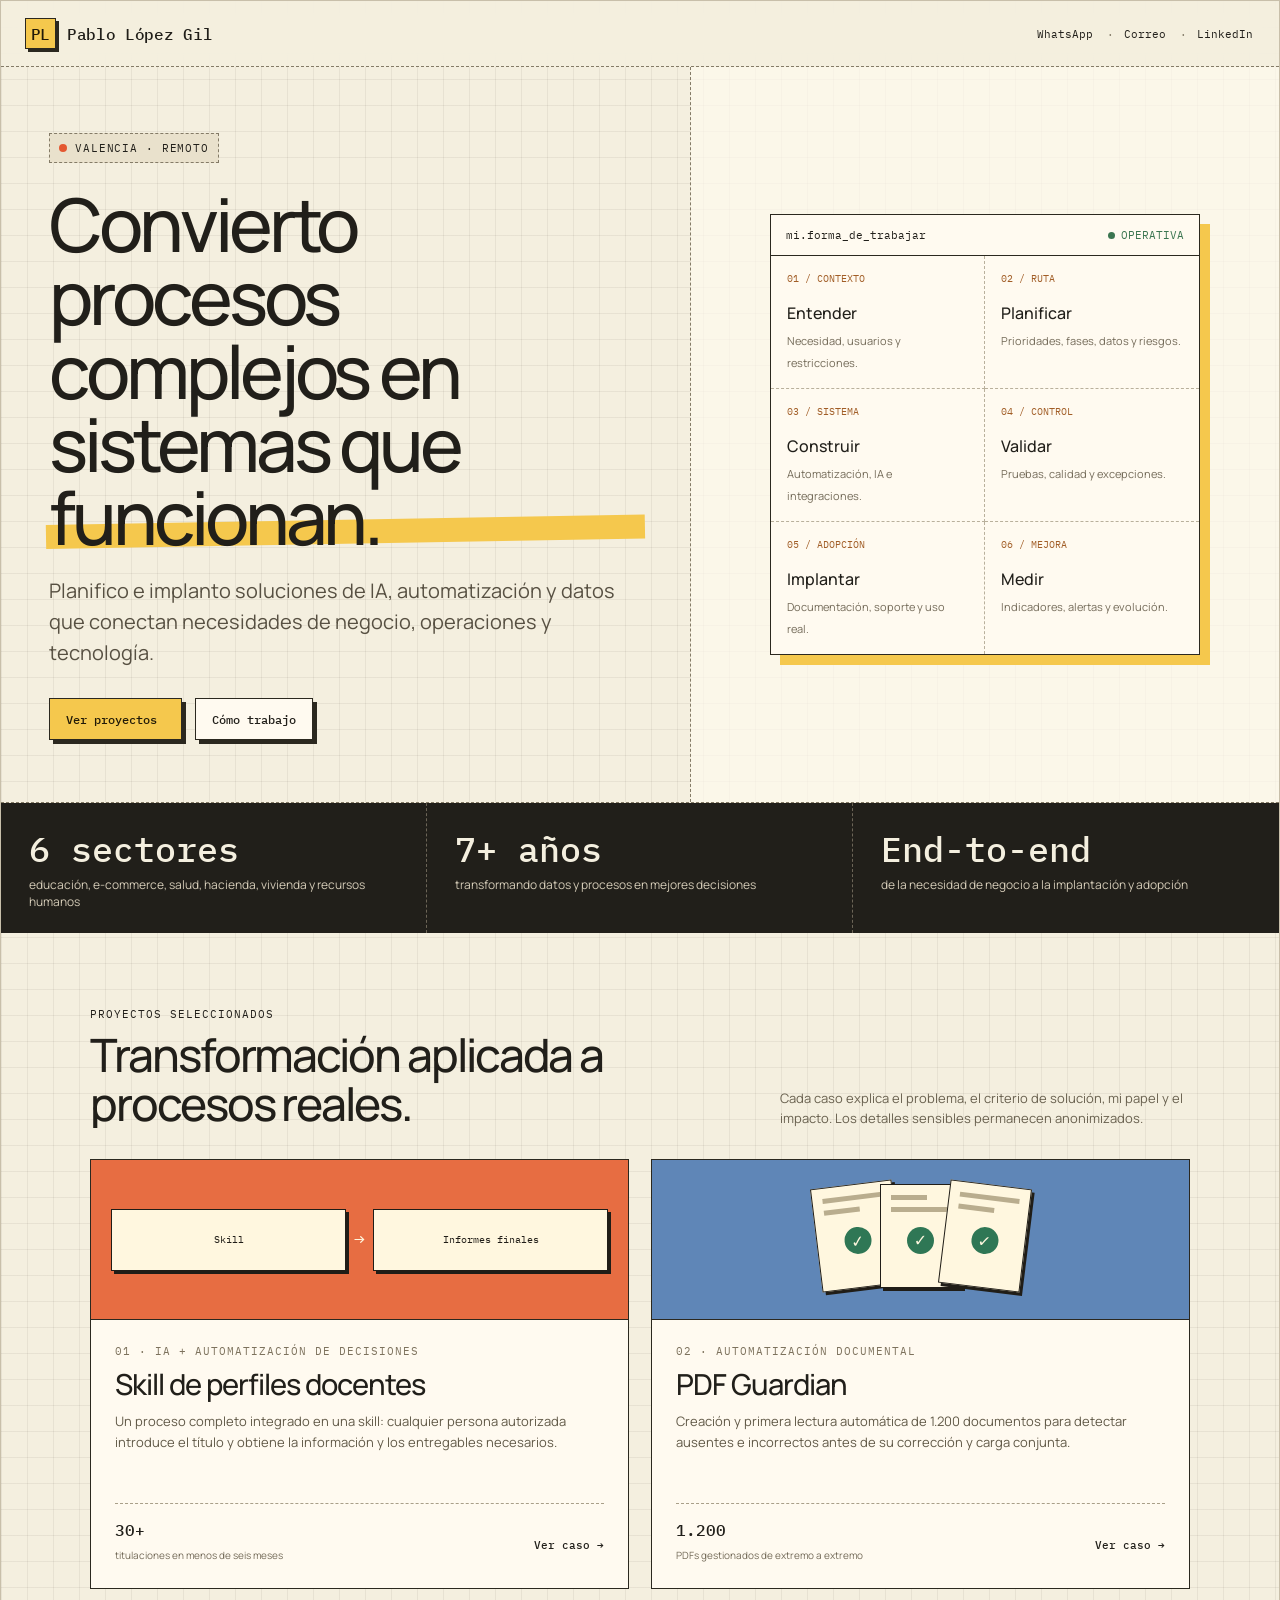
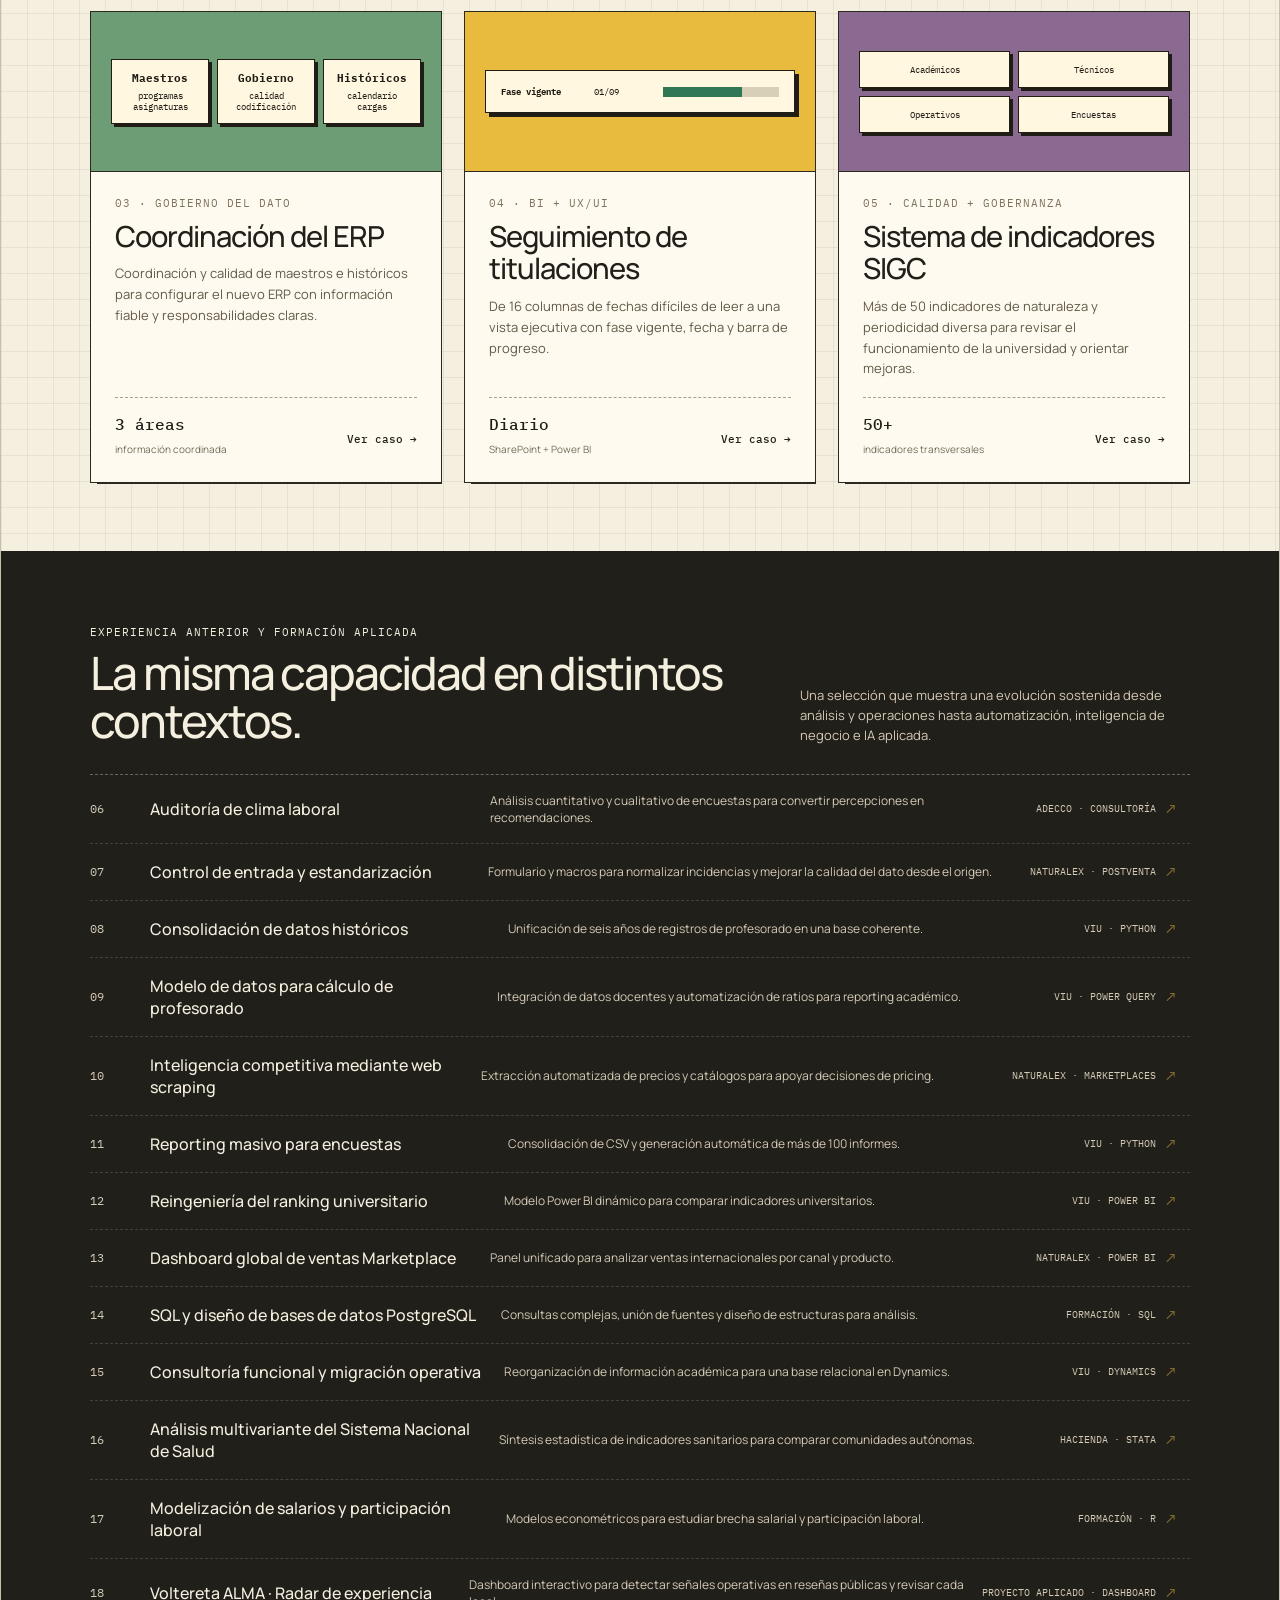
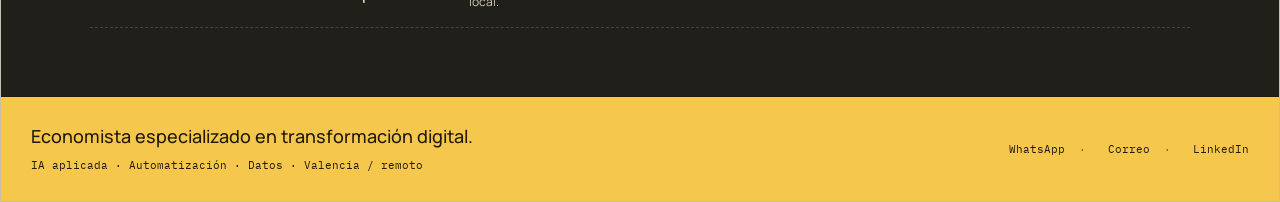
<file: index.html>
<!doctype html>
<html lang="es">
<head>
<meta charset="utf-8">
<meta name="viewport" content="width=device-width, initial-scale=1, viewport-fit=cover">
<meta name="theme-color" content="#f4efdf">
<meta name="description" content="Portfolio de Pablo López Gil: IA aplicada, automatización, datos y transformación de procesos.">
<title>Portfolio de Pablo López Gil</title>
<style>
  @import url('https://fonts.googleapis.com/css2?family=IBM+Plex+Mono:wght@400;500&family=Manrope:wght@400;500&display=swap');

  html {
    min-width: 320px;
    background: #f4efdf;
    -webkit-text-size-adjust: 100%;
  }

  body {
    min-width: 320px;
    min-height: 100vh;
    margin: 0;
    background: #f4efdf;
  }

  #pablo-portfolio-master {
    --ppm-ink: #211f1a;
    --ppm-paper: #f4efdf;
    --ppm-accent: #f5c84d;
    --ppm-orange: #e76d42;
    --ppm-blue: #5f86b7;
    --ppm-green: #6c9d75;
    --ppm-scroll: 0;
    color-scheme: light;
    position: relative;
    width: 100%;
    color: light-dark(#211f1a, #f2ecd9);
    font-family: "Manrope", system-ui, sans-serif;
    -webkit-font-smoothing: antialiased;
  }

  #pablo-portfolio-master * { box-sizing: border-box; }
  #pablo-portfolio-master button,
  #pablo-portfolio-master a { font: inherit; }
  #pablo-portfolio-master h1,
  #pablo-portfolio-master h2,
  #pablo-portfolio-master h3,
  #pablo-portfolio-master p { margin-top: 0; }

  #pablo-portfolio-master .ppm-site {
    position: relative;
    overflow: hidden;
    background-color: light-dark(#f4efdf, #171611);
    background-image:
      linear-gradient(light-dark(rgba(46, 42, 32, .065), rgba(255, 246, 218, .055)) 1px, transparent 1px),
      linear-gradient(90deg, light-dark(rgba(46, 42, 32, .065), rgba(255, 246, 218, .055)) 1px, transparent 1px);
    background-size: 26px 26px;
    border: 1px solid light-dark(#c8bfaa, #3a372e);
  }

  #pablo-portfolio-master .ppm-scroll-progress {
    position: fixed;
    z-index: 100;
    top: 0;
    right: 0;
    left: 0;
    height: 3px;
    pointer-events: none;
  }

  #pablo-portfolio-master .ppm-scroll-progress span {
    display: block;
    width: calc(var(--ppm-scroll) * 100%);
    height: 100%;
    background: linear-gradient(90deg, var(--ppm-orange), var(--ppm-accent), var(--ppm-green));
    box-shadow: 0 0 18px rgba(245, 200, 77, .5);
    transform-origin: left center;
  }

  #pablo-portfolio-master .ppm-mono,
  #pablo-portfolio-master .ppm-eyebrow,
  #pablo-portfolio-master .ppm-tag,
  #pablo-portfolio-master .ppm-brand,
  #pablo-portfolio-master .ppm-nav-links,
  #pablo-portfolio-master .ppm-button,
  #pablo-portfolio-master .ppm-card-num,
  #pablo-portfolio-master .ppm-method-num,
  #pablo-portfolio-master .ppm-metric-value,
  #pablo-portfolio-master .ppm-detail-label,
  #pablo-portfolio-master .ppm-small-label { font-family: "IBM Plex Mono", monospace; }

  #pablo-portfolio-master .ppm-nav {
    position: sticky;
    z-index: 40;
    top: 0;
    display: flex;
    align-items: center;
    justify-content: space-between;
    gap: 20px;
    padding: 17px 24px;
    background: light-dark(rgba(244, 239, 223, .86), rgba(23, 22, 17, .9));
    border-bottom: 1px dashed light-dark(#847b67, #67604f);
    -webkit-backdrop-filter: blur(14px) saturate(1.25);
    backdrop-filter: blur(14px) saturate(1.25);
  }

  #pablo-portfolio-master .ppm-brand {
    display: flex;
    align-items: center;
    gap: 11px;
    font-weight: 500;
    letter-spacing: -.02em;
  }

  #pablo-portfolio-master .ppm-mark {
    display: grid;
    place-items: center;
    width: 31px;
    height: 31px;
    color: #211a08;
    background: light-dark(#f5c84d, #e2ad2f);
    border: 1px solid light-dark(#2b281f, #f1e8ce);
    box-shadow: 3px 3px 0 light-dark(#2b281f, #e7ddc2);
    transition: transform .25s cubic-bezier(.2,.8,.2,1), box-shadow .25s ease;
  }

  #pablo-portfolio-master .ppm-brand:hover .ppm-mark {
    box-shadow: 5px 5px 0 light-dark(#2b281f, #e7ddc2);
    transform: rotate(-5deg) translate(-1px, -1px);
  }

  #pablo-portfolio-master .ppm-nav-links {
    display: flex;
    align-items: center;
    gap: 12px;
    font-size: 12px;
  }

  #pablo-portfolio-master .ppm-contact-links {
    display: flex;
    align-items: center;
    gap: 0;
  }

  #pablo-portfolio-master .ppm-contact-link {
    display: inline-flex;
    align-items: center;
    min-height: 31px;
    padding: 0 2px;
    color: light-dark(#211f1a, #f1eddf);
    background: transparent;
    border: 0;
    font-size: 11px;
    text-decoration: none;
    transition: color .18s ease;
  }

  #pablo-portfolio-master .ppm-contact-link:hover,
  #pablo-portfolio-master .ppm-contact-link:focus-visible {
    color: light-dark(#9b6e00, #f5c84d);
    outline: none;
  }

  #pablo-portfolio-master .ppm-contact-link + .ppm-contact-link::before {
    content: '·';
    margin: 0 10px;
    color: light-dark(#847b67, #67604f);
  }

  #pablo-portfolio-master .ppm-nav-link {
    color: inherit;
    text-decoration: none;
  }

  #pablo-portfolio-master .ppm-button {
    display: inline-flex;
    align-items: center;
    justify-content: center;
    gap: 8px;
    min-height: 42px;
    padding: 0 16px;
    color: #211a08;
    background: light-dark(#f5c84d, #e2ad2f);
    border: 1px solid light-dark(#2b281f, #f1e8ce);
    box-shadow: 4px 4px 0 light-dark(#2b281f, #e7ddc2);
    font-size: 12px;
    font-weight: 500;
    text-decoration: none;
    cursor: pointer;
    transition: transform .18s cubic-bezier(.2,.8,.2,1), box-shadow .18s ease, background-color .18s ease;
  }

  #pablo-portfolio-master .ppm-button:hover,
  #pablo-portfolio-master .ppm-button:focus-visible {
    box-shadow: 6px 6px 0 light-dark(#2b281f, #e7ddc2);
    outline: none;
    transform: translate(-2px, -2px);
  }

  #pablo-portfolio-master .ppm-button:active {
    box-shadow: 1px 1px 0 light-dark(#2b281f, #e7ddc2);
    transform: translate(2px, 2px);
  }

  #pablo-portfolio-master .ppm-button-secondary {
    color: light-dark(#211f1a, #f1eddf);
    background: light-dark(#fffaf0, #232118);
  }

  #pablo-portfolio-master .ppm-button-ghost {
    min-height: 40px;
    padding: 0;
    color: inherit;
    background: transparent;
    border: 0;
    box-shadow: none;
  }

  #pablo-portfolio-master .ppm-button-ghost:hover,
  #pablo-portfolio-master .ppm-button-ghost:focus-visible,
  #pablo-portfolio-master .ppm-button-ghost:active {
    color: light-dark(#9b6e00, #f5c84d);
    background: transparent;
    box-shadow: none;
    outline: none;
    transform: none;
    text-decoration: underline;
    text-underline-offset: 4px;
  }

  #pablo-portfolio-master .ppm-home[hidden],
  #pablo-portfolio-master .ppm-detail[hidden] { display: none; }

  #pablo-portfolio-master .ppm-hero {
    position: relative;
    isolation: isolate;
    display: grid;
    grid-template-columns: minmax(0, 1.08fr) minmax(330px, .92fr);
    min-height: 500px;
    border-bottom: 1px dashed light-dark(#847b67, #67604f);
  }

  #pablo-portfolio-master .ppm-hero-copy {
    display: flex;
    flex-direction: column;
    justify-content: center;
    padding: 66px 48px 62px;
    border-right: 1px dashed light-dark(#847b67, #67604f);
  }

  #pablo-portfolio-master .ppm-kicker {
    display: inline-flex;
    align-items: center;
    gap: 8px;
    width: fit-content;
    margin-bottom: 24px;
    padding: 7px 9px;
    background: light-dark(#e9e1cc, #2a281f);
    border: 1px dashed light-dark(#847b67, #67604f);
    font-family: "IBM Plex Mono", monospace;
    font-size: 11px;
    letter-spacing: .08em;
    text-transform: uppercase;
  }

  #pablo-portfolio-master .ppm-kicker-dot {
    width: 8px;
    height: 8px;
    background: light-dark(#e45831, #f17954);
    border-radius: 50%;
  }

  #pablo-portfolio-master h1 {
    max-width: 680px;
    margin-bottom: 22px;
    font-size: clamp(39px, 6.5vw, 74px);
    font-weight: 500;
    line-height: .99;
    letter-spacing: -.055em;
  }

  #pablo-portfolio-master .ppm-highlight {
    position: relative;
    z-index: 0;
    display: inline-block;
  }

  #pablo-portfolio-master .ppm-highlight::after {
    content: "";
    position: absolute;
    z-index: -1;
    right: -3px;
    bottom: 5px;
    left: -3px;
    height: .32em;
    background: light-dark(#f5c84d, #b88115);
    transform: rotate(-1deg);
    transform-origin: left center;
  }

  #pablo-portfolio-master.ppm-motion-ready .ppm-highlight::after {
    animation: ppm-highlight-in .8s .45s cubic-bezier(.2,.8,.2,1) both;
  }

  @keyframes ppm-highlight-in {
    from { transform: rotate(-1deg) scaleX(0); }
    to { transform: rotate(-1deg) scaleX(1); }
  }

  #pablo-portfolio-master .ppm-lead {
    max-width: 630px;
    margin-bottom: 30px;
    color: light-dark(#575042, #c7bea8);
    font-size: clamp(16px, 2vw, 20px);
    line-height: 1.55;
  }

  #pablo-portfolio-master .ppm-actions {
    display: flex;
    flex-wrap: wrap;
    gap: 13px;
  }

  #pablo-portfolio-master .ppm-hero-method {
    position: relative;
    display: flex;
    align-items: center;
    justify-content: center;
    padding: 44px 34px;
    background: light-dark(rgba(255, 251, 239, .68), rgba(29, 28, 22, .75));
    perspective: 1100px;
  }

  #pablo-portfolio-master .ppm-method-board {
    position: relative;
    z-index: 1;
    width: min(100%, 430px);
    background: light-dark(#fffaf0, #232118);
    border: 1px solid light-dark(#2b281f, #e7ddc2);
    box-shadow: 10px 10px 0 light-dark(#f5c84d, #9a6d11);
    transform: rotateX(var(--ppm-tilt-y, 0deg)) rotateY(var(--ppm-tilt-x, 0deg));
    transform-style: preserve-3d;
    transition: transform .18s ease-out, box-shadow .3s ease;
  }

  #pablo-portfolio-master .ppm-method-board:hover {
    box-shadow: 14px 14px 0 light-dark(#f5c84d, #9a6d11);
  }

  #pablo-portfolio-master .ppm-method-head {
    display: flex;
    align-items: center;
    justify-content: space-between;
    gap: 16px;
    padding: 13px 15px;
    border-bottom: 1px solid light-dark(#2b281f, #e7ddc2);
    font-family: "IBM Plex Mono", monospace;
    font-size: 11px;
  }

  #pablo-portfolio-master .ppm-status {
    display: inline-flex;
    align-items: center;
    gap: 6px;
    color: light-dark(#3b7550, #75be91);
  }

  #pablo-portfolio-master .ppm-status::before {
    content: "";
    width: 7px;
    height: 7px;
    background: currentColor;
    border-radius: 50%;
    animation: ppm-status-pulse 2.2s ease-in-out infinite;
  }

  @keyframes ppm-status-pulse {
    0%, 100% { box-shadow: 0 0 0 0 rgba(59, 117, 80, 0); }
    45% { box-shadow: 0 0 0 5px rgba(59, 117, 80, .14); }
  }

  #pablo-portfolio-master .ppm-method-grid {
    display: grid;
    grid-template-columns: repeat(2, 1fr);
  }

  #pablo-portfolio-master .ppm-method-cell {
    min-height: 113px;
    padding: 16px;
    border-right: 1px dashed light-dark(#b9b09c, #514c3f);
    border-bottom: 1px dashed light-dark(#b9b09c, #514c3f);
    transition: background-color .22s ease, transform .22s cubic-bezier(.2,.8,.2,1);
  }

  #pablo-portfolio-master .ppm-method-cell:hover {
    background: light-dark(rgba(245, 200, 77, .2), rgba(226, 173, 47, .13));
    transform: translateZ(12px);
  }

  #pablo-portfolio-master.ppm-motion-ready .ppm-hero-copy > *,
  #pablo-portfolio-master.ppm-motion-ready .ppm-method-cell {
    opacity: 0;
    transform: translateY(18px);
    animation: ppm-rise-in .65s cubic-bezier(.2,.8,.2,1) forwards;
  }

  #pablo-portfolio-master.ppm-motion-ready .ppm-hero-copy > :nth-child(1) { animation-delay: .05s; }
  #pablo-portfolio-master.ppm-motion-ready .ppm-hero-copy > :nth-child(2) { animation-delay: .12s; }
  #pablo-portfolio-master.ppm-motion-ready .ppm-hero-copy > :nth-child(3) { animation-delay: .2s; }
  #pablo-portfolio-master.ppm-motion-ready .ppm-hero-copy > :nth-child(4) { animation-delay: .28s; }
  #pablo-portfolio-master.ppm-motion-ready .ppm-method-cell:nth-child(1) { animation-delay: .18s; }
  #pablo-portfolio-master.ppm-motion-ready .ppm-method-cell:nth-child(2) { animation-delay: .24s; }
  #pablo-portfolio-master.ppm-motion-ready .ppm-method-cell:nth-child(3) { animation-delay: .3s; }
  #pablo-portfolio-master.ppm-motion-ready .ppm-method-cell:nth-child(4) { animation-delay: .36s; }
  #pablo-portfolio-master.ppm-motion-ready .ppm-method-cell:nth-child(5) { animation-delay: .42s; }
  #pablo-portfolio-master.ppm-motion-ready .ppm-method-cell:nth-child(6) { animation-delay: .48s; }

  @keyframes ppm-rise-in {
    to { opacity: 1; transform: translateY(0); }
  }

  #pablo-portfolio-master .ppm-method-cell:nth-child(2n) { border-right: 0; }
  #pablo-portfolio-master .ppm-method-cell:nth-last-child(-n+2) { border-bottom: 0; }

  #pablo-portfolio-master .ppm-method-num {
    display: block;
    margin-bottom: 17px;
    color: light-dark(#a15d26, #efaa69);
    font-size: 10px;
  }

  #pablo-portfolio-master .ppm-method-cell strong {
    display: block;
    margin-bottom: 4px;
    font-weight: 500;
  }

  #pablo-portfolio-master .ppm-method-cell span:last-child {
    color: light-dark(#746b59, #aaa18d);
    font-size: 11px;
    line-height: 1.45;
  }

  #pablo-portfolio-master .ppm-proof {
    display: grid;
    grid-template-columns: repeat(3, 1fr);
    color: light-dark(#f4efdf, #211f1a);
    background: light-dark(#211f1a, #eee6d0);
  }

  #pablo-portfolio-master .ppm-proof-item {
    padding: 23px 28px;
    border-right: 1px dashed light-dark(#6c6557, #817967);
  }

  #pablo-portfolio-master .ppm-proof-item:last-child { border-right: 0; }

  #pablo-portfolio-master .ppm-proof-value {
    margin-bottom: 4px;
    font-family: "IBM Plex Mono", monospace;
    font-size: clamp(25px, 4vw, 35px);
    font-weight: 500;
  }

  #pablo-portfolio-master .ppm-proof-label {
    color: light-dark(#d4cbb7, #5b5446);
    font-size: 12px;
  }

  #pablo-portfolio-master .ppm-projects,
  #pablo-portfolio-master .ppm-other {
    padding: 68px 34px;
  }

  #pablo-portfolio-master .ppm-lab {
    padding: 70px 34px;
    color: #f4efdf;
    background: #171611;
    border-bottom: 1px dashed #67604f;
  }

  #pablo-portfolio-master .ppm-lab-inner {
    max-width: 1100px;
    margin: 0 auto;
  }

  #pablo-portfolio-master .ppm-lab-head {
    display: grid;
    grid-template-columns: 1.05fr .95fr;
    gap: 30px;
    align-items: end;
    margin-bottom: 31px;
  }

  #pablo-portfolio-master .ppm-lab-head h2 {
    margin: 8px 0 0;
    font-size: clamp(31px, 5vw, 54px);
    font-weight: 500;
    line-height: 1.02;
    letter-spacing: -.05em;
  }

  #pablo-portfolio-master .ppm-lab-head p {
    max-width: 440px;
    margin: 0;
    color: #cfc5ad;
    font-size: 14px;
    line-height: 1.65;
  }

  #pablo-portfolio-master .ppm-lab-shell {
    display: grid;
    grid-template-columns: minmax(280px, .78fr) minmax(0, 1.22fr);
    min-width: 0;
    background: #242119;
    border: 1px solid #eee6d0;
    box-shadow: 10px 10px 0 #e2ad2f;
  }

  #pablo-portfolio-master .ppm-lab-chat,
  #pablo-portfolio-master .ppm-lab-result { min-width: 0; }

  #pablo-portfolio-master .ppm-lab-chat {
    padding: 24px;
    border-right: 1px dashed #67604f;
  }

  #pablo-portfolio-master .ppm-lab-window-head,
  #pablo-portfolio-master .ppm-lab-status-row {
    display: flex;
    align-items: center;
    justify-content: space-between;
    gap: 12px;
    font-family: "IBM Plex Mono", monospace;
    font-size: 10px;
    letter-spacing: .06em;
    text-transform: uppercase;
  }

  #pablo-portfolio-master .ppm-lab-status-row {
    padding: 13px 17px;
    color: #211a08;
    background: #e2ad2f;
  }

  #pablo-portfolio-master .ppm-lab-message {
    margin: 26px 0 20px;
    padding: 16px;
    color: #211f1a;
    background: #fff7df;
    border: 1px solid #eee6d0;
    box-shadow: 4px 4px 0 #e2ad2f;
    font-size: 13px;
    line-height: 1.55;
  }

  #pablo-portfolio-master .ppm-lab-message span {
    display: block;
    margin-bottom: 8px;
    color: #8b551f;
    font-family: "IBM Plex Mono", monospace;
    font-size: 9px;
    text-transform: uppercase;
  }

  #pablo-portfolio-master .ppm-scenarios {
    display: grid;
    gap: 9px;
  }

  #pablo-portfolio-master .ppm-scenario {
    display: flex;
    align-items: center;
    justify-content: space-between;
    gap: 14px;
    min-height: 48px;
    padding: 10px 12px;
    color: #f4efdf;
    background: transparent;
    border: 1px solid #67604f;
    font-family: "IBM Plex Mono", monospace;
    font-size: 11px;
    text-align: left;
    cursor: pointer;
  }

  #pablo-portfolio-master .ppm-scenario[aria-pressed="true"] {
    color: #211a08;
    background: #e2ad2f;
    border-color: #e2ad2f;
  }

  #pablo-portfolio-master .ppm-scenario-code { opacity: .72; }

  #pablo-portfolio-master .ppm-lab-result {
    display: flex;
    flex-direction: column;
  }

  #pablo-portfolio-master .ppm-lab-blueprint {
    display: grid;
    grid-template-columns: repeat(2, minmax(0, 1fr));
    flex: 1;
  }

  #pablo-portfolio-master .ppm-blueprint-cell {
    min-width: 0;
    min-height: 148px;
    padding: 20px;
    border-right: 1px dashed #67604f;
    border-bottom: 1px dashed #67604f;
  }

  #pablo-portfolio-master .ppm-blueprint-cell:nth-child(2n) { border-right: 0; }
  #pablo-portfolio-master .ppm-blueprint-cell:nth-last-child(-n+2) { border-bottom: 0; }

  #pablo-portfolio-master .ppm-blueprint-step {
    display: block;
    margin-bottom: 14px;
    color: #e2ad2f;
    font-family: "IBM Plex Mono", monospace;
    font-size: 9px;
    letter-spacing: .08em;
    text-transform: uppercase;
  }

  #pablo-portfolio-master .ppm-blueprint-cell strong {
    display: block;
    margin-bottom: 7px;
    font-size: 15px;
    font-weight: 500;
  }

  #pablo-portfolio-master .ppm-blueprint-cell p {
    margin: 0;
    color: #cfc5ad;
    font-size: 11px;
    line-height: 1.55;
  }

  #pablo-portfolio-master .ppm-lab-proof {
    display: flex;
    align-items: center;
    justify-content: space-between;
    gap: 18px;
    padding: 18px 20px;
    border-top: 1px solid #eee6d0;
  }

  #pablo-portfolio-master .ppm-lab-proof strong {
    display: block;
    margin-bottom: 4px;
    font-weight: 500;
  }

  #pablo-portfolio-master .ppm-lab-proof span {
    color: #cfc5ad;
    font-family: "IBM Plex Mono", monospace;
    font-size: 9px;
    text-transform: uppercase;
  }

  #pablo-portfolio-master .ppm-lab-open {
    min-height: 42px;
    padding: 0 14px;
    color: #211a08;
    background: #e2ad2f;
    border: 1px solid #eee6d0;
    box-shadow: 3px 3px 0 #eee6d0;
    font-family: "IBM Plex Mono", monospace;
    font-size: 10px;
    font-weight: 500;
    cursor: pointer;
  }

  #pablo-portfolio-master .ppm-chat-shell {
    min-width: 0;
    overflow: hidden;
    background: #242119;
    border: 1px solid #eee6d0;
    box-shadow: 10px 10px 0 #e2ad2f;
  }

  #pablo-portfolio-master .ppm-sr-only {
    position: absolute;
    width: 1px;
    height: 1px;
    padding: 0;
    overflow: hidden;
    clip: rect(0, 0, 0, 0);
    white-space: nowrap;
    border: 0;
  }

  #pablo-portfolio-master .ppm-chat-topbar {
    display: flex;
    align-items: center;
    justify-content: space-between;
    gap: 16px;
    padding: 14px 17px;
    color: #211a08;
    background: #e2ad2f;
    font-family: "IBM Plex Mono", monospace;
    font-size: 10px;
    letter-spacing: .05em;
    text-transform: uppercase;
  }

  #pablo-portfolio-master .ppm-chat-identity {
    display: flex;
    align-items: center;
    gap: 9px;
  }

  #pablo-portfolio-master .ppm-chat-avatar {
    display: grid;
    place-items: center;
    width: 27px;
    height: 27px;
    color: #fff7df;
    background: #211a08;
    border-radius: 50%;
  }

  #pablo-portfolio-master .ppm-chat-layout {
    display: grid;
    grid-template-columns: minmax(0, 1.35fr) minmax(220px, .65fr);
    min-width: 0;
  }

  #pablo-portfolio-master .ppm-chat-main,
  #pablo-portfolio-master .ppm-chat-side { min-width: 0; }

  #pablo-portfolio-master .ppm-chat-main {
    display: flex;
    flex-direction: column;
    border-right: 1px dashed #67604f;
  }

  #pablo-portfolio-master .ppm-chat-thread {
    display: flex;
    flex-direction: column;
    gap: 17px;
    min-height: 430px;
    max-height: 640px;
    overflow-y: auto;
    padding: 25px;
    scroll-behavior: smooth;
  }

  #pablo-portfolio-master .ppm-chat-message {
    max-width: 88%;
    padding: 15px 16px;
    font-size: 13px;
    line-height: 1.58;
  }

  #pablo-portfolio-master .ppm-chat-message.ppm-bot {
    align-self: flex-start;
    color: #211f1a;
    background: #fff7df;
    border: 1px solid #eee6d0;
    box-shadow: 4px 4px 0 #e2ad2f;
  }

  #pablo-portfolio-master .ppm-chat-message.ppm-user {
    align-self: flex-end;
    color: #fff7df;
    background: #4d483b;
    border: 1px solid #8d846e;
  }

  #pablo-portfolio-master .ppm-message-author {
    display: block;
    margin-bottom: 8px;
    color: #945a22;
    font-family: "IBM Plex Mono", monospace;
    font-size: 9px;
    letter-spacing: .07em;
    text-transform: uppercase;
  }

  #pablo-portfolio-master .ppm-user .ppm-message-author { color: #e8d6ae; }

  #pablo-portfolio-master .ppm-answer-section + .ppm-answer-section {
    margin-top: 13px;
    padding-top: 12px;
    border-top: 1px dashed #b9ad8e;
  }

  #pablo-portfolio-master .ppm-answer-section strong {
    display: block;
    margin-bottom: 4px;
    font-weight: 500;
  }

  #pablo-portfolio-master .ppm-proof-case {
    margin-top: 14px;
    padding: 13px;
    color: #fff7df;
    background: #211a08;
  }

  #pablo-portfolio-master .ppm-proof-case span {
    display: block;
    margin-bottom: 5px;
    color: #e2ad2f;
    font-family: "IBM Plex Mono", monospace;
    font-size: 9px;
    text-transform: uppercase;
  }

  #pablo-portfolio-master .ppm-proof-case strong {
    display: block;
    margin-bottom: 6px;
    font-weight: 500;
  }

  #pablo-portfolio-master .ppm-proof-case p {
    margin: 0;
    color: #d8ceb7;
    font-size: 11px;
    line-height: 1.55;
  }

  #pablo-portfolio-master .ppm-chat-case-button {
    min-height: 38px;
    margin-top: 12px;
    padding: 0 11px;
    color: #211a08;
    background: #e2ad2f;
    border: 1px solid #fff7df;
    font-family: "IBM Plex Mono", monospace;
    font-size: 10px;
    font-weight: 500;
    cursor: pointer;
  }

  #pablo-portfolio-master .ppm-chat-typing {
    display: inline-flex;
    align-items: center;
    gap: 5px;
  }

  #pablo-portfolio-master .ppm-chat-typing span {
    width: 7px;
    height: 7px;
    background: #945a22;
    border-radius: 50%;
    animation: ppm-chat-pulse 1s ease-in-out infinite;
  }

  #pablo-portfolio-master .ppm-chat-typing span:nth-child(2) { animation-delay: .12s; }
  #pablo-portfolio-master .ppm-chat-typing span:nth-child(3) { animation-delay: .24s; }

  @keyframes ppm-chat-pulse {
    0%, 100% { opacity: .35; transform: translateY(0); }
    50% { opacity: 1; transform: translateY(-2px); }
  }

  #pablo-portfolio-master .ppm-chat-suggestions {
    display: flex;
    flex-wrap: wrap;
    gap: 8px;
    padding: 0 25px 18px;
  }

  #pablo-portfolio-master .ppm-chat-suggestion {
    min-height: 38px;
    padding: 7px 10px;
    color: #f4efdf;
    background: transparent;
    border: 1px solid #67604f;
    font-family: "IBM Plex Mono", monospace;
    font-size: 10px;
    text-align: left;
    cursor: pointer;
  }

  #pablo-portfolio-master .ppm-chat-form {
    display: grid;
    grid-template-columns: minmax(0, 1fr) auto;
    gap: 10px;
    padding: 17px;
    border-top: 1px solid #eee6d0;
  }

  #pablo-portfolio-master .ppm-chat-input {
    width: 100%;
    min-width: 0;
    min-height: 46px;
    padding: 11px 13px;
    color: #211f1a;
    background: #fff7df;
    border: 1px solid #eee6d0;
    font-size: 16px;
  }

  #pablo-portfolio-master .ppm-chat-send {
    min-height: 46px;
    padding: 0 15px;
    color: #211a08;
    background: #e2ad2f;
    border: 1px solid #eee6d0;
    box-shadow: 3px 3px 0 #eee6d0;
    font-family: "IBM Plex Mono", monospace;
    font-size: 10px;
    font-weight: 500;
    cursor: pointer;
  }

  #pablo-portfolio-master .ppm-chat-side {
    padding: 23px;
    background: #1c1a15;
  }

  #pablo-portfolio-master .ppm-chat-side h3 {
    margin: 8px 0 18px;
    color: #f4efdf;
    font-size: 20px;
    font-weight: 500;
    letter-spacing: -.025em;
  }

  #pablo-portfolio-master .ppm-knowledge-list {
    display: grid;
    gap: 0;
    border-top: 1px dashed #67604f;
  }

  #pablo-portfolio-master .ppm-knowledge-row {
    display: flex;
    align-items: center;
    justify-content: space-between;
    gap: 10px;
    padding: 11px 0;
    color: #cfc5ad;
    border-bottom: 1px dashed #67604f;
    font-size: 11px;
  }

  #pablo-portfolio-master .ppm-knowledge-row span:last-child {
    color: #e2ad2f;
    font-family: "IBM Plex Mono", monospace;
    font-size: 9px;
  }

  #pablo-portfolio-master .ppm-chat-note {
    margin: 20px 0 0;
    color: #9f9785;
    font-size: 10px;
    line-height: 1.55;
  }

  #pablo-portfolio-master .ppm-section-head {
    display: flex;
    align-items: end;
    justify-content: space-between;
    gap: 24px;
    max-width: 1100px;
    margin: 0 auto 31px;
  }

  #pablo-portfolio-master .ppm-eyebrow,
  #pablo-portfolio-master .ppm-card-num,
  #pablo-portfolio-master .ppm-detail-label,
  #pablo-portfolio-master .ppm-small-label {
    font-size: 11px;
    letter-spacing: .09em;
    text-transform: uppercase;
  }

  #pablo-portfolio-master .ppm-section-head h2,
  #pablo-portfolio-master .ppm-detail-hero h2,
  #pablo-portfolio-master .ppm-other h2 {
    margin: 8px 0 0;
    font-size: clamp(29px, 4.2vw, 46px);
    font-weight: 500;
    line-height: 1.05;
    letter-spacing: -.045em;
  }

  #pablo-portfolio-master .ppm-section-note {
    max-width: 410px;
    margin: 0;
    color: light-dark(#69614f, #b6ad98);
    font-size: 13px;
    line-height: 1.55;
  }

  #pablo-portfolio-master .ppm-project-grid {
    display: grid;
    grid-template-columns: repeat(6, 1fr);
    gap: 22px;
    max-width: 1100px;
    margin: 0 auto;
  }

  #pablo-portfolio-master .ppm-project-card {
    --ppm-card-rx: 0deg;
    --ppm-card-ry: 0deg;
    --ppm-card-lift: 0px;
    display: flex;
    flex-direction: column;
    grid-column: span 2;
    min-height: 430px;
    background: light-dark(#fffaf0, #232118);
    border: 1px solid light-dark(#2b281f, #e7ddc2);
    box-shadow: 7px 7px 0 light-dark(#2b281f, #e7ddc2);
    transform: perspective(1000px) rotateX(var(--ppm-card-rx)) rotateY(var(--ppm-card-ry)) translateY(var(--ppm-card-lift));
    transform-style: preserve-3d;
    transition: transform .25s cubic-bezier(.2,.8,.2,1), box-shadow .25s ease;
  }

  #pablo-portfolio-master .ppm-project-card:hover,
  #pablo-portfolio-master .ppm-project-card:focus-within {
    --ppm-card-lift: -7px;
    box-shadow: 12px 14px 0 light-dark(#2b281f, #e7ddc2);
  }

  #pablo-portfolio-master .ppm-project-card.ppm-wide { grid-column: span 3; }

  #pablo-portfolio-master .ppm-card-art {
    position: relative;
    display: grid;
    place-items: center;
    min-height: 160px;
    overflow: hidden;
    padding: 20px;
    color: #201d17;
    background: #e8dfc9;
    border-bottom: 1px solid light-dark(#2b281f, #e7ddc2);
  }

  #pablo-portfolio-master .ppm-card-art::after {
    content: "";
    position: absolute;
    inset: 0;
    background: linear-gradient(112deg, transparent 20%, rgba(255,255,255,.22) 43%, transparent 65%);
    transform: translateX(-130%);
    transition: transform .75s cubic-bezier(.2,.8,.2,1);
    pointer-events: none;
  }

  #pablo-portfolio-master .ppm-project-card:hover .ppm-card-art::after,
  #pablo-portfolio-master .ppm-project-card:focus-within .ppm-card-art::after {
    transform: translateX(130%);
  }

  #pablo-portfolio-master .ppm-card-art > * {
    transition: transform .35s cubic-bezier(.2,.8,.2,1);
  }

  #pablo-portfolio-master .ppm-project-card:hover .ppm-card-art > *,
  #pablo-portfolio-master .ppm-project-card:focus-within .ppm-card-art > * {
    transform: translateY(-3px) scale(1.025);
  }

  #pablo-portfolio-master .ppm-art-orange { background: #e76d42; }
  #pablo-portfolio-master .ppm-art-blue { background: #5f86b7; }
  #pablo-portfolio-master .ppm-art-green { background: #6c9d75; }
  #pablo-portfolio-master .ppm-art-yellow { background: #e8ba3e; }
  #pablo-portfolio-master .ppm-art-plum { background: #8b6a91; }

  #pablo-portfolio-master .ppm-mini-flow {
    display: grid;
    grid-template-columns: 1fr auto 1fr;
    align-items: center;
    gap: 8px;
    width: 100%;
  }

  #pablo-portfolio-master .ppm-mini-box {
    display: grid;
    place-items: center;
    min-height: 62px;
    padding: 8px;
    background: #fff7df;
    border: 1px solid #201d17;
    box-shadow: 3px 3px 0 #201d17;
    font-family: "IBM Plex Mono", monospace;
    font-size: 10px;
    text-align: center;
  }

  #pablo-portfolio-master .ppm-mini-arrow {
    color: #fff7df;
    font-family: "IBM Plex Mono", monospace;
    font-size: 18px;
  }

  #pablo-portfolio-master .ppm-mini-docs {
    position: relative;
    width: 210px;
    height: 112px;
  }

  #pablo-portfolio-master .ppm-mini-doc {
    position: absolute;
    top: 0;
    width: 82px;
    height: 104px;
    padding: 10px;
    background: #fff7df;
    border: 1px solid #201d17;
    box-shadow: 3px 3px 0 #201d17;
    transition: transform .35s cubic-bezier(.2,.8,.2,1);
  }

  #pablo-portfolio-master .ppm-mini-doc:nth-child(1) { left: 0; transform: rotate(-7deg); }
  #pablo-portfolio-master .ppm-mini-doc:nth-child(2) { left: 64px; }
  #pablo-portfolio-master .ppm-mini-doc:nth-child(3) { right: 0; transform: rotate(7deg); }

  #pablo-portfolio-master .ppm-project-card:hover .ppm-mini-doc:nth-child(1) { transform: translate(-5px, -3px) rotate(-10deg); }
  #pablo-portfolio-master .ppm-project-card:hover .ppm-mini-doc:nth-child(2) { transform: translateY(-7px); }
  #pablo-portfolio-master .ppm-project-card:hover .ppm-mini-doc:nth-child(3) { transform: translate(5px, -3px) rotate(10deg); }

  #pablo-portfolio-master .ppm-doc-line {
    height: 5px;
    margin-bottom: 7px;
    background: #b9ad8e;
  }

  #pablo-portfolio-master .ppm-doc-line-short { width: 60%; }

  #pablo-portfolio-master .ppm-doc-check {
    display: grid;
    place-items: center;
    width: 27px;
    height: 27px;
    margin: 15px auto 0;
    color: #fff7df;
    background: #2f7755;
    border-radius: 50%;
  }

  #pablo-portfolio-master .ppm-mini-db {
    display: grid;
    grid-template-columns: repeat(3, 1fr);
    gap: 8px;
    width: 100%;
  }

  #pablo-portfolio-master .ppm-db-column {
    padding: 11px 8px;
    background: #fff7df;
    border: 1px solid #201d17;
    box-shadow: 3px 3px 0 #201d17;
    font-family: "IBM Plex Mono", monospace;
    font-size: 9px;
    text-align: center;
  }

  #pablo-portfolio-master .ppm-db-column strong {
    display: block;
    margin-bottom: 5px;
    font-size: 11px;
  }

  #pablo-portfolio-master .ppm-mini-dashboard {
    width: 100%;
    padding: 15px;
    background: #fff7df;
    border: 1px solid #201d17;
    box-shadow: 4px 4px 0 #201d17;
    font-family: "IBM Plex Mono", monospace;
  }

  #pablo-portfolio-master .ppm-dash-row {
    display: grid;
    grid-template-columns: 1.1fr .8fr 1.5fr;
    gap: 8px;
    align-items: center;
    font-size: 9px;
  }

  #pablo-portfolio-master .ppm-progress-track {
    height: 10px;
    overflow: hidden;
    background: #d8cfb7;
  }

  #pablo-portfolio-master .ppm-progress-fill {
    width: 68%;
    height: 100%;
    background: #2f7755;
    transform-origin: left center;
  }

  #pablo-portfolio-master .ppm-reveal.ppm-visible .ppm-progress-fill {
    animation: ppm-progress-in 1s .28s cubic-bezier(.2,.8,.2,1) both;
  }

  @keyframes ppm-progress-in {
    from { transform: scaleX(.05); }
    to { transform: scaleX(1); }
  }

  #pablo-portfolio-master .ppm-mini-indicators {
    display: grid;
    grid-template-columns: repeat(2, 1fr);
    gap: 8px;
    width: 100%;
  }

  #pablo-portfolio-master .ppm-indicator-tile {
    padding: 12px;
    background: #fff7df;
    border: 1px solid #201d17;
    box-shadow: 3px 3px 0 #201d17;
    font-family: "IBM Plex Mono", monospace;
    font-size: 9px;
    text-align: center;
  }

  #pablo-portfolio-master .ppm-card-body {
    display: flex;
    flex: 1;
    flex-direction: column;
    padding: 24px;
  }

  #pablo-portfolio-master .ppm-card-num { color: light-dark(#7d725d, #a9a08c); }

  #pablo-portfolio-master .ppm-project-card h3 {
    margin: 10px 0 11px;
    font-size: clamp(21px, 2.7vw, 29px);
    font-weight: 500;
    line-height: 1.12;
    letter-spacing: -.035em;
  }

  #pablo-portfolio-master .ppm-card-desc {
    margin-bottom: 18px;
    color: light-dark(#615947, #b9b09c);
    font-size: 13px;
    line-height: 1.6;
  }

  #pablo-portfolio-master .ppm-card-footer {
    display: flex;
    align-items: end;
    justify-content: space-between;
    gap: 12px;
    margin-top: auto;
    padding-top: 16px;
    border-top: 1px dashed light-dark(#a99f89, #514c3f);
  }

  #pablo-portfolio-master .ppm-card-stat strong {
    display: block;
    margin-bottom: 2px;
    font-family: "IBM Plex Mono", monospace;
    font-size: 16px;
    font-weight: 500;
  }

  #pablo-portfolio-master .ppm-card-stat span {
    color: light-dark(#746b59, #aaa18d);
    font-size: 10px;
  }

  #pablo-portfolio-master .ppm-open-project {
    min-height: 38px;
    padding: 0;
    color: inherit;
    background: transparent;
    border: 0;
    font-family: "IBM Plex Mono", monospace;
    font-size: 11px;
    font-weight: 500;
    cursor: pointer;
    transition: color .18s ease, transform .18s ease;
  }

  #pablo-portfolio-master .ppm-open-project:hover,
  #pablo-portfolio-master .ppm-open-project:focus-visible {
    color: light-dark(#9b6e00, #f5c84d);
    outline: none;
    transform: translateX(3px);
  }

  #pablo-portfolio-master .ppm-other {
    color: light-dark(#f4efdf, #211f1a);
    background: light-dark(#211f1a, #eee6d0);
  }

  #pablo-portfolio-master .ppm-other-inner {
    max-width: 1100px;
    margin: 0 auto;
  }

  #pablo-portfolio-master .ppm-other-head {
    display: flex;
    align-items: end;
    justify-content: space-between;
    gap: 24px;
    margin-bottom: 28px;
  }

  #pablo-portfolio-master .ppm-other-head p {
    max-width: 390px;
    margin: 0;
    color: light-dark(#d4cbb7, #5b5446);
    font-size: 13px;
    line-height: 1.55;
  }

  #pablo-portfolio-master .ppm-other-list {
    border-top: 1px dashed light-dark(#6c6557, #817967);
  }

  #pablo-portfolio-master .ppm-other-row {
    display: grid;
    grid-template-columns: 44px 1.1fr 1.8fr auto 18px;
    gap: 16px;
    align-items: center;
    padding: 17px 0;
    border-bottom: 1px dashed light-dark(#6c6557, #817967);
    cursor: pointer;
    transition: background-color .18s ease, padding-left .18s ease, padding-right .18s ease;
  }

  #pablo-portfolio-master a.ppm-external-project-row {
    color: inherit;
    text-decoration: none;
  }

  #pablo-portfolio-master .ppm-other-row::after {
    content: "↗";
    color: light-dark(#f5c84d, #8b6010);
    font-family: "IBM Plex Mono", monospace;
    opacity: .45;
    transform: translateX(-6px);
    transition: opacity .18s ease, transform .18s ease;
  }

  #pablo-portfolio-master .ppm-other-row:hover,
  #pablo-portfolio-master .ppm-other-row:focus-visible {
    padding-left: 10px;
    padding-right: 10px;
    background: light-dark(rgba(245, 200, 77, .13), rgba(193, 139, 26, .15));
    outline: none;
  }

  #pablo-portfolio-master .ppm-other-row:hover::after,
  #pablo-portfolio-master .ppm-other-row:focus-visible::after {
    opacity: 1;
    transform: translateX(0);
  }

  #pablo-portfolio-master .ppm-other-row span {
    color: light-dark(#d4cbb7, #5b5446);
    font-size: 12px;
  }

  #pablo-portfolio-master .ppm-other-row strong { font-weight: 500; }

  #pablo-portfolio-master .ppm-other-tool {
    font-family: "IBM Plex Mono", monospace;
    font-size: 10px !important;
    text-transform: uppercase;
  }

  #pablo-portfolio-master .ppm-footer {
    display: flex;
    align-items: center;
    justify-content: space-between;
    gap: 24px;
    padding: 27px 30px;
    color: #211a08;
    background: light-dark(#f5c84d, #c18b1a);
    border-top: 1px solid #211a08;
  }

  #pablo-portfolio-master .ppm-footer strong {
    display: block;
    margin-bottom: 4px;
    font-size: 18px;
    font-weight: 500;
  }

  #pablo-portfolio-master .ppm-footer span {
    font-family: "IBM Plex Mono", monospace;
    font-size: 11px;
  }

  #pablo-portfolio-master .ppm-footer a {
    display: inline-flex;
    align-items: center;
    gap: 8px;
    min-height: 42px;
    padding: 0 15px;
    color: #f5eddb;
    background: #211a08;
    border: 1px solid #211a08;
    font-family: "IBM Plex Mono", monospace;
    font-size: 11px;
    text-decoration: none;
  }

  #pablo-portfolio-master .ppm-footer .ppm-footer-contact-links {
    display: flex;
    align-items: center;
    flex-wrap: wrap;
    gap: 0;
  }

  #pablo-portfolio-master .ppm-footer .ppm-footer-contact-links a {
    min-height: 0;
    padding: 0;
    color: #211a08;
    background: transparent;
    border: 0;
    transition: color .18s ease;
  }

  #pablo-portfolio-master .ppm-footer .ppm-footer-contact-links a:hover,
  #pablo-portfolio-master .ppm-footer .ppm-footer-contact-links a:focus-visible {
    color: #f5eddb;
    outline: none;
  }

  #pablo-portfolio-master .ppm-footer .ppm-footer-contact-links a + a::before {
    content: '·';
    margin: 0 14px;
    color: rgba(33, 26, 8, .55);
  }

  #pablo-portfolio-master .ppm-detail {
    min-height: 600px;
    background: light-dark(rgba(244, 239, 223, .72), rgba(23, 22, 17, .78));
  }

  #pablo-portfolio-master .ppm-detail.ppm-detail-entering .ppm-detail-hero-copy,
  #pablo-portfolio-master .ppm-detail.ppm-detail-entering .ppm-detail-visual {
    animation: ppm-detail-in .6s cubic-bezier(.2,.8,.2,1) both;
  }

  #pablo-portfolio-master .ppm-detail.ppm-detail-entering .ppm-detail-visual { animation-delay: .08s; }

  @keyframes ppm-detail-in {
    from { opacity: 0; transform: translateY(24px); }
    to { opacity: 1; transform: translateY(0); }
  }

  #pablo-portfolio-master .ppm-story-block {
    transition: transform .24s cubic-bezier(.2,.8,.2,1), box-shadow .24s ease, background-color .24s ease;
  }

  #pablo-portfolio-master .ppm-story-block:hover {
    background: light-dark(#fffaf0, #27251d);
    box-shadow: 6px 6px 0 light-dark(#2b281f, #e7ddc2);
    transform: translate(-2px, -2px);
  }

  #pablo-portfolio-master .ppm-quote {
    background-image: linear-gradient(90deg, rgba(231, 109, 66, .13), transparent 45%);
    background-size: 0 100%;
    background-repeat: no-repeat;
    transition: background-size .8s cubic-bezier(.2,.8,.2,1);
  }

  #pablo-portfolio-master .ppm-quote.ppm-visible { background-size: 100% 100%; }

  #pablo-portfolio-master.ppm-motion-ready .ppm-reveal {
    opacity: 0;
    filter: blur(7px);
    clip-path: inset(0 0 14% 0);
  }

  #pablo-portfolio-master.ppm-motion-ready .ppm-reveal.ppm-visible {
    opacity: 1;
    filter: blur(0);
    clip-path: inset(0 0 0 0);
    transition:
      opacity .7s var(--ppm-reveal-delay, 0ms) cubic-bezier(.2,.8,.2,1),
      filter .7s var(--ppm-reveal-delay, 0ms) cubic-bezier(.2,.8,.2,1),
      clip-path .7s var(--ppm-reveal-delay, 0ms) cubic-bezier(.2,.8,.2,1);
  }

  #pablo-portfolio-master .ppm-detail-top {
    padding: 22px 34px 0;
  }

  #pablo-portfolio-master .ppm-detail-inner {
    max-width: 1364px;
    margin: 0 auto;
  }

  #pablo-portfolio-master .ppm-detail-hero {
    display: grid;
    grid-template-columns: minmax(0, 620px) minmax(420px, 680px);
    gap: clamp(32px, 4vw, 64px);
    align-items: center;
    justify-content: center;
    max-width: 1432px;
    min-width: 0;
    margin: 0 auto;
    overflow: hidden;
    padding: 44px 34px 54px;
    border-bottom: 1px dashed light-dark(#847b67, #67604f);
  }

  #pablo-portfolio-master .ppm-detail-hero-copy { min-width: 0; max-width: 620px; }

  #pablo-portfolio-master .ppm-detail-summary {
    margin: 20px 0 25px;
    color: light-dark(#575042, #c7bea8);
    font-size: 17px;
    line-height: 1.65;
  }

  #pablo-portfolio-master .ppm-tags {
    display: flex;
    flex-wrap: wrap;
    gap: 7px;
  }

  #pablo-portfolio-master .ppm-tag {
    padding: 6px 8px;
    background: light-dark(#ebe3cf, #302d24);
    border: 1px solid light-dark(#c3b9a3, #514c3f);
    font-size: 9px;
  }

  #pablo-portfolio-master .ppm-detail-metrics {
    display: grid;
    grid-template-columns: repeat(3, 1fr);
    margin-top: 28px;
    border-top: 1px dashed light-dark(#a99f89, #514c3f);
    border-bottom: 1px dashed light-dark(#a99f89, #514c3f);
  }

  #pablo-portfolio-master .ppm-detail-metric {
    padding: 15px 10px 15px 0;
    border-right: 1px dashed light-dark(#a99f89, #514c3f);
  }

  #pablo-portfolio-master .ppm-detail-metric:not(:first-child) { padding-left: 12px; }
  #pablo-portfolio-master .ppm-detail-metric:last-child { border-right: 0; }

  #pablo-portfolio-master .ppm-metric-value {
    display: block;
    margin-bottom: 4px;
    font-size: 18px;
    font-weight: 500;
  }

  #pablo-portfolio-master .ppm-detail-metric span:last-child {
    color: light-dark(#746b59, #aaa18d);
    font-size: 10px;
  }

  #pablo-portfolio-master .ppm-detail-visual {
    width: 100%;
    min-width: 0;
    min-height: 330px;
    padding: 25px;
    color: #201d17;
    border: 1px solid light-dark(#2b281f, #e7ddc2);
    box-shadow: 9px 9px 0 light-dark(#2b281f, #e7ddc2);
  }

  #pablo-portfolio-master .ppm-detail-art-title {
    display: flex;
    align-items: center;
    justify-content: space-between;
    gap: 12px;
    margin-bottom: 24px;
    font-family: "IBM Plex Mono", monospace;
    font-size: 10px;
    text-transform: uppercase;
  }

  #pablo-portfolio-master .ppm-art-flow-large {
    display: grid;
    grid-template-columns: 1fr auto 1.2fr auto 1fr;
    gap: 10px;
    align-items: center;
    min-height: 215px;
  }

  #pablo-portfolio-master .ppm-art-node {
    display: grid;
    place-items: center;
    min-height: 105px;
    padding: 12px;
    background: #fff7df;
    border: 1px solid #201d17;
    box-shadow: 4px 4px 0 #201d17;
    font-family: "IBM Plex Mono", monospace;
    font-size: 10px;
    line-height: 1.55;
    text-align: center;
  }

  #pablo-portfolio-master .ppm-art-arrow {
    color: #fff7df;
    font-family: "IBM Plex Mono", monospace;
    font-size: 22px;
  }

  #pablo-portfolio-master .ppm-guardian-blocks {
    display: grid;
    grid-template-columns: repeat(2, 1fr);
    gap: 10px;
  }

  #pablo-portfolio-master .ppm-guardian-block {
    min-height: 91px;
    padding: 12px;
    background: #fff7df;
    border: 1px solid #201d17;
    box-shadow: 3px 3px 0 #201d17;
    font-family: "IBM Plex Mono", monospace;
    font-size: 9px;
    line-height: 1.45;
  }

  #pablo-portfolio-master .ppm-guardian-block strong {
    display: block;
    margin-bottom: 5px;
    font-size: 11px;
  }

  #pablo-portfolio-master .ppm-guardian-output {
    margin-top: 13px;
    padding: 10px;
    color: #fff7df;
    background: #201d17;
    font-family: "IBM Plex Mono", monospace;
    font-size: 9px;
    text-align: center;
  }

  #pablo-portfolio-master .ppm-governance-visual {
    display: grid;
    grid-template-columns: 1fr auto 1.15fr auto .9fr;
    gap: 9px;
    align-items: center;
  }

  #pablo-portfolio-master .ppm-source-stack {
    display: grid;
    gap: 8px;
  }

  #pablo-portfolio-master .ppm-source-box,
  #pablo-portfolio-master .ppm-governance-hub,
  #pablo-portfolio-master .ppm-erp-box {
    padding: 11px 8px;
    background: #fff7df;
    border: 1px solid #201d17;
    box-shadow: 3px 3px 0 #201d17;
    font-family: "IBM Plex Mono", monospace;
    font-size: 8px;
    line-height: 1.45;
    text-align: center;
  }

  #pablo-portfolio-master .ppm-governance-hub { padding: 20px 10px; font-size: 9px; }
  #pablo-portfolio-master .ppm-governance-hub strong,
  #pablo-portfolio-master .ppm-erp-box strong { display: block; margin-bottom: 6px; font-size: 11px; }

  #pablo-portfolio-master .ppm-dash-comparison {
    display: grid;
    gap: 13px;
    min-width: 0;
  }

  #pablo-portfolio-master .ppm-table-scene {
    min-width: 0;
    overflow: hidden;
    padding: 11px;
    background: #fff7df;
    border: 1px solid #201d17;
    box-shadow: 3px 3px 0 #201d17;
  }

  #pablo-portfolio-master .ppm-panel-label {
    display: block;
    margin-bottom: 14px;
    font-family: "IBM Plex Mono", monospace;
    font-size: 9px;
    text-transform: uppercase;
  }

  #pablo-portfolio-master .ppm-chaos-grid {
    display: grid;
    grid-template-columns: minmax(76px, 1.5fr) repeat(16, minmax(0, .5fr));
    gap: 2px;
    min-width: 0;
    overflow: hidden;
    font-family: "IBM Plex Mono", monospace;
  }

  #pablo-portfolio-master .ppm-chaos-grid span {
    min-width: 0;
    min-height: 42px;
    overflow: hidden;
    padding: 5px 2px;
    background: #d8cfb7;
    font-size: 7px;
    line-height: 1.15;
    text-align: center;
  }

  #pablo-portfolio-master .ppm-chaos-grid .ppm-table-head {
    min-height: 34px;
    color: #fff7df;
    background: #5e5748;
  }

  #pablo-portfolio-master .ppm-chaos-grid .ppm-degree-cell {
    text-align: left;
    background: #fff7df;
  }

  #pablo-portfolio-master .ppm-clear-grid {
    display: grid;
    grid-template-columns: minmax(92px, 1.5fr) minmax(64px, .95fr) minmax(68px, 1fr) minmax(96px, 1.4fr);
    gap: 4px;
    align-items: stretch;
    min-width: 0;
    font-family: "IBM Plex Mono", monospace;
  }

  #pablo-portfolio-master .ppm-clear-grid > span,
  #pablo-portfolio-master .ppm-clear-grid > div {
    min-width: 0;
    padding: 8px 6px;
    background: #efe5cc;
    font-size: 8px;
    line-height: 1.3;
  }

  #pablo-portfolio-master .ppm-clear-grid .ppm-table-head {
    color: #fff7df;
    background: #5e5748;
    font-size: 7px;
    text-transform: uppercase;
  }

  #pablo-portfolio-master .ppm-clear-progress {
    display: flex;
    flex-direction: column;
    justify-content: center;
    gap: 5px;
  }

  #pablo-portfolio-master .ppm-sigc-grid {
    display: grid;
    grid-template-columns: repeat(2, 1fr);
    gap: 10px;
  }

  #pablo-portfolio-master .ppm-sigc-tile {
    min-height: 85px;
    padding: 13px;
    background: #fff7df;
    border: 1px solid #201d17;
    box-shadow: 3px 3px 0 #201d17;
    font-family: "IBM Plex Mono", monospace;
    font-size: 9px;
    line-height: 1.45;
  }

  #pablo-portfolio-master .ppm-sigc-tile strong { display: block; margin-bottom: 6px; font-size: 11px; }

  #pablo-portfolio-master .ppm-cadence {
    display: flex;
    justify-content: space-between;
    gap: 8px;
    margin-top: 16px;
    padding-top: 11px;
    border-top: 1px solid #201d17;
    font-family: "IBM Plex Mono", monospace;
    font-size: 8px;
  }

  #pablo-portfolio-master .ppm-story {
    padding: 60px 34px 70px;
  }

  #pablo-portfolio-master .ppm-story-grid {
    display: grid;
    grid-template-columns: repeat(2, 1fr);
    gap: 22px;
    max-width: 1100px;
    margin: 0 auto;
  }

  #pablo-portfolio-master .ppm-story-block {
    padding: 25px;
    background: light-dark(#fffaf0, #232118);
    border: 1px solid light-dark(#2b281f, #e7ddc2);
  }

  #pablo-portfolio-master .ppm-story-block h3 {
    margin: 10px 0 14px;
    font-size: 23px;
    font-weight: 500;
    letter-spacing: -.03em;
  }

  #pablo-portfolio-master .ppm-story-block p,
  #pablo-portfolio-master .ppm-story-block li {
    color: light-dark(#615947, #b9b09c);
    font-size: 13px;
    line-height: 1.65;
  }

  #pablo-portfolio-master .ppm-story-block p:last-child { margin-bottom: 0; }
  #pablo-portfolio-master .ppm-story-block ul { margin: 0; padding-left: 18px; }
  #pablo-portfolio-master .ppm-story-block li + li { margin-top: 7px; }

  #pablo-portfolio-master .ppm-quote {
    grid-column: 1 / -1;
    padding: 28px;
    color: light-dark(#211f1a, #211a08);
    background: light-dark(#f5c84d, #c18b1a);
    border: 1px solid light-dark(#2b281f, #211a08);
    box-shadow: 7px 7px 0 light-dark(#2b281f, #e7ddc2);
    font-size: clamp(20px, 3vw, 30px);
    font-weight: 500;
    line-height: 1.25;
    letter-spacing: -.025em;
  }

  #pablo-portfolio-master .ppm-confidentiality {
    max-width: 1100px;
    margin: 24px auto 0;
    color: light-dark(#746b59, #aaa18d);
    font-size: 11px;
    line-height: 1.55;
  }

  @media (max-width: 860px) {
    #pablo-portfolio-master .ppm-hero { grid-template-columns: 1fr; }
    #pablo-portfolio-master .ppm-hero-copy {
      border-right: 0;
      border-bottom: 1px dashed light-dark(#847b67, #67604f);
    }
    #pablo-portfolio-master .ppm-project-card,
    #pablo-portfolio-master .ppm-project-card.ppm-wide { grid-column: span 3; }
    #pablo-portfolio-master .ppm-detail-hero { grid-template-columns: 1fr; }
    #pablo-portfolio-master .ppm-detail-visual { min-height: 300px; }
    #pablo-portfolio-master .ppm-lab-shell { grid-template-columns: 1fr; }
    #pablo-portfolio-master .ppm-lab-chat { border-right: 0; border-bottom: 1px dashed #67604f; }
    #pablo-portfolio-master .ppm-chat-layout { grid-template-columns: 1fr; }
    #pablo-portfolio-master .ppm-chat-main { border-right: 0; border-bottom: 1px dashed #67604f; }
  }

  @media (max-width: 680px) {
    #pablo-portfolio-master .ppm-nav { gap: 12px; padding: 13px 15px; }
    #pablo-portfolio-master .ppm-nav-links { gap: 8px; }
    #pablo-portfolio-master .ppm-contact-link { font-size: 10px; }
    #pablo-portfolio-master .ppm-contact-link + .ppm-contact-link::before { margin: 0 7px; }
    #pablo-portfolio-master .ppm-nav-links .ppm-nav-link { display: none; }
    #pablo-portfolio-master .ppm-hero-copy { padding: 50px 23px; }
    #pablo-portfolio-master .ppm-hero-method { padding: 35px 22px 44px; }
    #pablo-portfolio-master .ppm-proof { grid-template-columns: 1fr; }
    #pablo-portfolio-master .ppm-proof-item {
      border-right: 0;
      border-bottom: 1px dashed light-dark(#6c6557, #817967);
    }
    #pablo-portfolio-master .ppm-proof-item:last-child { border-bottom: 0; }
    #pablo-portfolio-master .ppm-projects,
    #pablo-portfolio-master .ppm-other,
    #pablo-portfolio-master .ppm-lab { padding: 52px 18px; }
    #pablo-portfolio-master .ppm-section-head,
    #pablo-portfolio-master .ppm-other-head { align-items: start; flex-direction: column; }
    #pablo-portfolio-master .ppm-lab-head { grid-template-columns: 1fr; }
    #pablo-portfolio-master .ppm-project-grid { grid-template-columns: 1fr; }
    #pablo-portfolio-master .ppm-project-card,
    #pablo-portfolio-master .ppm-project-card.ppm-wide { grid-column: 1; }
    #pablo-portfolio-master .ppm-other-row { grid-template-columns: 36px 1fr; }
    #pablo-portfolio-master .ppm-other-row strong {
      grid-row: 1;
      grid-column: 2;
      padding-right: 24px;
    }
    #pablo-portfolio-master .ppm-other-row span:not(.ppm-other-index) { grid-column: 2; }
    #pablo-portfolio-master .ppm-other-tool { grid-column: 2; }
    #pablo-portfolio-master .ppm-other-row::after {
      grid-row: 1;
      grid-column: 2;
      align-self: start;
      justify-self: end;
    }
    #pablo-portfolio-master .ppm-footer { align-items: flex-start; flex-direction: column; }
    #pablo-portfolio-master .ppm-detail-top { padding: 18px 22px 0; }
    #pablo-portfolio-master .ppm-detail-hero { padding: 36px 22px 45px; }
    #pablo-portfolio-master .ppm-story { padding: 48px 18px 58px; }
    #pablo-portfolio-master .ppm-story-grid { grid-template-columns: 1fr; }
    #pablo-portfolio-master .ppm-quote { grid-column: 1; }
    #pablo-portfolio-master .ppm-art-flow-large,
    #pablo-portfolio-master .ppm-governance-visual { grid-template-columns: 1fr; }
    #pablo-portfolio-master .ppm-art-arrow { transform: rotate(90deg); text-align: center; }
    #pablo-portfolio-master .ppm-clear-grid { grid-template-columns: minmax(84px, 1.4fr) repeat(3, minmax(54px, 1fr)); }
  }

  @media (hover: none) {
    #pablo-portfolio-master .ppm-project-card:hover,
    #pablo-portfolio-master .ppm-project-card:focus-within {
      --ppm-card-lift: 0px;
      box-shadow: 7px 7px 0 light-dark(#2b281f, #e7ddc2);
    }
  }

  @media (max-width: 480px) {
    #pablo-portfolio-master .ppm-brand > span:last-child { display: none; }
  }

  @media (max-width: 390px) {
    #pablo-portfolio-master .ppm-button { padding: 0 11px; }
    #pablo-portfolio-master .ppm-method-grid { grid-template-columns: 1fr; }
    #pablo-portfolio-master .ppm-method-cell,
    #pablo-portfolio-master .ppm-method-cell:nth-child(2n),
    #pablo-portfolio-master .ppm-method-cell:nth-last-child(-n+2) {
      border-right: 0;
      border-bottom: 1px dashed light-dark(#b9b09c, #514c3f);
    }
    #pablo-portfolio-master .ppm-method-cell:last-child { border-bottom: 0; }
    #pablo-portfolio-master .ppm-mini-flow { grid-template-columns: 1fr; }
    #pablo-portfolio-master .ppm-mini-arrow { transform: rotate(90deg); text-align: center; }
    #pablo-portfolio-master .ppm-detail-metrics { grid-template-columns: 1fr; }
    #pablo-portfolio-master .ppm-detail-metric,
    #pablo-portfolio-master .ppm-detail-metric:not(:first-child) {
      padding: 12px 0;
      border-right: 0;
      border-bottom: 1px dashed light-dark(#a99f89, #514c3f);
    }
    #pablo-portfolio-master .ppm-detail-metric:last-child { border-bottom: 0; }
    #pablo-portfolio-master .ppm-detail-visual { padding: 17px; }
    #pablo-portfolio-master .ppm-guardian-blocks,
    #pablo-portfolio-master .ppm-sigc-grid { grid-template-columns: 1fr; }
    #pablo-portfolio-master .ppm-clear-grid { grid-template-columns: minmax(68px, 1.4fr) repeat(3, minmax(38px, 1fr)); }
    #pablo-portfolio-master .ppm-lab-blueprint { grid-template-columns: 1fr; }
    #pablo-portfolio-master .ppm-blueprint-cell,
    #pablo-portfolio-master .ppm-blueprint-cell:nth-child(2n),
    #pablo-portfolio-master .ppm-blueprint-cell:nth-last-child(-n+2) { border-right: 0; border-bottom: 1px dashed #67604f; }
    #pablo-portfolio-master .ppm-blueprint-cell:last-child { border-bottom: 0; }
    #pablo-portfolio-master .ppm-lab-proof { align-items: flex-start; flex-direction: column; }
    #pablo-portfolio-master .ppm-chat-thread { min-height: 390px; padding: 18px; }
    #pablo-portfolio-master .ppm-chat-message { max-width: 96%; }
    #pablo-portfolio-master .ppm-chat-suggestions { padding: 0 18px 16px; }
    #pablo-portfolio-master .ppm-chat-form { grid-template-columns: 1fr; }
    #pablo-portfolio-master .ppm-chat-send { width: 100%; }
  }

  @media (prefers-reduced-motion: reduce) {
    #pablo-portfolio-master *,
    #pablo-portfolio-master *::before,
    #pablo-portfolio-master *::after {
      scroll-behavior: auto !important;
      animation-duration: .01ms !important;
      animation-iteration-count: 1 !important;
      transition-duration: .01ms !important;
    }
    #pablo-portfolio-master .ppm-chat-typing span { animation: none; }
    #pablo-portfolio-master .ppm-chat-thread { scroll-behavior: auto; }
  }
</style>

</head>
<body>
<div id="pablo-portfolio-master">
  <div class="ppm-scroll-progress" aria-hidden="true"><span></span></div>
  <main class="ppm-site" aria-label="Portfolio profesional de Pablo López Gil">
    <nav class="ppm-nav" aria-label="Navegación principal">
      <div class="ppm-brand">
        <span class="ppm-mark">PL</span>
        <span>Pablo López Gil</span>
      </div>
      <div class="ppm-nav-links">
        <div class="ppm-contact-links" aria-label="Canales de contacto">
          <a class="ppm-contact-link" href="https://wa.me/34654033645" target="_blank" rel="noreferrer" aria-label="WhatsApp" title="Abrir WhatsApp">WhatsApp</a>
          <a class="ppm-contact-link" href="https://mail.google.com/mail/?view=cm&amp;fs=1&amp;to=pablolopezgil1990@gmail.com" aria-label="Correo electrónico" title="Enviar correo">Correo</a>
          <a class="ppm-contact-link" href="https://www.linkedin.com/in/pablolopezeconomista/" target="_blank" rel="noreferrer" aria-label="LinkedIn" title="Ver LinkedIn">LinkedIn</a>
        </div>
      </div>
    </nav>

    <div class="ppm-home">
      <section class="ppm-hero">
        <div class="ppm-hero-copy">
          <div class="ppm-kicker"><span class="ppm-kicker-dot"></span> Valencia · Remoto</div>
          <h1>Convierto procesos complejos en <span class="ppm-highlight">sistemas que funcionan.</span></h1>
          <p class="ppm-lead">Planifico e implanto soluciones de IA, automatización y datos que conectan necesidades de negocio, operaciones y tecnología.</p>
          <div class="ppm-actions">
            <a class="ppm-button ppm-home-anchor" href="#ppm-projects">Ver proyectos <i data-lucide="arrow-down-right" aria-hidden="true"></i></a>
            <a class="ppm-button ppm-button-secondary ppm-home-anchor" href="#ppm-method">Cómo trabajo</a>
          </div>
        </div>

        <div class="ppm-hero-method" id="ppm-method" aria-label="Forma de trabajar en seis pasos">
          <div class="ppm-method-board">
            <div class="ppm-method-head"><span>mi.forma_de_trabajar</span><span class="ppm-status">OPERATIVA</span></div>
            <div class="ppm-method-grid">
              <div class="ppm-method-cell"><span class="ppm-method-num">01 / CONTEXTO</span><strong>Entender</strong><span>Necesidad, usuarios y restricciones.</span></div>
              <div class="ppm-method-cell"><span class="ppm-method-num">02 / RUTA</span><strong>Planificar</strong><span>Prioridades, fases, datos y riesgos.</span></div>
              <div class="ppm-method-cell"><span class="ppm-method-num">03 / SISTEMA</span><strong>Construir</strong><span>Automatización, IA e integraciones.</span></div>
              <div class="ppm-method-cell"><span class="ppm-method-num">04 / CONTROL</span><strong>Validar</strong><span>Pruebas, calidad y excepciones.</span></div>
              <div class="ppm-method-cell"><span class="ppm-method-num">05 / ADOPCIÓN</span><strong>Implantar</strong><span>Documentación, soporte y uso real.</span></div>
              <div class="ppm-method-cell"><span class="ppm-method-num">06 / MEJORA</span><strong>Medir</strong><span>Indicadores, alertas y evolución.</span></div>
            </div>
          </div>
        </div>
      </section>

      <section class="ppm-proof" aria-label="Hitos de marca profesional">
        <div class="ppm-proof-item"><div class="ppm-proof-value">6 sectores</div><div class="ppm-proof-label">educación, e-commerce, salud, hacienda, vivienda y recursos humanos</div></div>
        <div class="ppm-proof-item"><div class="ppm-proof-value">7+ años</div><div class="ppm-proof-label">transformando datos y procesos en mejores decisiones</div></div>
        <div class="ppm-proof-item"><div class="ppm-proof-value">End-to-end</div><div class="ppm-proof-label">de la necesidad de negocio a la implantación y adopción</div></div>
      </section>

      <section class="ppm-projects" id="ppm-projects">
        <header class="ppm-section-head">
          <div><span class="ppm-eyebrow">Proyectos seleccionados</span><h2>Transformación aplicada a procesos reales.</h2></div>
          <p class="ppm-section-note">Cada caso explica el problema, el criterio de solución, mi papel y el impacto. Los detalles sensibles permanecen anonimizados.</p>
        </header>

        <div class="ppm-project-grid">
          <article class="ppm-project-card ppm-wide">
            <div class="ppm-card-art ppm-art-orange" aria-hidden="true">
              <div class="ppm-mini-flow">
                <div class="ppm-mini-box">Skill</div><div class="ppm-mini-arrow">→</div><div class="ppm-mini-box">Informes finales</div>
              </div>
            </div>
            <div class="ppm-card-body">
              <span class="ppm-card-num">01 · IA + automatización de decisiones</span>
              <h3>Skill de perfiles docentes</h3>
              <p class="ppm-card-desc">Un proceso completo integrado en una skill: cualquier persona autorizada introduce el título y obtiene la información y los entregables necesarios.</p>
              <div class="ppm-card-footer"><div class="ppm-card-stat"><strong>30+</strong><span>titulaciones en menos de seis meses</span></div><button class="ppm-open-project" type="button" data-project="perfiles">Ver caso →</button></div>
            </div>
          </article>

          <article class="ppm-project-card ppm-wide">
            <div class="ppm-card-art ppm-art-blue" aria-hidden="true">
              <div class="ppm-mini-docs"><div class="ppm-mini-doc"><div class="ppm-doc-line"></div><div class="ppm-doc-line ppm-doc-line-short"></div><div class="ppm-doc-check">✓</div></div><div class="ppm-mini-doc"><div class="ppm-doc-line ppm-doc-line-short"></div><div class="ppm-doc-line"></div><div class="ppm-doc-check">✓</div></div><div class="ppm-mini-doc"><div class="ppm-doc-line"></div><div class="ppm-doc-line ppm-doc-line-short"></div><div class="ppm-doc-check">✓</div></div></div>
            </div>
            <div class="ppm-card-body">
              <span class="ppm-card-num">02 · Automatización documental</span>
              <h3>PDF Guardian</h3>
              <p class="ppm-card-desc">Creación y primera lectura automática de 1.200 documentos para detectar ausentes e incorrectos antes de su corrección y carga conjunta.</p>
              <div class="ppm-card-footer"><div class="ppm-card-stat"><strong>1.200</strong><span>PDFs gestionados de extremo a extremo</span></div><button class="ppm-open-project" type="button" data-project="guardian">Ver caso →</button></div>
            </div>
          </article>

          <article class="ppm-project-card">
            <div class="ppm-card-art ppm-art-green" aria-hidden="true">
              <div class="ppm-mini-db"><div class="ppm-db-column"><strong>Maestros</strong>programas<br>asignaturas</div><div class="ppm-db-column"><strong>Gobierno</strong>calidad<br>codificación</div><div class="ppm-db-column"><strong>Históricos</strong>calendario<br>cargas</div></div>
            </div>
            <div class="ppm-card-body">
              <span class="ppm-card-num">03 · Gobierno del dato</span>
              <h3>Coordinación del ERP</h3>
              <p class="ppm-card-desc">Coordinación y calidad de maestros e históricos para configurar el nuevo ERP con información fiable y responsabilidades claras.</p>
              <div class="ppm-card-footer"><div class="ppm-card-stat"><strong>3 áreas</strong><span>información coordinada</span></div><button class="ppm-open-project" type="button" data-project="didoseg">Ver caso →</button></div>
            </div>
          </article>

          <article class="ppm-project-card">
            <div class="ppm-card-art ppm-art-yellow" aria-hidden="true">
              <div class="ppm-mini-dashboard"><div class="ppm-dash-row"><strong>Fase vigente</strong><span>01/09</span><div class="ppm-progress-track"><div class="ppm-progress-fill"></div></div></div></div>
            </div>
            <div class="ppm-card-body">
              <span class="ppm-card-num">04 · BI + UX/UI</span>
              <h3>Seguimiento de titulaciones</h3>
              <p class="ppm-card-desc">De 16 columnas de fechas difíciles de leer a una vista ejecutiva con fase vigente, fecha y barra de progreso.</p>
              <div class="ppm-card-footer"><div class="ppm-card-stat"><strong>Diario</strong><span>SharePoint + Power BI</span></div><button class="ppm-open-project" type="button" data-project="dashboard">Ver caso →</button></div>
            </div>
          </article>

          <article class="ppm-project-card">
            <div class="ppm-card-art ppm-art-plum" aria-hidden="true">
              <div class="ppm-mini-indicators"><div class="ppm-indicator-tile">Académicos</div><div class="ppm-indicator-tile">Técnicos</div><div class="ppm-indicator-tile">Operativos</div><div class="ppm-indicator-tile">Encuestas</div></div>
            </div>
            <div class="ppm-card-body">
              <span class="ppm-card-num">05 · Calidad + gobernanza</span>
              <h3>Sistema de indicadores SIGC</h3>
              <p class="ppm-card-desc">Más de 50 indicadores de naturaleza y periodicidad diversa para revisar el funcionamiento de la universidad y orientar mejoras.</p>
              <div class="ppm-card-footer"><div class="ppm-card-stat"><strong>50+</strong><span>indicadores transversales</span></div><button class="ppm-open-project" type="button" data-project="sigc">Ver caso →</button></div>
            </div>
          </article>
        </div>
      </section>

      <section class="ppm-other">
        <div class="ppm-other-inner">
          <div class="ppm-other-head"><div><span class="ppm-eyebrow">Experiencia anterior y formación aplicada</span><h2>La misma capacidad en distintos contextos.</h2></div><p>Una selección que muestra una evolución sostenida desde análisis y operaciones hasta automatización, inteligencia de negocio e IA aplicada.</p></div>
          <div class="ppm-other-list">
            <div class="ppm-other-row" data-project="github-adecco-clima" role="button" tabindex="0"><span class="ppm-other-index ppm-mono">06</span><strong>Auditoría de clima laboral</strong><span>Análisis cuantitativo y cualitativo de encuestas para convertir percepciones en recomendaciones.</span><span class="ppm-other-tool">Adecco · Consultoría</span></div>
            <div class="ppm-other-row" data-project="github-control-entrada" role="button" tabindex="0"><span class="ppm-other-index ppm-mono">07</span><strong>Control de entrada y estandarización</strong><span>Formulario y macros para normalizar incidencias y mejorar la calidad del dato desde el origen.</span><span class="ppm-other-tool">NATURALEX · Postventa</span></div>
            <div class="ppm-other-row" data-project="github-consolidacion-profesorado" role="button" tabindex="0"><span class="ppm-other-index ppm-mono">08</span><strong>Consolidación de datos históricos</strong><span>Unificación de seis años de registros de profesorado en una base coherente.</span><span class="ppm-other-tool">VIU · Python</span></div>
            <div class="ppm-other-row" data-project="github-modelo-profesorado" role="button" tabindex="0"><span class="ppm-other-index ppm-mono">09</span><strong>Modelo de datos para cálculo de profesorado</strong><span>Integración de datos docentes y automatización de ratios para reporting académico.</span><span class="ppm-other-tool">VIU · Power Query</span></div>
            <div class="ppm-other-row" data-project="github-web-scraping" role="button" tabindex="0"><span class="ppm-other-index ppm-mono">10</span><strong>Inteligencia competitiva mediante web scraping</strong><span>Extracción automatizada de precios y catálogos para apoyar decisiones de pricing.</span><span class="ppm-other-tool">NATURALEX · Marketplaces</span></div>
            <div class="ppm-other-row" data-project="github-encuestas-reporting" role="button" tabindex="0"><span class="ppm-other-index ppm-mono">11</span><strong>Reporting masivo para encuestas</strong><span>Consolidación de CSV y generación automática de más de 100 informes.</span><span class="ppm-other-tool">VIU · Python</span></div>
            <div class="ppm-other-row" data-project="github-ranking" role="button" tabindex="0"><span class="ppm-other-index ppm-mono">12</span><strong>Reingeniería del ranking universitario</strong><span>Modelo Power BI dinámico para comparar indicadores universitarios.</span><span class="ppm-other-tool">VIU · Power BI</span></div>
            <div class="ppm-other-row" data-project="github-marketplace" role="button" tabindex="0"><span class="ppm-other-index ppm-mono">13</span><strong>Dashboard global de ventas Marketplace</strong><span>Panel unificado para analizar ventas internacionales por canal y producto.</span><span class="ppm-other-tool">NATURALEX · Power BI</span></div>
            <div class="ppm-other-row" data-project="github-sql-postgresql" role="button" tabindex="0"><span class="ppm-other-index ppm-mono">14</span><strong>SQL y diseño de bases de datos PostgreSQL</strong><span>Consultas complejas, unión de fuentes y diseño de estructuras para análisis.</span><span class="ppm-other-tool">Formación · SQL</span></div>
            <div class="ppm-other-row" data-project="github-dynamics" role="button" tabindex="0"><span class="ppm-other-index ppm-mono">15</span><strong>Consultoría funcional y migración operativa</strong><span>Reorganización de información académica para una base relacional en Dynamics.</span><span class="ppm-other-tool">VIU · Dynamics</span></div>
            <div class="ppm-other-row" data-project="github-stata-sns" role="button" tabindex="0"><span class="ppm-other-index ppm-mono">16</span><strong>Análisis multivariante del Sistema Nacional de Salud</strong><span>Síntesis estadística de indicadores sanitarios para comparar comunidades autónomas.</span><span class="ppm-other-tool">Hacienda · Stata</span></div>
            <div class="ppm-other-row" data-project="github-r-salarios" role="button" tabindex="0"><span class="ppm-other-index ppm-mono">17</span><strong>Modelización de salarios y participación laboral</strong><span>Modelos econométricos para estudiar brecha salarial y participación laboral.</span><span class="ppm-other-tool">Formación · R</span></div>
            <a class="ppm-other-row ppm-external-project-row" href="proyectos/voltereta/" aria-label="Abrir dashboard de Voltereta ALMA"><span class="ppm-other-index ppm-mono">18</span><strong>Voltereta ALMA · Radar de experiencia</strong><span>Dashboard interactivo para detectar señales operativas en reseñas públicas y revisar cada local.</span><span class="ppm-other-tool">Proyecto aplicado · Dashboard</span></a>
          </div>
        </div>
      </section>

      <footer class="ppm-footer">
        <div><strong>Economista especializado en transformación digital.</strong><span>IA aplicada · Automatización · Datos · Valencia / remoto</span></div>
        <div class="ppm-footer-contact-links" aria-label="Canales de contacto">
          <a href="https://wa.me/34654033645" target="_blank" rel="noreferrer">WhatsApp</a>
          <a href="https://mail.google.com/mail/?view=cm&amp;fs=1&amp;to=pablolopezgil1990@gmail.com">Correo</a>
          <a href="https://www.linkedin.com/in/pablolopezeconomista/" target="_blank" rel="noreferrer">LinkedIn</a>
        </div>
      </footer>
    </div>

    <section class="ppm-detail" hidden aria-live="polite">
      <div class="ppm-detail-top"><div class="ppm-detail-inner"><button class="ppm-button ppm-button-ghost ppm-back" type="button"><i data-lucide="arrow-left" aria-hidden="true"></i> Volver a proyectos</button></div></div>
      <div class="ppm-detail-hero">
        <div class="ppm-detail-hero-copy">
          <span class="ppm-detail-label"></span>
          <h2 class="ppm-detail-title"></h2>
          <p class="ppm-detail-summary"></p>
          <div class="ppm-tags"></div>
          <div class="ppm-detail-metrics"></div>
        </div>
        <div class="ppm-detail-visual" role="img"></div>
      </div>
      <div class="ppm-story">
        <div class="ppm-story-grid">
          <article class="ppm-story-block"><span class="ppm-small-label">El reto</span><h3 class="ppm-challenge-title"></h3><p class="ppm-challenge"></p></article>
          <article class="ppm-story-block"><span class="ppm-small-label">La solución</span><h3 class="ppm-solution-title"></h3><p class="ppm-solution"></p></article>
          <article class="ppm-story-block"><span class="ppm-small-label">Mi papel</span><h3>Dirección de principio a fin</h3><ul class="ppm-role"></ul></article>
          <article class="ppm-story-block"><span class="ppm-small-label">Resultado</span><h3>Valor aportado</h3><ul class="ppm-impact"></ul></article>
          <div class="ppm-quote"></div>
        </div>
        <p class="ppm-confidentiality">Caso presentado con información funcional y datos agregados. No se muestran datos personales, documentación interna, código ni configuraciones propietarias.</p>
      </div>
      <footer class="ppm-footer"><div><strong>¿Quieres ver otro proyecto?</strong><span>Vuelve a la selección principal para seguir explorando.</span></div><button class="ppm-back ppm-button" type="button">Ver todos los proyectos <i data-lucide="grid-2x2" aria-hidden="true"></i></button></footer>
    </section>
  </main>
</div>

<script>
  (() => {
    const root = document.getElementById('pablo-portfolio-master');
    if (!root) return;

    const projects = {
      perfiles: {
        label: '01 · IA + automatización de decisiones',
        title: 'Skill de perfiles docentes',
        summary: 'Un sistema accesible para toda la organización: la persona indica únicamente el título y la skill obtiene la información, aplica las reglas y genera los perfiles y entregables necesarios.',
        tags: ['Skill organizativa', 'Python', 'IA aplicada', 'Excel + Word', 'Revisión humana'],
        metrics: [['30+', 'titulaciones'], ['1 dato', 'título como entrada'], ['< 6 meses', 'alcance logrado']],
        visualLabel: 'Del título al entregable validable',
        visualClass: 'ppm-art-orange',
        visual: '<div class="ppm-detail-art-title"><span>skill.perfiles_docentes</span><span>USO ORGANIZATIVO</span></div><div class="ppm-art-flow-large"><div class="ppm-art-node"><strong>Título</strong><br>chat conversacional</div><div class="ppm-art-arrow">→</div><div class="ppm-art-node"><strong>Skill</strong><br>información + reglas<br>cálculos + IA</div><div class="ppm-art-arrow">→</div><div class="ppm-art-node"><strong>Informes finales</strong><br>claustro + perfiles<br>Excel + Word</div></div>',
        challengeTitle: 'Un criterio valioso, pero difícil de escalar',
        challenge: 'La creación de perfiles docentes dependía de búsquedas, cálculos, interpretación académica y trabajo manual en varios formatos. El conocimiento del proceso estaba distribuido y el resultado podía variar según quién lo ejecutara.',
        solutionTitle: 'Convertir el proceso en una capacidad compartida',
        solution: 'El proyecto integra el flujo completo en una skill. Python mantiene deterministas los cálculos críticos; la IA se reserva para la elaboración cualitativa; una base maestra aporta la información y la revisión humana controla excepciones y entrega final.',
        role: ['Análisis y planificación funcional del proceso.', 'Traducción del criterio académico a reglas, cálculos y excepciones.', 'Construcción y evolución del motor modular.', 'Diseño de entregables y controles de revisión.', 'Integración final en una skill utilizable por personal no técnico.'],
        impact: ['Un único punto de entrada: el título.', 'Proceso reproducible y accesible para usuarios autorizados.', 'Más de 30 titulaciones trabajadas en menos de seis meses.', 'Criterio organizativo preservado y revisión centrada en excepciones.'],
        quote: 'No automaticé un Excel. Automaticé el proceso de decisión que había detrás.'
      },
      guardian: {
        label: '02 · Automatización documental',
        title: 'PDF Guardian',
        summary: 'Sistema integral para crear, auditar, corregir y publicar 1.200 documentos de acceso, admisión, requisitos y homologación, asegurando una corrección documental del 100%.',
        tags: ['Python', 'Reglas + variables', 'QA documental', 'Lectura de ausentes', 'Web + backoffice'],
        metrics: [['1.200', 'documentos'], ['4 × 3 × 4 × 25', 'cobertura'], ['100%', 'corrección documental']],
        visualLabel: 'Estrategia por bloques y automatización completa',
        visualClass: 'ppm-art-blue',
        visual: '<div class="ppm-detail-art-title"><span>pdf.guardian</span><span>1.200 DOCUMENTOS</span></div><div class="ppm-guardian-blocks"><div class="ppm-guardian-block"><strong>01 · Crear</strong>4 bloques × 3 universidades × 4 estudios × 25 países.</div><div class="ppm-guardian-block"><strong>02 · Primera lectura</strong>Detectar ausentes y documentos incorrectos.</div><div class="ppm-guardian-block"><strong>03 · Corregir</strong>Contenido, vocabulario, erratas y maquetación.</div><div class="ppm-guardian-block"><strong>04 · Publicar</strong>Cargar juntos los ausentes y los reemplazos.</div></div><div class="ppm-guardian-output">RESULTADO → 100% DE CORRECCIÓN DOCUMENTAL EN WEB Y BACKOFFICE</div>',
        challengeTitle: 'Documentos distribuidos y calidad desigual',
        challenge: 'La documentación de cuatro bloques presentaba ausencias y diferencias de vocabulario, erratas o maquetación. El cruce de 3 universidades emisoras, 4 tipos de estudio y 25 países elevaba el alcance a 1.200 documentos.',
        solutionTitle: 'Estandarizar sin ignorar las excepciones',
        solution: 'Se trabajó por bloques, desde los elementos más estandarizables hasta los menos homogéneos, reforzando un diccionario de variables, reglas y excepciones. Tras generar los documentos, el sistema realizaba una primera lectura, identificaba ausentes e incorrectos y cargaba conjuntamente los nuevos y los reemplazos.',
        role: ['Definición de la estrategia de estandarización por bloques.', 'Construcción del diccionario de variables, vocabulario y reglas.', 'Automatización de la creación y la primera lectura documental.', 'Corrección, sustitución y carga de documentos ausentes.', 'Coordinación del proceso completo hasta web y backoffice.'],
        impact: ['1.200 documentos cubriendo cuatro bloques documentales.', 'Detección automática de ausentes e incorrectos.', 'Carga conjunta de nuevos documentos y reemplazos.', 'Corrección documental del 100% y armonización corporativa.'],
        quote: 'La automatización no terminaba al crear el documento: terminaba cuando el documento correcto estaba publicado.'
      },
      didoseg: {
        label: '03 · Gobierno del dato',
        title: 'DIDOSEG · Preparación de datos para ESISTE',
        summary: 'Coordinación de maestros e históricos para asegurar que el nuevo ERP reciba información oficial, coherente y mantenible de programas, asignaturas, estudiantes y profesorado.',
        tags: ['Gobierno del dato', 'Master data', 'Calidad', 'Modelo relacional', 'Cargas masivas'],
        metrics: [['3', 'áreas coordinadas'], ['2 capas', 'maestros + históricos'], ['Regular', 'calendario de carga']],
        visualLabel: 'Responsabilidades claras y dato preparado para el ERP',
        visualClass: 'ppm-art-green',
        visual: '<div class="ppm-detail-art-title"><span>gobierno.del_dato</span><span>DIDOSEG → ESISTE</span></div><div class="ppm-governance-visual"><div class="ppm-source-stack"><div class="ppm-source-box">Calidad (gestión integral)<br><strong>programas + asignaturas</strong></div><div class="ppm-source-box">Secretaría<br><strong>estudiantes</strong></div><div class="ppm-source-box">Ordenación y Planificación<br><strong>profesorado</strong></div></div><div class="ppm-art-arrow">→</div><div class="ppm-governance-hub"><strong>Gobierno</strong>codificación<br>relaciones<br>calidad<br>responsables<br>calendario</div><div class="ppm-art-arrow">→</div><div class="ppm-erp-box"><strong>ESISTE</strong>maestros<br>históricos<br>cargas masivas</div></div>',
        challengeTitle: 'Un ERP nuevo necesita una base fiable',
        challenge: 'La implantación exigía coordinar información oficial de varias áreas, preservar históricos y asegurar que maestros, relaciones y códigos fueran coherentes antes de las cargas masivas.',
        solutionTitle: 'Gobernar el dato antes de moverlo',
        solution: 'Se definieron responsabilidades, criterios de codificación, relaciones y controles de calidad. Calidad asumió la gestión integral de programas y asignaturas; se coordinaron estudiantes con Secretaría y profesorado con Ordenación y Planificación.',
        role: ['Gestión directa de la información oficial de programas y asignaturas.', 'Coordinación de maestros e históricos con las áreas responsables.', 'Propuesta de mejoras en el diseño de las bases de datos relacionales.', 'Definición de codificación y criterios de calidad.', 'Configuración funcional y calendario regular de cargas masivas.'],
        impact: ['Información oficial preparada con responsables identificados.', 'Mayor consistencia entre maestros, históricos y relaciones.', 'Proceso recurrente de carga en lugar de actuaciones aisladas.', 'Base sólida para la implantación y evolución del ERP.'],
        quote: 'Antes de implantar un sistema, hay que decidir quién responde por el dato y qué significa que ese dato sea correcto.'
      },
      dashboard: {
        label: '04 · Business Intelligence + UX/UI',
        title: 'Dashboard de seguimiento de titulaciones',
        summary: 'Rediseño de la lectura del progreso: de un Excel con 16 columnas de fechas a una vista directa con fase vigente, fecha vigente y barra de avance.',
        tags: ['Power BI', 'SharePoint', 'UX/UI', 'Información ejecutiva', 'Actualización diaria'],
        metrics: [['16 → 3', 'elementos clave'], ['30+', 'titulaciones'], ['Diaria', 'actualización']],
        visualLabel: 'Antes y después de la arquitectura de información',
        visualClass: 'ppm-art-yellow',
        visual: '<div class="ppm-detail-art-title"><span>seguimiento.titulaciones</span><span>POWER BI + SHAREPOINT</span></div><div class="ppm-dash-comparison"><div class="ppm-table-scene"><span class="ppm-panel-label">Antes · una titulación y 16 columnas del proceso</span><div class="ppm-chaos-grid"><span class="ppm-table-head">Titulación</span><span class="ppm-table-head">F01</span><span class="ppm-table-head">F02</span><span class="ppm-table-head">F03</span><span class="ppm-table-head">F04</span><span class="ppm-table-head">F05</span><span class="ppm-table-head">F06</span><span class="ppm-table-head">F07</span><span class="ppm-table-head">F08</span><span class="ppm-table-head">F09</span><span class="ppm-table-head">F10</span><span class="ppm-table-head">F11</span><span class="ppm-table-head">F12</span><span class="ppm-table-head">F13</span><span class="ppm-table-head">F14</span><span class="ppm-table-head">F15</span><span class="ppm-table-head">F16</span><span class="ppm-degree-cell">Máster en Dirección</span><span>08/01</span><span>15/01</span><span>29/01</span><span>12/02</span><span>26/02</span><span>11/03</span><span>25/03</span><span>08/04</span><span>22/04</span><span>06/05</span><span>20/05</span><span>03/06</span><span>17/06</span><span>01/07</span><span>—</span><span>—</span></div></div><div class="ppm-table-scene"><span class="ppm-panel-label">Después · estado completo en una sola mirada</span><div class="ppm-clear-grid"><span class="ppm-table-head">Titulación</span><span class="ppm-table-head">Fase vigente</span><span class="ppm-table-head">Fecha vigente</span><span class="ppm-table-head">Progreso</span><span>Máster en Dirección</span><span>Validación</span><span>01/07/2026</span><div class="ppm-clear-progress"><span>81%</span><div class="ppm-progress-track"><div class="ppm-progress-fill" style="width:81%"></div></div></div><span>Grado en Psicología</span><span>Informe final</span><span>29/08/2026</span><div class="ppm-clear-progress"><span>94%</span><div class="ppm-progress-track"><div class="ppm-progress-fill" style="width:94%"></div></div></div></div></div></div>',
        challengeTitle: 'Los datos existían, pero la lectura era costosa',
        challenge: 'Las 16 columnas registraban cuándo cada titulación cambiaba de fase. Esa estructura preservaba el histórico, pero producía un Excel muy horizontal: para comprender el estado había que desplazarse y reconstruir mentalmente el progreso.',
        solutionTitle: 'Diseñar para responder en segundos',
        solution: 'La vista de Power BI sintetiza la información operativa en fase vigente, fecha vigente y una barra de progreso. Se conecta a un fichero de SharePoint actualizado cada mañana y está disponible para toda la universidad.',
        role: ['Análisis de la necesidad y del patrón de consulta real.', 'Replanteamiento de la arquitectura de información.', 'Diseño UX/UI de una lectura visual y compacta.', 'Construcción del dashboard en Power BI.', 'Conexión con SharePoint y automatización de la actualización diaria.'],
        impact: ['Más de 30 titulaciones visibles en una vista homogénea.', 'Menos desplazamiento y menor carga cognitiva.', 'Información actualizada cada mañana.', 'Acceso transversal para toda la universidad.'],
        quote: 'Un dashboard no aporta valor por mostrar más datos, sino por reducir el tiempo necesario para entenderlos.'
      },
      sigc: {
        label: '05 · Calidad + gobernanza',
        title: 'Sistema de indicadores SIGC',
        summary: 'Diseño y seguimiento de más de 50 indicadores académicos, técnicos, operativos y de satisfacción para revisar el funcionamiento de la universidad y orientar acciones de mejora.',
        tags: ['SIGC', 'Indicadores', 'Gobernanza', 'Encuestas', 'Mejora continua'],
        metrics: [['50+', 'indicadores'], ['4', 'familias principales'], ['Variable', 'periodicidad']],
        visualLabel: 'Cobertura transversal y periodicidad según naturaleza',
        visualClass: 'ppm-art-plum',
        visual: '<div class="ppm-detail-art-title"><span>sistema.indicadores</span><span>SIGC</span></div><div class="ppm-sigc-grid"><div class="ppm-sigc-tile"><strong>Académicos</strong>Resultados y funcionamiento de titulaciones.</div><div class="ppm-sigc-tile"><strong>Técnicos</strong>Por ejemplo, funcionamiento del campus.</div><div class="ppm-sigc-tile"><strong>Operativos</strong>Prácticas bien asignadas y reuniones celebradas.</div><div class="ppm-sigc-tile"><strong>Satisfacción</strong>Encuestas y percepción de los grupos de interés.</div></div><div class="ppm-cadence"><span>CONTINUA</span><span>MENSUAL</span><span>TRIMESTRAL</span><span>ANUAL</span></div>',
        challengeTitle: 'Medir una organización diversa con criterios comparables',
        challenge: 'La mayoría de áreas universitarias aportan información de naturaleza distinta. No todos los indicadores se producen con la misma frecuencia ni responden a la misma lógica, pero todos deben ser interpretables dentro del sistema de calidad.',
        solutionTitle: 'Un sistema común que respeta cada proceso',
        solution: 'Los indicadores se organizan por objetivo y naturaleza, con periodicidades adaptadas. Incluyen resultados académicos, funcionamiento técnico, procesos operativos y encuestas que alimentan la revisión del SIGC.',
        role: ['Definición y estructuración de indicadores con las áreas implicadas.', 'Coordinación de fuentes y responsables.', 'Diseño de criterios de control y periodicidad.', 'Integración de indicadores académicos, técnicos, operativos y encuestas.', 'Preparación de información para revisión y toma de decisiones.'],
        impact: ['Más de 50 indicadores con cobertura transversal.', 'Visión conjunta de procesos muy distintos.', 'Seguimiento adaptado a la naturaleza de cada indicador.', 'Información accionable para revisión y mejora continua.'],
        quote: 'Gobernar el dato también significa acordar qué se mide, quién lo valida y cuándo debe revisarse.'
      },
      'github-adecco-clima': {
        label: '06 · Consultoría + People Analytics',
        title: 'Auditoría de clima laboral para Adecco',
        summary: 'Análisis cuantitativo y cualitativo de encuestas para convertir la percepción de los empleados en indicadores y recomendaciones para dirección.',
        tags: ['Excel', 'People Analytics', 'Análisis cualitativo', 'Consultoría'],
        metrics: [['Cuantitativo + cualitativo', 'análisis híbrido'], ['Grandes cuentas', 'encuestas'], ['Dirección', 'hoja de ruta']],
        visualLabel: 'De la encuesta a las áreas de acción',
        visualClass: 'ppm-art-orange',
        visual: '<div class="ppm-detail-art-title"><span>clima.laboral</span><span>ADECCO</span></div><div class="ppm-art-flow-large"><div class="ppm-art-node"><strong>Encuestas</strong><br>respuestas + segmentos</div><div class="ppm-art-arrow">→</div><div class="ppm-art-node"><strong>Análisis</strong><br>indicadores + sentimiento</div><div class="ppm-art-arrow">→</div><div class="ppm-art-node"><strong>Acción</strong><br>fortalezas + mejoras</div></div>',
        challengeTitle: 'Datos masivos con una parte que no cabe en una cifra',
        challenge: 'Las encuestas combinaban métricas numéricas y respuestas abiertas. La dirección necesitaba entender los resultados y convertirlos en decisiones sobre retención y satisfacción.',
        solutionTitle: 'Un diagnóstico que une números y contexto',
        solution: 'Se estandarizó el paso desde los datos brutos hasta el informe, se segmentaron las respuestas y se combinaron indicadores con patrones cualitativos y de sentimiento.',
        role: ['Diseño del ecosistema de plantillas Excel-Word.', 'Segmentación por antigüedad, departamento, sección y jornada.', 'Análisis de indicadores de clima laboral.', 'Clasificación de respuestas abiertas y detección de patrones.', 'Elaboración de informes ejecutivos con recomendaciones.'],
        impact: ['Análisis más escalable para grandes cuentas.', 'Identificación de problemas que no aparecían en los indicadores numéricos.', 'Recomendaciones tácticas para los departamentos de Recursos Humanos.'],
        quote: 'Un informe de clima laboral tiene que explicar qué ocurre y qué puede hacer la dirección con esa información.'
      },
      'github-control-entrada': {
        label: '07 · Calidad del dato + NATURALEX',
        title: 'Control de entrada y estandarización de datos',
        summary: 'Formulario y macros para normalizar las incidencias de Postventa y mejorar la calidad del dato desde el origen.',
        tags: ['Excel', 'VBA', 'Formulario', 'Calidad del dato'],
        metrics: [['Postventa', 'área'], ['Entrada', 'punto de control'], ['Reporting', 'salida fiable']],
        visualLabel: 'De la entrada libre al registro estructurado',
        visualClass: 'ppm-art-blue',
        visual: '<div class="ppm-detail-art-title"><span>entrada.postventa</span><span>NATURALEX</span></div><div class="ppm-art-flow-large"><div class="ppm-art-node"><strong>Incidencia</strong><br>entrada libre</div><div class="ppm-art-arrow">→</div><div class="ppm-art-node"><strong>Formulario</strong><br>campos + reglas</div><div class="ppm-art-arrow">→</div><div class="ppm-art-node"><strong>Maestro</strong><br>dato explotable</div></div>',
        challengeTitle: 'Un problema de reporting que empezaba en la captura',
        challenge: 'El departamento de Postventa registraba incidencias telefónicas sin un método normalizado. Los datos eran heterogéneos y difíciles de analizar.',
        solutionTitle: 'Controlar la calidad antes de analizar',
        solution: 'Se diseñó un formulario con campos obligatorios y reglas de negocio, y se automatizó con VBA el volcado a una tabla maestra.',
        role: ['Diseño de la interfaz de captura.', 'Definición de campos y restricciones de entrada.', 'Desarrollo de macros VBA.', 'Eliminación de redundancias y aplicación de reglas.', 'Preparación de una estructura reutilizable para reporting.'],
        impact: ['Registros más uniformes.', 'Menos ruido y errores en la información de Postventa.', 'Base preparada para análisis de rendimiento y patrones de fallo.'],
        quote: 'La calidad del reporting se decide muchas veces antes de abrir el dashboard.'
      },
      'github-consolidacion-profesorado': {
        label: '08 · Data Engineering + VIU',
        title: 'Consolidación y armonización de datos históricos',
        summary: 'Unificación de seis años de registros de profesorado en una base de datos coherente mediante la normalización de estructuras heterogéneas.',
        tags: ['Python', 'Pandas', 'Normalización', 'Reporting'],
        metrics: [['39.344', 'registros'], ['6 años', 'unificados'], ['70', 'columnas comunes']],
        visualLabel: 'De archivos anuales a una base histórica',
        visualClass: 'ppm-art-green',
        visual: '<div class="ppm-detail-art-title"><span>histórico.profesores</span><span>VIU</span></div><div class="ppm-governance-visual"><div class="ppm-source-stack"><div class="ppm-source-box">2019<br><strong>estructura A</strong></div><div class="ppm-source-box">2020—2023<br><strong>variantes</strong></div><div class="ppm-source-box">2024<br><strong>estructura B</strong></div></div><div class="ppm-art-arrow">→</div><div class="ppm-governance-hub"><strong>CANON</strong>mapeo<br>limpieza<br>trazabilidad</div><div class="ppm-art-arrow">→</div><div class="ppm-erp-box"><strong>MAESTRO</strong>base histórica<br>explotable</div></div>',
        challengeTitle: 'La historia existía, pero estaba fragmentada',
        challenge: 'Los archivos anuales de profesorado cambiaban nombres de columnas, tipos de datos y criterios de registro. Esa variación impedía comparar la evolución de la plantilla.',
        solutionTitle: 'Crear un lenguaje común para todos los años',
        solution: 'Se construyó un motor de ingesta y un diccionario de mapeo para canonizar atributos, limpiar cabeceras y consolidar los registros en un dataset maestro.',
        role: ['Localización y extracción de tablas en libros de Excel.', 'Definición del diccionario de atributos comunes.', 'Normalización algorítmica de cabeceras y duplicados.', 'Consolidación y reordenación del dataset.', 'Preparación de una base histórica para análisis comparativo.'],
        impact: ['39.344 registros unificados.', 'Comparabilidad entre 2019 y 2024.', 'Menos trabajo manual para preparar análisis de profesorado.'],
        quote: 'Antes de analizar una tendencia hay que asegurarse de que la misma columna significa lo mismo cada año.'
      },
      'github-modelo-profesorado': {
        label: '09 · Modelo de datos + VIU',
        title: 'Modelo de datos para cálculo de profesorado',
        summary: 'Sistema automatizado para calcular ratios de profesorado mediante la integración de datos docentes, asignaturas y titulaciones.',
        tags: ['Power Query', 'ETL', 'Modelo relacional', 'Reporting'],
        metrics: [['Masivo', 'cálculo'], ['Docente', 'clave común'], ['3 niveles', 'de análisis']],
        visualLabel: 'De fuentes docentes a ratios auditables',
        visualClass: 'ppm-art-yellow',
        visual: '<div class="ppm-detail-art-title"><span>ratios.profesores</span><span>POWER QUERY</span></div><div class="ppm-dash-comparison"><div class="ppm-table-scene"><span class="ppm-panel-label">Fuentes · titulaciones y asignaturas</span><div class="ppm-chaos-grid"><span class="ppm-table-head">ERP</span><span class="ppm-table-head">Docentes</span><span class="ppm-table-head">Asignaturas</span><span class="ppm-table-head">Titulaciones</span></div></div><div class="ppm-table-scene"><span class="ppm-panel-label">Salida · ratios actualizables</span><div class="ppm-clear-grid"><span class="ppm-table-head">Título</span><span class="ppm-table-head">Facultad</span><span class="ppm-table-head">Universidad</span><span>métricas docentes</span><span>modelo relacionado</span><span>actualizable</span></div></div></div>',
        challengeTitle: 'Una métrica sencilla con una relación de datos compleja',
        challenge: 'El reporte anual exigía cruzar asignaturas, titulaciones y fichas individuales del profesorado. El recuento manual era difícil de abarcar y susceptible de errores.',
        solutionTitle: 'Modelar las relaciones antes de calcular',
        solution: 'Se integraron las fuentes mediante Power Query y se creó un modelo relacional con el docente como clave común para generar ratios y análisis a distintos niveles.',
        role: ['Conexión e integración de fuentes del ERP.', 'Limpieza y normalización de nombres y registros.', 'Diseño del modelo relacional.', 'Definición de relaciones entre docentes, asignaturas y titulaciones.', 'Preparación de una salida actualizable para reporting.'],
        impact: ['Cálculo masivo sin recuento manual.', 'Correcciones propagadas de forma coherente.', 'Análisis por título, facultad y universidad.'],
        quote: 'Un cálculo fiable empieza por decidir qué entidades deben estar relacionadas.'
      },
      'github-web-scraping': {
        label: '10 · Market Intelligence + NATURALEX',
        title: 'Automatización de inteligencia competitiva',
        summary: 'Extracción automatizada de precios y catálogos de competidores para apoyar decisiones de pricing con información actualizada.',
        tags: ['Python', 'Web scraping', 'Pricing', 'Market Intelligence'],
        metrics: [['Web', 'fuentes externas'], ['Automático', 'seguimiento'], ['Pricing', 'decisión']],
        visualLabel: 'De portales externos a información de mercado',
        visualClass: 'ppm-art-orange',
        visual: '<div class="ppm-detail-art-title"><span>inteligencia.competitiva</span><span>PYTHON</span></div><div class="ppm-art-flow-large"><div class="ppm-art-node"><strong>Competidores</strong><br>precios + catálogos</div><div class="ppm-art-arrow">→</div><div class="ppm-art-node"><strong>Extracción</strong><br>scraping + limpieza</div><div class="ppm-art-arrow">→</div><div class="ppm-art-node"><strong>Pricing</strong><br>comparación</div></div>',
        challengeTitle: 'Precios cambiantes y seguimiento manual',
        challenge: 'El control de precios de la competencia ofrecía una visión fragmentada y desactualizada. La decisión de pricing necesitaba datos más frecuentes y comparables.',
        solutionTitle: 'Convertir la observación en un flujo recurrente',
        solution: 'Se planteó automatizar la navegación, extracción, normalización y comparación de información procedente de distintos portales.',
        role: ['Definición de la información competitiva relevante.', 'Diseño del flujo de extracción automatizada.', 'Normalización de precios y catálogos.', 'Preparación de datos comparables.', 'Orientación del resultado a decisiones de pricing.'],
        impact: ['Menor dependencia de revisiones manuales.', 'Información más actualizada para comparar ofertas.', 'Base para reaccionar ante cambios del mercado.'],
        quote: 'La inteligencia competitiva empieza cuando observar el mercado deja de depender de una revisión aislada.'
      },
      'github-encuestas-reporting': {
        label: '11 · Automatización + VIU',
        title: 'Reporting masivo para encuestas',
        summary: 'Consolidación de bases de datos de encuestas y generación automática de más de 100 informes de calidad docente.',
        tags: ['Python', 'CSV', 'Automatización', 'Calidad docente'],
        metrics: [['6 cursos', 'histórico'], ['100+', 'informes'], ['Automático', 'generación']],
        visualLabel: 'De múltiples CSV a informes por titulación',
        visualClass: 'ppm-art-blue',
        visual: '<div class="ppm-detail-art-title"><span>reporting.encuestas</span><span>PYTHON</span></div><div class="ppm-guardian-blocks"><div class="ppm-guardian-block"><strong>01 · Unir</strong>CSV de varios cursos.</div><div class="ppm-guardian-block"><strong>02 · Armonizar</strong>Preguntas y estructuras.</div><div class="ppm-guardian-block"><strong>03 · Calcular</strong>Indicadores comparables.</div><div class="ppm-guardian-block"><strong>04 · Entregar</strong>Informes por titulación.</div></div>',
        challengeTitle: 'El histórico no tenía una estructura constante',
        challenge: 'Los archivos de encuestas cambiaban en número y orden de preguntas entre cursos. El volumen hacía inviable consolidarlos y reportarlos manualmente.',
        solutionTitle: 'Programar la consolidación y la salida',
        solution: 'Se desarrolló un proceso en Python para limpiar, unir y dinamizar los datos, y generar automáticamente los informes específicos de cada titulación.',
        role: ['Diseño de la arquitectura de consolidación.', 'Gestión de discrepancias entre cuestionarios.', 'Limpieza y transformación de indicadores.', 'Programación de la generación por titulación.', 'Control de la trazabilidad de las cifras.'],
        impact: ['Más de 100 informes generados automáticamente.', 'Análisis de seis cursos académicos.', 'Menos riesgo de errores de copia y pegado.'],
        quote: 'Automatizar un informe también es conservar la trazabilidad de cada cifra que contiene.'
      },
      'github-ranking': {
        label: '12 · Business Intelligence + VIU',
        title: 'Reingeniería del ranking universitario',
        summary: 'Transformación de una estructura plana en un modelo Power BI dinámico para comparar indicadores universitarios.',
        tags: ['Power BI', 'Modelado', 'Rankings', 'Análisis comparativo'],
        metrics: [['Dinámico', 'modelo'], ['Multivariable', 'comparación'], ['Universidades', 'ámbito']],
        visualLabel: 'De columnas fijas a comparación dinámica',
        visualClass: 'ppm-art-green',
        visual: '<div class="ppm-detail-art-title"><span>ranking.universitario</span><span>POWER BI</span></div><div class="ppm-governance-visual"><div class="ppm-source-stack"><div class="ppm-source-box">Ranking CYD<br><strong>estructura plana</strong></div><div class="ppm-source-box">Indicadores<br><strong>columnas fijas</strong></div></div><div class="ppm-art-arrow">→</div><div class="ppm-governance-hub"><strong>Modelo</strong>métricas<br>universidades<br>comparación</div><div class="ppm-art-arrow">→</div><div class="ppm-erp-box"><strong>POWER BI</strong>lectura dinámica</div></div>',
        challengeTitle: 'Un ranking difícil de explorar',
        challenge: 'Cada indicador ocupaba una columna distinta. El usuario tenía que trabajar con visualizaciones estáticas y no podía cambiar de métrica con agilidad.',
        solutionTitle: 'Replantear el modelo para responder preguntas',
        solution: 'Se reorganizó la estructura para permitir comparativas dinámicas entre indicadores y universidades dentro de un mismo marco de análisis.',
        role: ['Análisis de las limitaciones del modelo original.', 'Reingeniería de la estructura de datos.', 'Definición de relaciones y métricas comparables.', 'Diseño del modelo Power BI.', 'Preparación de una lectura más flexible para el usuario final.'],
        impact: ['Comparación dinámica de indicadores.', 'Menos dependencia de visualizaciones aisladas.', 'Mayor flexibilidad para el análisis universitario.'],
        quote: 'Un modelo de datos útil permite cambiar la pregunta sin reconstruir todo el informe.'
      },
      'github-marketplace': {
        label: '13 · E-commerce + NATURALEX',
        title: 'Dashboard global de ventas Marketplace',
        summary: 'Panel unificado para analizar ventas de marketplaces internacionales por canal, producto y rentabilidad.',
        tags: ['Power BI', 'ETL', 'Marketplaces', 'Multidivisa'],
        metrics: [['5 países', 'orígenes'], ['Gerencia + managers', 'lecturas'], ['Tiempo real', 'tipos de cambio']],
        visualLabel: 'De marketplaces internacionales a una visión común',
        visualClass: 'ppm-art-yellow',
        visual: '<div class="ppm-detail-art-title"><span>ventas.marketplace</span><span>NATURALEX</span></div><div class="ppm-dash-comparison"><div class="ppm-table-scene"><span class="ppm-panel-label">Orígenes · formatos y divisas distintas</span><div class="ppm-chaos-grid"><span class="ppm-table-head">FR</span><span class="ppm-table-head">UK</span><span class="ppm-table-head">ES</span><span class="ppm-table-head">IT</span><span class="ppm-table-head">NL</span></div></div><div class="ppm-table-scene"><span class="ppm-panel-label">Salida · visión global</span><div class="ppm-clear-grid"><span class="ppm-table-head">Canal</span><span class="ppm-table-head">Producto</span><span class="ppm-table-head">Margen</span><span>gerencia</span><span>managers</span><span>comparación</span></div></div></div>',
        challengeTitle: 'Cinco mercados, cinco formas de leer las ventas',
        challenge: 'Los marketplaces utilizaban formatos, idiomas y divisas diferentes. La dispersión impedía comparar rápidamente el rendimiento global y por canal.',
        solutionTitle: 'Un modelo común para dos niveles de decisión',
        solution: 'Se integraron las fuentes, se estandarizaron categorías y divisas y se diseñó un dashboard con lectura estratégica para gerencia y táctica para managers.',
        role: ['Diseño de la arquitectura de conexión.', 'Estandarización de categorías y divisas.', 'Modelado relacional de ventas.', 'Diseño del dashboard para distintos perfiles.', 'Preparación de métricas comparables por canal y producto.'],
        impact: ['Visión unificada de las ventas internacionales.', 'Menos horas de consolidación manual.', 'Decisiones más rápidas ante desviaciones por canal o producto.'],
        quote: 'Un dashboard comercial tiene que permitir leer el conjunto y localizar el detalle que exige una decisión.'
      },
      'github-sql-postgresql': {
        label: '14 · Formación técnica',
        title: 'SQL y diseño de bases de datos PostgreSQL',
        summary: 'Especialización formativa para consultar bases corporativas, unir fuentes y estructurar datos para análisis avanzado.',
        tags: ['Formación', 'SQL', 'PostgreSQL', 'Diseño de datos'],
        metrics: [['SQL', 'consultas'], ['PostgreSQL', 'entorno'], ['Análisis', 'objetivo']],
        visualLabel: 'De la consulta a la estructura analítica',
        visualClass: 'ppm-art-blue',
        visual: '<div class="ppm-detail-art-title"><span>sql.postgresql</span><span>FORMACIÓN</span></div><div class="ppm-art-flow-large"><div class="ppm-art-node"><strong>Fuentes</strong><br>tablas relacionadas</div><div class="ppm-art-arrow">→</div><div class="ppm-art-node"><strong>Consulta</strong><br>joins + filtros</div><div class="ppm-art-arrow">→</div><div class="ppm-art-node"><strong>Análisis</strong><br>datos preparados</div></div>',
        challengeTitle: 'Reducir la dependencia de procesos manuales',
        challenge: 'La formación partió de la necesidad de interactuar directamente con bases de datos corporativas y trabajar con estructuras eficientes para el análisis.',
        solutionTitle: 'Construir una base técnica reutilizable',
        solution: 'Se trabajaron consultas complejas, unión de fuentes y diseño de estructuras PostgreSQL orientadas a la explotación analítica.',
        role: ['Práctica de consultas y filtros.', 'Unión de múltiples fuentes.', 'Estructuración de datos para análisis.', 'Comprensión de relaciones entre tablas.', 'Aplicación de SQL como capacidad formativa.'],
        impact: ['Mayor autonomía para consultar datos.', 'Base técnica para proyectos de análisis y automatización.', 'Formación diferenciada de la experiencia laboral.'],
        quote: 'La formación técnica tiene valor cuando amplía las decisiones que puedes tomar sobre los datos.'
      },
      'github-dynamics': {
        label: '15 · Consultoría funcional + VIU',
        title: 'Consultoría funcional y migración operativa',
        summary: 'Transformación de información académica descentralizada en una base relacional dentro de Microsoft Dynamics.',
        tags: ['Microsoft Dynamics', 'Consultoría funcional', 'ERP', 'Gobierno del dato'],
        metrics: [['ERP', 'implantación'], ['Calidad', 'área coordinadora'], ['Relacional', 'modelo']],
        visualLabel: 'De documentos dispersos a información gobernada',
        visualClass: 'ppm-art-green',
        visual: '<div class="ppm-detail-art-title"><span>migración.funcional</span><span>DYNAMICS</span></div><div class="ppm-governance-visual"><div class="ppm-source-stack"><div class="ppm-source-box">PDF<br><strong>memorias + plazas</strong></div><div class="ppm-source-box">Procesos<br><strong>fases administrativas</strong></div></div><div class="ppm-art-arrow">→</div><div class="ppm-governance-hub"><strong>Calidad</strong>reglas<br>relaciones<br>trazabilidad</div><div class="ppm-art-arrow">→</div><div class="ppm-erp-box"><strong>ERP</strong>información<br>relacional</div></div>',
        challengeTitle: 'Un proceso crítico repartido en documentos',
        challenge: 'La información para oficializar titulaciones estaba descentralizada y en formatos no estructurados. Eso dificultaba la trazabilidad y el reporte institucional.',
        solutionTitle: 'Acompañar la tecnología con una definición funcional',
        solution: 'Se reorganizaron entidades, relaciones y responsabilidades para llevar la información al ERP y hacer visible el ciclo de vida académico.',
        role: ['Análisis funcional del proceso de Calidad.', 'Traducción de documentos a entidades y relaciones.', 'Definición de reglas y criterios de calidad.', 'Coordinación de la migración operativa.', 'Protección de la continuidad del reporting institucional.'],
        impact: ['Información académica más trazable.', 'Menor dependencia de documentos aislados.', 'Base relacional preparada para la evolución del ERP.'],
        quote: 'Una migración operativa empieza cuando las personas y los procesos entienden qué significa cada dato.'
      },
      'github-stata-sns': {
        label: '16 · Análisis estadístico + Hacienda',
        title: 'Análisis multivariante del Sistema Nacional de Salud',
        summary: 'Síntesis estadística de indicadores sanitarios para identificar patrones de gestión y comparar el desempeño de las comunidades autónomas.',
        tags: ['Stata', 'PCA', 'Econometría', 'Salud pública'],
        metrics: [['Cientos', 'indicadores'], ['PCA', 'reducción'], ['CC. AA.', 'comparación']],
        visualLabel: 'De cientos de variables a factores comparables',
        visualClass: 'ppm-art-plum',
        visual: '<div class="ppm-detail-art-title"><span>salud.publica</span><span>STATA</span></div><div class="ppm-sigc-grid"><div class="ppm-sigc-tile"><strong>Recursos</strong>Camas y tecnología.</div><div class="ppm-sigc-tile"><strong>Costes</strong>Gasto sanitario.</div><div class="ppm-sigc-tile"><strong>Resultados</strong>Salud y reingresos.</div><div class="ppm-sigc-tile"><strong>Comparación</strong>Factores comunes.</div></div>',
        challengeTitle: 'Comparar sistemas sanitarios con demasiadas variables',
        challenge: 'La base combinaba recursos, gasto, satisfacción y resultados de salud. La correlación y la dimensión de los datos impedían una lectura directa.',
        solutionTitle: 'Reducir la complejidad sin perder rigor',
        solution: 'Se consolidaron series temporales y se aplicaron correlaciones, análisis de componentes principales, rotación y pruebas de robustez.',
        role: ['Estructuración del dataset de series temporales.', 'Normalización de variables de distintas fuentes.', 'Ejecución de análisis estadístico en Stata.', 'Interpretación y validación de factores.', 'Preparación de resultados para benchmarking sanitario.'],
        impact: ['Síntesis de cientos de variables en factores manejables.', 'Comparación basada en evidencia estadística.', 'Lectura más útil para análisis de políticas públicas.'],
        quote: 'Reducir variables no significa perder información si se conserva la estructura que explica el fenómeno.'
      },
      'github-r-salarios': {
        label: '17 · Formación académica',
        title: 'Modelización de salarios y participación laboral',
        summary: 'Proyecto formativo de análisis econométrico sobre brecha salarial y probabilidad de participación laboral.',
        tags: ['Formación', 'R', 'Logit/Probit', 'People Analytics'],
        metrics: [['R', 'modelización'], ['Logit + Probit', 'modelos'], ['Escenarios', 'simulación']],
        visualLabel: 'De datos socioeconómicos a escenarios interpretables',
        visualClass: 'ppm-art-plum',
        visual: '<div class="ppm-detail-art-title"><span>salarios.participación</span><span>FORMACIÓN · R</span></div><div class="ppm-sigc-grid"><div class="ppm-sigc-tile"><strong>Datos</strong>Educación y género.</div><div class="ppm-sigc-tile"><strong>Modelo</strong>Logit y Probit.</div><div class="ppm-sigc-tile"><strong>Efectos</strong>Probabilidades.</div><div class="ppm-sigc-tile"><strong>Escenarios</strong>Conciliación.</div></div>',
        challengeTitle: 'Separar correlación, probabilidad y efecto',
        challenge: 'El proyecto planteaba estudiar la brecha salarial y estimar la probabilidad de trabajar a partir de variables individuales y familiares.',
        solutionTitle: 'Aplicar el modelo adecuado a cada pregunta',
        solution: 'Se combinaron regresiones salariales con modelos Logit y Probit, efectos marginales y pruebas de ajuste para interpretar los resultados.',
        role: ['Preparación y exploración de datos socioeconómicos.', 'Estimación de ecuaciones salariales.', 'Implementación de modelos Logit y Probit.', 'Cálculo e interpretación de efectos marginales.', 'Evaluación del ajuste y la significatividad.'],
        impact: ['Cuantificación de diferencias salariales controladas.', 'Simulación de escenarios de participación laboral.', 'Experiencia formativa diferenciada de la trayectoria laboral.'],
        quote: 'Un modelo es útil cuando convierte una relación estadística en una pregunta que puede discutirse.'
      }
    };

    const knowledgeBase = [
      {
        title: 'Skill conversacional de perfiles docentes',
        organization: 'TECH Universidad',
        sector: 'Educación superior',
        keywords: ['manual', 'repetitivo', 'excel', 'criterio', 'criterios', 'reglas', 'docente', 'profesor', 'perfil', 'informe', 'autoservicio', 'skill', 'chat', 'decision', 'automatizar', 'automatizacion', 'optimizar', 'eficiencia', 'proceso'],
        diagnosis: 'El proceso combina tareas repetibles con decisiones expertas y excepciones que no conviene ocultar.',
        solution: 'Convertir el conocimiento operativo en una skill conversacional: una entrada simple, reglas deterministas para los cálculos, IA para el componente cualitativo y revisión humana para las excepciones.',
        approach: 'Empezaría por documentar decisiones y variables, construiría un motor modular y desplegaría primero el tramo más estandarizable antes de ampliar cobertura.',
        evidence: 'Pablo transformó el cálculo de claustro y perfiles docentes en un sistema que parte únicamente del título y entrega Informes Finales en Excel y Word.',
        result: 'Más de 30 titulaciones procesadas en menos de seis meses y uso accesible para personal autorizado no técnico.',
        project: 'perfiles'
      },
      {
        title: 'PDF Guardian',
        organization: 'TECH Universidad',
        sector: 'Educación internacional',
        keywords: ['documento', 'documentos', 'pdf', 'web', 'backoffice', 'ausente', 'ausentes', 'error', 'errores', 'pais', 'paises', 'contenido', 'plantilla', 'homologacion', 'admision', 'acceso', 'requisito'],
        diagnosis: 'El problema no es solo generar documentos, sino mantener inventario, coherencia, diseño y publicación en múltiples combinaciones.',
        solution: 'Crear un sistema documental end-to-end que genere por plantillas y variables, realice una primera lectura de ausentes e incorrectos, corrija y publique conjuntamente nuevos documentos y reemplazos.',
        approach: 'Ordenaría el trabajo por bloques, desde lo más estandarizable, reforzando un diccionario de variables, reglas y excepciones con control visual y determinista.',
        evidence: 'Pablo construyó PDF Guardian para cuatro bloques, tres universidades emisoras, cuatro tipos de estudio y 25 países.',
        result: '1.200 documentos gestionados y corrección documental del 100% en web y backoffice.',
        project: 'guardian'
      },
      {
        title: 'Dashboard de seguimiento de titulaciones',
        organization: 'TECH Universidad',
        sector: 'Educación superior',
        keywords: ['dashboard', 'reporting', 'informe', 'direccion', 'rector', 'fecha', 'fechas', 'columnas', 'progreso', 'power bi', 'sharepoint', 'visual', 'entender', 'estado'],
        diagnosis: 'La información existe, pero su estructura obliga a desplazarse, interpretar demasiadas columnas y reconstruir el estado mentalmente.',
        solution: 'Rediseñar la arquitectura de información para mostrar únicamente la fase vigente, su fecha y el progreso, conservando el histórico en la fuente.',
        approach: 'Identificaría la pregunta de dirección, prototiparía una vista de lectura inmediata y automatizaría su actualización desde una fuente compartida.',
        evidence: 'Pablo sustituyó la lectura de 16 columnas de fechas por un dashboard Power BI conectado a SharePoint.',
        result: 'Más de 30 titulaciones consultables por toda la universidad con actualización cada mañana.',
        project: 'dashboard'
      },
      {
        title: 'Sistema de indicadores SIGC',
        organization: 'TECH Universidad',
        sector: 'Calidad universitaria',
        keywords: ['indicador', 'indicadores', 'kpi', 'calidad', 'encuesta', 'encuestas', 'satisfaccion', 'campus', 'practicas', 'reuniones', 'seguimiento', 'medir', 'medicion'],
        diagnosis: 'La organización necesita una visión común de procesos muy distintos, con responsables y periodicidades que no son iguales.',
        solution: 'Construir un sistema gobernado de indicadores académicos, técnicos, operativos y de satisfacción, con fuente, responsable, frecuencia y criterio de revisión definidos.',
        approach: 'Agruparía indicadores por decisión, asignaría propietarios y calendarios, y diseñaría una revisión que convierta cada desviación en una acción de mejora.',
        evidence: 'Pablo estructuró un SIGC que incluye resultados académicos, funcionamiento del campus, prácticas, reuniones y encuestas.',
        result: 'Más de 50 indicadores transversales con periodicidad adaptada a su naturaleza.',
        project: 'sigc'
      },
      {
        title: 'Reporting diario para Rectorado',
        organization: 'TECH Universidad',
        sector: 'Dirección universitaria',
        keywords: ['rectorado', 'rector', 'ejecutivo', 'diario', 'alerta', 'alertas', 'monitorizacion', 'direccion', 'decision', 'fabric', 'cuadro de mando'],
        diagnosis: 'Dirección necesita información recurrente y fiable sin depender de recopilaciones manuales cada vez que surge una pregunta.',
        solution: 'Centralizar datos, automatizar la actualización y añadir controles y alertas para que el reporting sea un sistema operativo, no una presentación puntual.',
        approach: 'Priorizaría decisiones críticas, definiría una fuente estable, automatizaría la preparación y establecería controles de actualización y excepción.',
        evidence: 'Pablo implantó reporting para Rectorado con cuadros de mando, automatizaciones, monitorización y mecanismos de alerta.',
        result: 'Información directiva actualizada de forma recurrente y preparada para la toma de decisiones.',
        project: 'dashboard'
      },
      {
        title: 'Migración operativa a Microsoft Dynamics',
        organization: 'Universidad Internacional de Valencia',
        sector: 'Educación superior',
        keywords: ['erp', 'migracion', 'migrar', 'dynamics', 'esiste', 'didoseg', 'maestro', 'maestros', 'historico', 'historicos', 'base de datos', 'gobierno', 'calidad del dato', 'siiu', 'sistema nuevo', 'implantacion'],
        diagnosis: 'Una migración de ERP falla cuando se trata como un traslado técnico y no como una transición operativa con propietarios, controles y continuidad.',
        solution: 'Coordinar la migración por dominios, validar maestros e históricos y proteger la continuidad de indicadores y obligaciones de información.',
        approach: 'Definiría responsables, reglas de calidad y lotes de carga; validaría primero un dominio crítico y documentaría incidencias antes de escalar.',
        evidence: 'Pablo coordinó la migración operativa de su departamento a Microsoft Dynamics y mantuvo la gestión de indicadores académicos y BBDD oficiales.',
        result: 'Transición operativa completada con continuidad del reporting y de los procesos del área.',
        project: 'didoseg'
      },
      {
        title: 'Indicadores, encuestas y rankings universitarios',
        organization: 'Universidad Internacional de Valencia',
        sector: 'Calidad universitaria',
        keywords: ['ranking', 'rankings', 'universidad', 'academico', 'academicos', 'encuestas', 'siiu', 'evidencias', 'control interno', 'autoinforme'],
        diagnosis: 'Las evidencias y métricas académicas pierden valor cuando se preparan de forma aislada para cada informe o evaluación.',
        solution: 'Organizar fuentes y controles reutilizables para alimentar indicadores, encuestas, rankings y procesos de calidad desde una base coherente.',
        approach: 'Mapearía reutilización entre entregables, automatizaría controles repetitivos y reservaría la revisión experta para incoherencias y narrativa.',
        evidence: 'Pablo gestionó indicadores, encuestas, SIIU, rankings Power BI y controles internos de informes en VIU.',
        result: 'Procesos de calidad y reporting sostenidos con automatizaciones en Python y fuentes estructuradas.',
        project: 'sigc'
      },
      {
        title: 'Automatización de datos de marketplaces',
        organization: 'NATURALEX',
        sector: 'E-commerce',
        keywords: ['marketplace', 'marketplaces', 'amazon', 'cdiscount', 'mirakl', 'ventas', 'comercial', 'catalogo', 'descarga', 'subida', 'sql', 'vba', 'power query', 'tienda'],
        diagnosis: 'Los equipos comerciales pierden tiempo cuando descargar, transformar y subir datos de varios marketplaces depende de pasos manuales.',
        solution: 'Construir un flujo de extracción, transformación, control y carga que unifique plataformas y alimente reporting operativo.',
        approach: 'Estandarizaría formatos, automatizaría transformaciones frecuentes y dejaría controles visibles antes de cada carga.',
        evidence: 'Pablo trabajó con datos de Amazon, Cdiscount y Mirakl mediante SQL, VBA, Power Query y Power Automate Desktop.',
        result: 'Reducción de tareas manuales y creación de dashboards Power BI para el seguimiento comercial.',
        project: null
      },
      {
        title: 'Indicadores sanitarios y análisis territorial',
        organization: 'Conselleria de Hacienda',
        sector: 'Administración pública y salud',
        keywords: ['sanitario', 'sanitarios', 'salud', 'territorio', 'territorial', 'mapa', 'geolocalizacion', 'stata', 'administracion publica', 'conselleria'],
        diagnosis: 'Los datos públicos necesitan contexto territorial y consistencia estadística para convertirse en decisiones comparables.',
        solution: 'Integrar fuentes, validar indicadores y combinar análisis estadístico con visualización geográfica para detectar patrones territoriales.',
        approach: 'Definiría unidades comparables, controles de calidad y una capa visual que permita explorar diferencias sin perder rigor.',
        evidence: 'Pablo gestionó indicadores sanitarios con Excel, Access y Stata, incorporando geolocalización en Power BI.',
        result: 'Información sanitaria estructurada y visualizable para apoyar el análisis de la Administración.',
        project: null
      },
      {
        title: 'Ratios de vivienda y tendencias poblacionales',
        organization: 'Conselleria de Vivienda',
        sector: 'Administración pública',
        keywords: ['vivienda', 'poblacion', 'poblacional', 'ine', 'ratio', 'ratios', 'tendencia', 'tendencias', 'demografia', 'municipio'],
        diagnosis: 'Los datos de vivienda y población necesitan medidas comparables y una narrativa temporal para revelar tendencias útiles.',
        solution: 'Construir ratios sobre fuentes oficiales, analizar evolución y traducir los resultados en informes orientados a decisión.',
        approach: 'Aseguraría definiciones homogéneas, series temporales comparables y visualizaciones centradas en cambios relevantes.',
        evidence: 'Pablo calculó ratios con datos del INE y elaboró informes de tendencias para la Conselleria de Vivienda.',
        result: 'Análisis entregado para interpretar evolución poblacional y necesidades relacionadas con vivienda.',
        project: null
      },
      {
        title: 'Aprovisionamiento, costes y logística hospitalaria',
        organization: 'Hospital Doctor Peset',
        sector: 'Sanidad',
        keywords: ['hospital', 'logistica', 'aprovisionamiento', 'pedido', 'pedidos', 'factura', 'facturacion', 'coste', 'costes', 'lote', 'lotes', 'compra', 'compras', 'stock'],
        diagnosis: 'La operación hospitalaria necesita trazabilidad entre demanda, pedidos, costes, facturación y lotes para evitar fricción y pérdida de control.',
        solution: 'Estructurar el flujo de aprovisionamiento con datos comparables, puntos de control y reporting de costes y cumplimiento.',
        approach: 'Mapearía el ciclo completo, identificaría incidencias recurrentes y priorizaría automatizaciones en conciliación y seguimiento.',
        evidence: 'Pablo trabajó sobre aprovisionamiento, costes, pedidos, facturación y lotes en el Hospital Doctor Peset.',
        result: 'Experiencia directa en procesos operativos y económicos de un entorno sanitario.',
        project: null
      },
      {
        title: 'Reporting de calidad con SAP',
        organization: 'TÜV Rheinland',
        sector: 'Calidad industrial',
        keywords: ['sap', 'industria', 'industrial', 'tuv', 'calidad', 'certificacion', 'access', 'r3', 'informe de calidad'],
        diagnosis: 'Los procesos de calidad necesitan datos trazables y consistentes entre el sistema transaccional y los informes de control.',
        solution: 'Ordenar la extracción y el tratamiento de información para producir reporting de calidad fiable desde SAP y bases auxiliares.',
        approach: 'Definiría controles de integridad, responsabilidades de actualización y salidas reutilizables para auditoría y seguimiento.',
        evidence: 'Pablo trabajó con SAP R/3, Access e informes de calidad en TÜV Rheinland.',
        result: 'Base temprana de experiencia en sistemas empresariales, calidad y reporting.',
        project: null
      }
    ];

    const home = root.querySelector('.ppm-home');
    const detail = root.querySelector('.ppm-detail');
    const navHomeAnchors = root.querySelectorAll('.ppm-home-anchor');
    let detailReturnId = 'ppm-projects';

    const renderList = (items) => items.map(item => `<li>${item}</li>`).join('');
    const renderProject = (key) => {
      const project = projects[key];
      if (!project) return;
      root.querySelector('.ppm-detail-label').textContent = project.label;
      root.querySelector('.ppm-detail-title').textContent = project.title;
      root.querySelector('.ppm-detail-summary').textContent = project.summary;
      root.querySelector('.ppm-tags').innerHTML = project.tags.map(tag => `<span class="ppm-tag">${tag}</span>`).join('');
      root.querySelector('.ppm-detail-metrics').innerHTML = project.metrics.map(metric => `<div class="ppm-detail-metric"><span class="ppm-metric-value">${metric[0]}</span><span>${metric[1]}</span></div>`).join('');
      const visual = root.querySelector('.ppm-detail-visual');
      visual.className = `ppm-detail-visual ${project.visualClass}`;
      visual.setAttribute('aria-label', project.visualLabel);
      visual.innerHTML = project.visual;
      root.querySelector('.ppm-challenge-title').textContent = project.challengeTitle;
      root.querySelector('.ppm-challenge').textContent = project.challenge;
      root.querySelector('.ppm-solution-title').textContent = project.solutionTitle;
      root.querySelector('.ppm-solution').textContent = project.solution;
      root.querySelector('.ppm-role').innerHTML = renderList(project.role);
      root.querySelector('.ppm-impact').innerHTML = renderList(project.impact);
      root.querySelector('.ppm-quote').textContent = project.quote;
      home.hidden = true;
      detail.hidden = false;
      detail.classList.remove('ppm-detail-entering');
      void detail.offsetWidth;
      detail.classList.add('ppm-detail-entering');
      window.setTimeout(() => detail.classList.remove('ppm-detail-entering'), 800);
      root.scrollIntoView({ behavior: 'smooth', block: 'start' });
      window.requestAnimationFrame(updateScrollProgress);
      if (window.lucide) window.lucide.createIcons({ attrs: { width: 16, height: 16 } });
    };

    const showHome = () => {
      detail.hidden = true;
      home.hidden = false;
      const returnSection = root.querySelector(`#${detailReturnId}`) || root.querySelector('#ppm-projects');
      returnSection.scrollIntoView({ behavior: 'smooth', block: 'start' });
      window.requestAnimationFrame(updateScrollProgress);
    };

    const chatThread = root.querySelector('.ppm-chat-thread');
    const chatForm = root.querySelector('.ppm-chat-form');
    const chatInput = root.querySelector('.ppm-chat-input');
    const chatSubmit = root.querySelector('.ppm-chat-send');
    let chatBusy = false;

    const normalizeText = (value) => value
      .toLowerCase()
      .normalize('NFD')
      .replace(/[\u0300-\u036f]/g, '')
      .replace(/[^a-z0-9ñ\s]/g, ' ')
      .replace(/\s+/g, ' ')
      .trim();

    const findBestCase = (query) => {
      const normalizedQuery = normalizeText(query);
      const ranked = knowledgeBase.map((item, index) => {
        const score = item.keywords.reduce((total, keyword) => {
          const normalizedKeyword = normalizeText(keyword);
          if (!normalizedKeyword || !normalizedQuery.includes(normalizedKeyword)) return total;
          return total + (normalizedKeyword.includes(' ') ? 4 : normalizedKeyword.length > 6 ? 3 : 2);
        }, 0);
        return { item, score, index };
      }).sort((a, b) => b.score - a.score || a.index - b.index);
      return ranked[0].score > 0 ? ranked[0].item : knowledgeBase[0];
    };

    const appendUserMessage = (message) => {
      const bubble = document.createElement('div');
      bubble.className = 'ppm-chat-message ppm-user';
      const author = document.createElement('span');
      author.className = 'ppm-message-author';
      author.textContent = 'Tu reto';
      const body = document.createElement('div');
      body.textContent = message;
      bubble.append(author, body);
      chatThread.appendChild(bubble);
    };

    const appendTyping = () => {
      const bubble = document.createElement('div');
      bubble.className = 'ppm-chat-message ppm-bot ppm-chat-waiting';
      bubble.setAttribute('aria-label', 'Analizando la experiencia profesional');
      bubble.innerHTML = '<span class="ppm-message-author">Consultando experiencia</span><span class="ppm-chat-typing" aria-hidden="true"><span></span><span></span><span></span></span>';
      chatThread.appendChild(bubble);
      return bubble;
    };

    const appendBotAnswer = (item) => {
      const bubble = document.createElement('div');
      bubble.className = 'ppm-chat-message ppm-bot';
      bubble.innerHTML = `
        <span class="ppm-message-author">Solución basada en ${item.sector}</span>
        <div class="ppm-answer-section"><strong>Lectura del problema</strong>${item.diagnosis}</div>
        <div class="ppm-answer-section"><strong>Solución aplicable</strong>${item.solution}</div>
        <div class="ppm-answer-section"><strong>Cómo empezaría</strong>${item.approach}</div>
        <div class="ppm-proof-case">
          <span>Proyecto cerrado · ${item.organization}</span>
          <strong>${item.title}</strong>
          <p>${item.evidence} ${item.result}</p>
        </div>`;
      if (item.project && projects[item.project]) {
        const button = document.createElement('button');
        button.className = 'ppm-chat-case-button';
        button.type = 'button';
        button.textContent = 'Abrir el caso completo →';
        button.addEventListener('click', () => {
          detailReturnId = 'ppm-lab';
          renderProject(item.project);
        });
        bubble.appendChild(button);
      }
      chatThread.appendChild(bubble);
    };

    const askChat = (message) => {
      const cleaned = message.trim();
      if (!cleaned || chatBusy) return;
      chatBusy = true;
      chatInput.disabled = true;
      chatSubmit.disabled = true;
      appendUserMessage(cleaned);
      const typing = appendTyping();
      chatThread.scrollTop = chatThread.scrollHeight;
      const match = findBestCase(cleaned);
      setTimeout(() => {
        typing.remove();
        appendBotAnswer(match);
        chatBusy = false;
        chatInput.disabled = false;
        chatSubmit.disabled = false;
        chatInput.value = '';
        chatThread.scrollTop = chatThread.scrollHeight;
        chatInput.focus();
      }, 520);
    };

    root.querySelectorAll('[data-project]').forEach(button => {
      const openProject = () => {
        detailReturnId = 'ppm-projects';
        renderProject(button.dataset.project);
      };
      button.addEventListener('click', openProject);
      if (button.getAttribute('role') === 'button') {
        button.addEventListener('keydown', (event) => {
          if (event.key === 'Enter' || event.key === ' ') {
            event.preventDefault();
            openProject();
          }
        });
      }
    });
    root.querySelectorAll('[data-chat-prompt]').forEach(button => {
      button.addEventListener('click', () => askChat(button.dataset.chatPrompt));
    });
    if (chatForm) chatForm.addEventListener('submit', (event) => {
      event.preventDefault();
      askChat(chatInput.value);
    });
    root.querySelectorAll('.ppm-back').forEach(button => button.addEventListener('click', showHome));
    navHomeAnchors.forEach(anchor => {
      anchor.addEventListener('click', () => {
        if (!detail.hidden) {
          detail.hidden = true;
          home.hidden = false;
        }
      });
    });

    const reducedMotion = window.matchMedia('(prefers-reduced-motion: reduce)');
    const updateScrollProgress = () => {
      const maxScroll = document.documentElement.scrollHeight - window.innerHeight;
      root.style.setProperty('--ppm-scroll', maxScroll > 0 ? Math.min(window.scrollY / maxScroll, 1) : 0);
    };

    updateScrollProgress();
    window.addEventListener('scroll', updateScrollProgress, { passive: true });
    window.addEventListener('resize', updateScrollProgress, { passive: true });

    if (!reducedMotion.matches) {
      root.classList.add('ppm-motion-ready');
      const board = root.querySelector('.ppm-method-board');
      const revealTargets = root.querySelectorAll(
        '.ppm-proof-item, .ppm-section-head, .ppm-project-card, .ppm-other-head, .ppm-other-row, .ppm-story-block, .ppm-quote, .ppm-footer'
      );

      revealTargets.forEach((element, index) => {
        element.classList.add('ppm-reveal');
        const groupDelay = element.classList.contains('ppm-project-card')
          ? (index % 3) * 90
          : element.classList.contains('ppm-other-row')
            ? (index % 4) * 45
            : 0;
        element.style.setProperty('--ppm-reveal-delay', `${groupDelay}ms`);
      });

      const revealObserver = new IntersectionObserver((entries, observer) => {
        entries.forEach((entry) => {
          if (!entry.isIntersecting) return;
          entry.target.classList.add('ppm-visible');
          observer.unobserve(entry.target);
        });
      }, { threshold: .12, rootMargin: '0px 0px -7% 0px' });
      revealTargets.forEach(element => revealObserver.observe(element));

      if (board && window.matchMedia('(hover: hover) and (pointer: fine)').matches) {
        board.addEventListener('pointermove', (event) => {
          const bounds = board.getBoundingClientRect();
          const x = ((event.clientX - bounds.left) / bounds.width - .5) * 7;
          const y = ((event.clientY - bounds.top) / bounds.height - .5) * -7;
          board.style.setProperty('--ppm-tilt-x', `${x.toFixed(2)}deg`);
          board.style.setProperty('--ppm-tilt-y', `${y.toFixed(2)}deg`);
        });
        board.addEventListener('pointerleave', () => {
          board.style.setProperty('--ppm-tilt-x', '0deg');
          board.style.setProperty('--ppm-tilt-y', '0deg');
        });
      }

      if (window.matchMedia('(hover: hover) and (pointer: fine)').matches) {
        root.querySelectorAll('.ppm-project-card').forEach((card) => {
          card.addEventListener('pointermove', (event) => {
            const bounds = card.getBoundingClientRect();
            const rx = ((event.clientY - bounds.top) / bounds.height - .5) * -2.5;
            const ry = ((event.clientX - bounds.left) / bounds.width - .5) * 2.5;
            card.style.setProperty('--ppm-card-rx', `${rx.toFixed(2)}deg`);
            card.style.setProperty('--ppm-card-ry', `${ry.toFixed(2)}deg`);
          });
          card.addEventListener('pointerleave', () => {
            card.style.setProperty('--ppm-card-rx', '0deg');
            card.style.setProperty('--ppm-card-ry', '0deg');
          });
        });
      }
    }
  })();
</script>
</body>
</html>
</file>
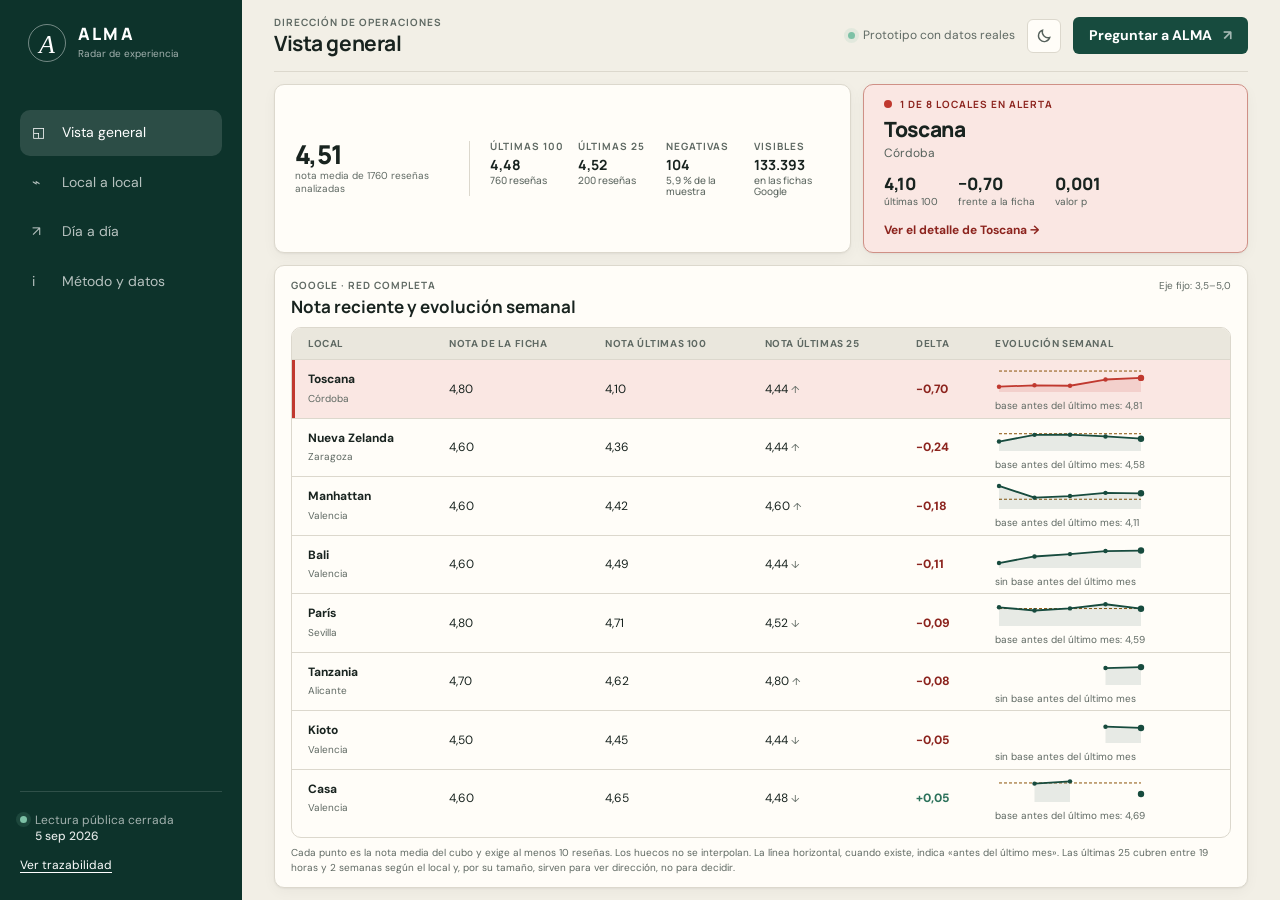
<file: proyectos/voltereta/index.html>
<!doctype html>
<html lang="es">
<head>
  <meta charset="utf-8">
  <meta name="viewport" content="width=device-width, initial-scale=1">
  <meta name="description" content="Voltereta ALMA: alertas operativas a partir de reseñas públicas recientes.">
  <title>Voltereta ALMA · Radar de experiencia</title>
  <link rel="stylesheet" href="styles.css">
  <!-- Antes de pintar: si el usuario ya eligio tema, se aplica aqui. Sin esto,
       la pagina parpadea en claro durante un fotograma antes de ponerse oscura. -->
  <script>try{var m=localStorage.getItem('alma-theme');if(m)document.documentElement.dataset.theme=m;}catch(e){}</script>
</head>
<body>
  <div class="app-shell">
    <aside class="sidebar">
      <a class="brand" href="#overview" aria-label="Voltereta ALMA, inicio">
        <span class="brand-mark">A</span>
        <span><strong>ALMA</strong><small>Radar de experiencia</small></span>
      </a>

      <nav class="nav" aria-label="Navegación principal">
        <button class="nav-item active" data-view="overview"><span>◱</span>Vista general</button>
        <button class="nav-item" data-view="panel"><span>⌁</span>Local a local</button>
        <button class="nav-item" data-view="day"><span>↗</span>Día a día</button>
        <button class="nav-item" data-view="method"><span>i</span>Método y datos</button>
      </nav>

      <div class="sidebar-foot">
        <div class="source-status"><i></i><span>Lectura pública cerrada<br><strong>5 sep 2026</strong></span></div>
        <button class="quiet-button" data-open-view="method">Ver trazabilidad</button>
      </div>
    </aside>

    <main class="main">
      <header class="topbar">
        <div>
          <p class="eyebrow">Dirección de Operaciones</p>
          <h1 id="view-title">Vista general</h1>
        </div>
        <div class="top-actions">
          <span class="live-pill"><i></i> Prototipo con datos reales</span>
          <button class="icon-button" id="theme-toggle" type="button" aria-pressed="false" title="Cambiar entre claro y oscuro"><svg viewBox="0 0 20 20" width="17" height="17" aria-hidden="true" fill="none" stroke="currentColor" stroke-width="1.6" stroke-linecap="round"></svg><span class="sr-only">Cambiar el tema</span></button>
          <button class="ask-button" id="open-ask">Preguntar a ALMA <span>↗</span></button>
        </div>
      </header>

      <section class="view active" id="overview-view">
        <div class="overview-head" aria-label="Resumen del grupo"></div>
        <article class="panel-card network-card">
          <div class="card-heading"><div><p class="eyebrow">Google · red completa</p><h3>Nota reciente y evolución semanal</h3></div><span class="confidence">Eje fijo: 3,5–5,0</span></div>
            <div class="table-wrap network-wrap"><table><thead><tr><th>Local</th><th>Nota de la ficha</th><th>Nota últimas 100</th><th>Nota últimas 25</th><th>Delta</th><th>Evolución semanal</th></tr></thead><tbody id="network-table"></tbody></table></div>
            <p class="chart-note">Cada punto es la nota media del cubo y exige al menos 10 reseñas. Los huecos no se interpolan. La línea horizontal, cuando existe, indica «antes del último mes». Las últimas 25 cubren entre 19 horas y 2 semanas según el local y, por su tamaño, sirven para ver dirección, no para decidir.</p>
        </article>
      </section>

      <section class="view" id="panel-view">
        <div class="page-intro compact"><p>Sin seleccionar nada se ve el grupo completo. Pulsa un local para ver solo el suyo.</p></div>
        <div class="day-toolbar"><button class="text-button" data-show-group>Grupo completo</button><div id="venue-picker" class="day-venue-picker"></div></div>
        <article class="panel-card venue-detail" id="venue-detail" aria-live="polite"></article>
      </section>

      <section class="view" id="day-view">
        <div class="page-intro compact"><p>Las semanas quedan a la izquierda y los días a la derecha. Pulsa un tramo para revisar las negativas.</p><p>Las fechas son estimadas desde la captura porque Google solo da fechas relativas; tienen un margen de un día.</p></div>
        <div class="day-toolbar"><button class="text-button" data-day-group>Grupo completo</button><div id="day-venue-picker" class="day-venue-picker"></div><button class="text-button" data-day-clear>Ver todos los tramos</button></div>
        <article class="panel-card timeline-card"><div class="timeline-legend"><span>Semanas</span><span>Días</span></div><div id="timeline" class="timeline" role="list"></div><p class="chart-note">Las semanas no incluyen los últimos seis días. El volumen aparece junto a cada tramo. El cubo «hace un mes» queda fuera de la serie.</p></article>
        <article class="panel-card day-detail" id="day-detail" aria-live="polite"></article>
        <p class="chart-note">La profundidad de la muestra varía según el local: Tanzania cubre una semana y Casa cubre un mes. Por eso los tramos antiguos pueden no tener datos según el local.</p>
      </section>

      <section class="view" id="method-view">
        <div class="page-intro"><p class="eyebrow">Trazabilidad</p><h2>Método y datos</h2><p>La señal se puede auditar y repetir. No sustituye los datos internos del restaurante.</p></div>
        <div class="method-grid">
          <article class="panel-card"><span class="step">01</span><h3>Google como sensor operativo</h3><p>Su volumen permite detectar velocidad y comparar bloques consecutivos de 100 reseñas dentro del mismo local.</p></article>
          <article class="panel-card"><span class="step">02</span><h3>Tripadvisor como contraste</h3><p>Se usa para reforzar un tema cuando aparece en ambas plataformas. Las estrellas no se mezclan porque sus muestras y sesgos son distintos.</p></article>
          <article class="panel-card"><span class="step">03</span><h3>La IA clasifica y propone</h3><p>Agrupa texto por motivo, señala concentraciones y redacta una comprobación. Una persona valida antes de actuar.</p></article>
          <article class="panel-card"><span class="step">04</span><h3>Datos internos cierran el diagnóstico</h3><p>Reservas, tiempos de cocina, turnos y ubicación de mesa permiten confirmar la causa y medir la corrección.</p></article>
        </div>
        <div class="decision-banner">
          <div><p class="eyebrow">Decisión metodológica</p><h3>No existe un “índice combinado” de estrellas</h3></div>
          <p>Google genera la alerta. Tripadvisor aumenta la confianza cuando confirma el mismo problema. Así evitamos que una media artificial oculte una subida reciente.</p>
        </div>
        <section class="method-grid">
          <article class="panel-card">
            <p class="eyebrow">Delta</p>
            <h3>Cuánto se ha separado el presente</h3>
            <p>Delta es la nota de la muestra reciente —las últimas 100 reseñas, o todas las disponibles si hay menos— menos la nota pública de la ficha. Kioto es el caso con una muestra más corta: 60 reseñas. La ficha resume miles de opiniones acumuladas durante años y se mueve muy despacio; la muestra reciente refleja lo que pasa ahora.</p>
            <p>En Toscana la ficha marca 4,80 y las últimas 100 reseñas 4,10, así que delta es -0,70: la reputación pública va por delante de la realidad y seguirá marcando 4,8 estrellas durante meses. Delta sirve para ordenar los locales por gravedad. No decide por sí solo si hay alerta.</p>
          </article>
          <article class="panel-card">
            <p class="eyebrow">P (valor p)</p>
            <h3>Si el cambio puede ser casualidad</h3>
            <p>En cualquier restaurante hay semanas con más quejas que otras sin que nada haya cambiado. El valor p responde a esta pregunta: si en realidad no hubiera cambiado nada, cuántas veces de cada 1.000 veríamos una diferencia tan grande como esta solo por azar?</p>
            <p>Un p de 0,001 es una de cada mil: tan raro que lo más sensato es pensar que sí ha cambiado algo. Un p de 0,48 ocurre casi la mitad de las veces por azar. No prueba que el local esté bien: dice que estos datos no permiten distinguir un cambio real de la variación normal, así que no justifica abrir una alerta ni movilizar al equipo. El panel usa el umbral habitual de 0,05. Cuidado: un p bajo dice que el cambio es difícil de explicar por azar. No dice que el cambio sea grande ni importante. Para eso está delta. Si en la columna aparece “muestra corta”, no hay reseñas suficientes para calcularlo. Eso no significa que no haya problema: significa que no se sabe.</p>
          </article>
          <article class="panel-card">
            <p class="eyebrow">Las dos cifras juntas</p>
            <h3>Qué abre una alerta</h3>
            <p>La alerta no se calcula con la nota, sino con el porcentaje de reseñas de 1 y 2 estrellas. Se compara ese porcentaje en las últimas 100 reseñas contra el resto de la muestra del mismo local, y se abre alerta solo si se cumplen las dos condiciones: el porcentaje de negativas ha subido, y el valor p está por debajo de 0,05.</p>
            <p>Por eso Bali no genera alerta aunque su p sea 0,022: sus negativas bajaron de 13 a 4 por cada 100. Es una mejora significativa, no un problema. Y por eso Nueva Zelanda tampoco: pasó de 5 a 7 negativas, que parece un empeoramiento, pero con p = 0,48 esa diferencia entra dentro de lo normal. Delta acompaña a la alerta para decir cuánto pesa, pero no la dispara.</p>
          </article>
        </section>
        <div class="source-box">
          <h3>Alcance de esta prueba</h3>
          <ul>
            <li>1.760 reseñas recientes de Google: 300 por cada local prioritario y 200 por los demás, salvo Kioto (60).</li>
            <li>Fichas Google de ocho locales: 133.393 valoraciones visibles en total; siete tienen dos bloques comparables.</li>
            <li>Captura cerrada el 5 de septiembre de 2026. Las fechas relativas se conservan como las muestra Google.</li>
          </ul>
          <div class="source-links">
            <a href="https://github.com/gosom/google-maps-scraper" target="_blank" rel="noreferrer">Extractor utilizado ↗</a>
            <a href="NOTA_DE_EVIDENCIA.md" target="_blank">Nota de evidencia ↗</a>
            <a href="metricas.csv" target="_blank">Métricas CSV ↗</a>
          </div>
        </div>
      </section>
    </main>
  </div>

  <dialog id="ask-dialog">
    <button class="dialog-close" id="close-ask" aria-label="Cerrar">×</button>
    <p class="eyebrow">Consulta operativa</p>
    <h2>Preguntar a ALMA</h2>
    <div class="suggestions">
      <button data-question="critical">¿Qué ha cambiado?</button>
      <button data-question="priority">¿Qué debería revisar hoy?</button>
      <button data-question="method">¿Por qué no mezclas Google y Tripadvisor?</button>
    </div>
    <form id="ask-form"><input id="ask-input" placeholder="Escribe una pregunta sobre los locales…" autocomplete="off"><button>Enviar</button></form>
    <div class="answer-box" id="answer-box"><span>ALMA usa la muestra cargada en este prototipo. No consulta datos internos.</span></div>
  </dialog>

  <script src="app.js"></script>
</body>
</html>
</file>
<file: proyectos/voltereta/styles.css>
@import url('https://fonts.googleapis.com/css2?family=DM+Sans:wght@400;500;600;700&family=Manrope:wght@500;600;700;800&display=swap');

/* ===========================================================================
   SISTEMA
   Ningun valor suelto fuera de este bloque. Si aparece un px en una regla que
   no sea una medida de dibujo (grosor de linea, tamano de un punto), es un error.
   =========================================================================== */
:root {
  color-scheme: light;

  /* Espaciado — base 4 */
  --s1: 4px;  --s2: 8px;  --s3: 12px; --s4: 16px; --s5: 20px;
  --s6: 24px; --s8: 32px; --s10: 40px; --s12: 48px; --s16: 64px;

  /* Tipografia — razon 1,22 desde 10px */
  --t1: 10px; --t2: 12px; --t3: 14px; --t4: 17px;
  --t5: 21px; --t6: 26px; --t7: 32px; --t8: 40px;
  --lh-tight: 1.15; --lh-snug: 1.35; --lh-body: 1.55;
  --track-caps: .1em;    /* versalitas */
  --track-tight: -.02em; /* titulares */

  /* Radios y elevacion */
  --r1: 6px; --r2: 10px; --r3: 16px; --r-full: 999px;
  --e1: 0 1px 2px rgba(12, 22, 19, .05), 0 4px 14px rgba(12, 22, 19, .04);
  --e2: 0 12px 32px rgba(12, 22, 19, .12), 0 2px 6px rgba(12, 22, 19, .06);
  --e3: 0 28px 80px rgba(9, 24, 20, .3);

  /* Movimiento */
  --d-micro: 140ms;  /* hover, focus */
  --d-state: 220ms;  /* seleccion */
  --d-enter: 320ms;  /* entrada de elemento */
  --d-view: 260ms;   /* cambio de vista */
  --ease: cubic-bezier(.2, .7, .3, 1);

  /* Marca */
  --brand-900: #0d332b;
  --brand-700: #174b3e;

  /* Sistema semantico — claro */
  --bg: #f2efe6;
  --surface: #fffdf8;
  --surface-2: #eae7dd;
  --border: #dcd8cd;
  --border-strong: #c4bfb0;
  --text: #18231f;
  --text-2: #55615b;
  --text-3: #5f6963;
  --accent: #174b3e;
  --accent-ink: #ffffff;
  --accent-soft: #e4eee8;
  --alert: #c0392f;
  --alert-ink: #8c241e;
  --alert-soft: #fae7e3;
  --ok: #2c725b;
  --ok-soft: #e1eee6;
  --warn: #8a5309;
  --warn-soft: #f6e9d2;
  --star: #8a5f0c;
  --sidebar-bg: var(--brand-900);
  --sidebar-text: #ffffff;
  --spark: var(--brand-700);
  --spark-fill: rgba(23, 75, 62, .1);
  --focus: #1d6fd0;
}

/* Esquema oscuro. Solo cambia el sistema semantico: la escala no se toca.
   Tres estados: preferencia del sistema, y las dos elecciones explicitas. */
@media (prefers-color-scheme: dark) {
  :root:not([data-theme="light"]) {
    color-scheme: dark;
    --bg: #0b1512;
    --surface: #131f1b;
    --surface-2: #1b2b25;
    --border: #27392f;
    --border-strong: #3a5145;
    --text: #e9efea;
    --text-2: #a7b8b0;
    --text-3: #8b9d95;
    --accent: #63c19b;
    --accent-ink: #06211a;
    --accent-soft: #163027;
    --alert: #e2695b;
    --alert-ink: #ffb3a7;
    --alert-soft: #331915;
    --ok: #63c19b;
    --ok-soft: #143025;
    --warn: #d79a45;
    --warn-soft: #2f2415;
    --star: #d9a441;
    --sidebar-bg: #081210;
    --sidebar-text: #e9efea;
    --spark: #63c19b;
    --spark-fill: rgba(99, 193, 155, .13);
    --focus: #6fb4ff;
    --e1: 0 1px 2px rgba(0, 0, 0, .3), 0 4px 14px rgba(0, 0, 0, .22);
    --e2: 0 12px 32px rgba(0, 0, 0, .45), 0 2px 6px rgba(0, 0, 0, .3);
    --e3: 0 28px 80px rgba(0, 0, 0, .6);
  }
}

:root[data-theme="dark"] {
  color-scheme: dark;
  --bg: #0b1512;
  --surface: #131f1b;
  --surface-2: #1b2b25;
  --border: #27392f;
  --border-strong: #3a5145;
  --text: #e9efea;
  --text-2: #a7b8b0;
  --text-3: #8b9d95;
  --accent: #63c19b;
  --accent-ink: #06211a;
  --accent-soft: #163027;
  --alert: #e2695b;
  --alert-ink: #ffb3a7;
  --alert-soft: #331915;
  --ok: #63c19b;
  --ok-soft: #143025;
  --warn: #d79a45;
  --warn-soft: #2f2415;
  --star: #d9a441;
  --sidebar-bg: #081210;
  --sidebar-text: #e9efea;
  --spark: #63c19b;
  --spark-fill: rgba(99, 193, 155, .13);
  --focus: #6fb4ff;
  --e1: 0 1px 2px rgba(0, 0, 0, .3), 0 4px 14px rgba(0, 0, 0, .22);
  --e2: 0 12px 32px rgba(0, 0, 0, .45), 0 2px 6px rgba(0, 0, 0, .3);
  --e3: 0 28px 80px rgba(0, 0, 0, .6);
}

/* ===========================================================================
   BASE
   =========================================================================== */
* { box-sizing: border-box; }
html { scroll-behavior: smooth; }
body {
  margin: 0;
  color: var(--text);
  background: var(--bg);
  font-family: "DM Sans", sans-serif;
  font-size: var(--t3);
  line-height: var(--lh-body);
  transition: background var(--d-state) var(--ease), color var(--d-state) var(--ease);
}
button, input { font: inherit; }
button, a { -webkit-tap-highlight-color: transparent; }
button { color: inherit; }

/* Toda cifra en columna se alinea por el decimal. */
table, .group-card, .alert-hero, .detail-metrics, .delta, .rating,
.dbr-n, .dbr-pct, .timeline-item { font-variant-numeric: tabular-nums; }

:focus-visible { outline: 2px solid var(--focus); outline-offset: 2px; border-radius: var(--r1); }

/* ===========================================================================
   ARMAZON
   =========================================================================== */
.app-shell { min-height: 100vh; display: grid; grid-template-columns: 242px minmax(0, 1fr); }

.sidebar {
  position: sticky; top: 0; height: 100vh;
  padding: var(--s6) var(--s5);
  display: flex; flex-direction: column;
  color: var(--sidebar-text); background: var(--sidebar-bg);
  transition: background var(--d-state) var(--ease);
}
.brand { color: inherit; text-decoration: none; display: flex; align-items: center; gap: var(--s3); padding: 0 var(--s2); }
.brand-mark {
  width: 38px; height: 38px; flex: 0 0 38px;
  display: grid; place-items: center;
  border: 1px solid rgba(255, 255, 255, .42); border-radius: var(--r-full);
  font-family: Georgia, serif; font-size: var(--t6); font-style: italic;
}
.brand strong { display: block; font: 800 var(--t4)/1 "Manrope", sans-serif; letter-spacing: .13em; }
.brand small { display: block; margin-top: var(--s1); color: rgba(255, 255, 255, .62); font-size: var(--t1); }
.nav { display: grid; gap: var(--s1); margin-top: var(--s12); }
.nav-item {
  width: 100%; padding: var(--s3);
  border: 0; border-radius: var(--r2);
  color: rgba(255, 255, 255, .7); background: transparent;
  text-align: left; cursor: pointer;
  display: grid; grid-template-columns: 22px 1fr auto; align-items: center; gap: var(--s2);
  font-size: var(--t3);
  transition: color var(--d-micro) var(--ease), background var(--d-micro) var(--ease);
}
.nav-item:hover { color: #fff; background: rgba(255, 255, 255, .08); }
.nav-item.active { color: #fff; background: rgba(255, 255, 255, .13); }
.nav-item b {
  min-width: 20px; padding: 2px var(--s1); border-radius: var(--r-full);
  color: #fff; background: var(--alert); font-size: var(--t1); font-weight: 800; text-align: center;
}
.sidebar-foot { margin-top: auto; padding-top: var(--s5); border-top: 1px solid rgba(255, 255, 255, .14); }
.source-status { display: flex; gap: var(--s2); align-items: flex-start; color: rgba(255, 255, 255, .62); font-size: var(--t2); line-height: var(--lh-snug); }
.source-status i, .live-pill i {
  width: 7px; height: 7px; flex: 0 0 7px; margin-top: var(--s1);
  border-radius: var(--r-full); background: #7dc1a6;
  box-shadow: 0 0 0 4px rgba(125, 193, 166, .14);
}
.source-status strong { color: rgba(255, 255, 255, .88); font-weight: 500; }
.quiet-button {
  margin-top: var(--s3); padding: 0;
  color: inherit; background: none; border: 0;
  font-size: var(--t2); text-decoration: underline; text-underline-offset: 3px; cursor: pointer;
}

.main { min-width: 0; padding: 0 var(--s8) var(--s16); }
.topbar {
  height: 88px; display: flex; align-items: center; justify-content: space-between; gap: var(--s4);
  border-bottom: 1px solid var(--border);
}
.topbar h1 { margin: 2px 0 0; font: 700 var(--t5)/var(--lh-tight) "Manrope", sans-serif; letter-spacing: var(--track-tight); }
.eyebrow { margin: 0; color: var(--text-3); font: 700 var(--t1)/1.4 "Manrope", sans-serif; letter-spacing: var(--track-caps); text-transform: uppercase; }
.top-actions { display: flex; align-items: center; gap: var(--s3); }
.live-pill { display: flex; gap: var(--s2); align-items: center; color: var(--text-3); font-size: var(--t2); }
.live-pill i { margin: 0; }

.icon-button {
  width: 34px; height: 34px; display: grid; place-items: center;
  border: 1px solid var(--border); border-radius: var(--r1);
  color: var(--text-2); background: var(--surface); cursor: pointer;
  font-size: var(--t3); line-height: 1;
  transition: color var(--d-micro) var(--ease), border-color var(--d-micro) var(--ease);
}
.icon-button:hover { color: var(--text); border-color: var(--border-strong); }

.ask-button {
  padding: var(--s2) var(--s4); border: 0; border-radius: var(--r1);
  color: var(--accent-ink); background: var(--accent);
  cursor: pointer; font-weight: 700; font-size: var(--t3);
  transition: filter var(--d-micro) var(--ease), transform var(--d-micro) var(--ease);
}
.ask-button:hover { filter: brightness(1.14); }
.ask-button:active { transform: translateY(1px); }
.ask-button span { margin-left: var(--s2); opacity: .6; }

.view { display: none; min-width: 0; max-width: 1280px; margin: 0 auto; }
.view.active { display: block; animation: view-in var(--d-view) var(--ease); }
@keyframes view-in { from { opacity: 0; transform: translateY(6px); } }

.text-button { border: 0; background: none; color: var(--accent); font-weight: 700; font-size: var(--t2); cursor: pointer; }
.text-button:hover { text-decoration: underline; text-underline-offset: 3px; }
.link-button { color: var(--accent); font-size: var(--t3); text-underline-offset: 4px; }
.sr-only { position: absolute; width: 1px; height: 1px; padding: 0; margin: -1px; overflow: hidden; clip-path: inset(50%); white-space: nowrap; }

.page-intro { padding: var(--s10) 0 var(--s6); }
.page-intro.compact { padding: var(--s5) 0 var(--s4); }
.page-intro h2 { margin: var(--s1) 0 0; font: 800 var(--t6)/var(--lh-tight) "Manrope", sans-serif; letter-spacing: var(--track-tight); }
.page-intro > p:not(.eyebrow) { max-width: 68ch; margin: var(--s2) 0 0; color: var(--text-2); font-size: var(--t3); }

.panel-card {
  border: 1px solid var(--border); border-radius: var(--r2);
  background: var(--surface); padding: var(--s6);
  box-shadow: var(--e1);
}
.card-heading { display: flex; justify-content: space-between; gap: var(--s5); align-items: flex-start; }
.card-heading h3, .source-box h3 { margin: var(--s1) 0 0; font: 700 var(--t4)/var(--lh-snug) "Manrope", sans-serif; }
.confidence { color: var(--text-3); font-size: var(--t1); white-space: nowrap; }
.chart-note { margin: var(--s4) 0 0; color: var(--text-3); font-size: var(--t1); line-height: 1.45; }

/* ===========================================================================
   VISTA GENERAL — el estado del grupo y el local en alerta
   Seis cifras del mismo peso no dicen donde mirar. La jerarquia la marca
   la alerta: quien entra tiene que saber en cinco segundos si hay problema.
   =========================================================================== */
.overview-head { min-width: 0; display: grid; grid-template-columns: minmax(0, 1.5fr) minmax(0, 1fr); gap: var(--s3); }

.group-card, .alert-hero {
  border: 1px solid var(--border); border-radius: var(--r2);
  background: var(--surface); padding: var(--s5);
  box-shadow: var(--e1);
}

.group-card { min-width: 0; display: grid; grid-template-columns: auto minmax(0, 1fr); gap: var(--s5); align-items: center; }
.group-figure { display: flex; flex-direction: column; gap: 2px; padding-right: var(--s5); border-right: 1px solid var(--border); }
.group-figure strong { font: 800 var(--t8)/1 "Manrope", sans-serif; letter-spacing: var(--track-tight); }
.group-figure span { color: var(--text-3); font-size: var(--t1); line-height: var(--lh-snug); max-width: 22ch; }
.group-stats { display: grid; grid-template-columns: repeat(4, minmax(0, 1fr)); gap: var(--s3); margin: 0; }
.group-stats > div { min-width: 0; }
.group-stats dt { color: var(--text-3); font: 700 var(--t1)/1.3 "Manrope", sans-serif; text-transform: uppercase; letter-spacing: var(--track-caps); }
.group-stats dd { margin: var(--s1) 0 0; font: 700 var(--t4)/1.1 "Manrope", sans-serif; }
.group-stats dd em { display: block; margin-top: 2px; color: var(--text-3); font-style: normal; font-size: var(--t1); font-weight: 500; }

.alert-hero {
  display: flex; flex-direction: column; gap: var(--s1);
  text-align: left; cursor: pointer; font: inherit;
  transition: transform var(--d-micro) var(--ease), box-shadow var(--d-micro) var(--ease);
}
.alert-hero:hover { transform: translateY(-2px); box-shadow: var(--e2); }
.alert-hero .eyebrow { display: flex; align-items: center; gap: var(--s2); }
.alert-hero.is-alert { border-color: color-mix(in srgb, var(--alert) 45%, var(--border)); background: var(--alert-soft); }
.alert-hero.is-alert .eyebrow { color: var(--alert-ink); }
.alert-hero.is-clear { border-color: color-mix(in srgb, var(--ok) 36%, var(--border)); background: var(--ok-soft); }
.alert-hero.is-clear .eyebrow { color: var(--ok); }
.alert-hero-name { margin-top: var(--s1); font: 800 var(--t6)/1 "Manrope", sans-serif; letter-spacing: var(--track-tight); }
.alert-hero-city { color: var(--text-2); font-size: var(--t2); }
.alert-hero-stats { display: flex; flex-wrap: wrap; gap: var(--s2) var(--s6); margin-top: var(--s3); }
.alert-hero-stats > div { display: flex; flex-direction: column; }
.alert-hero-stats b { font: 800 var(--t5)/1 "Manrope", sans-serif; }
.alert-hero-stats span { margin-top: 2px; color: var(--text-2); font-size: var(--t1); }
.alert-hero-cta { margin-top: auto; padding-top: var(--s3); color: var(--accent); font-size: var(--t2); font-weight: 700; }
.alert-hero.is-alert .alert-hero-cta { color: var(--alert-ink); }

/* Unico elemento que se mueve en reposo. Funcion: enfasis sobre un cambio
   que no debe pasar desapercibido. Si no hay alerta, no pulsa. */
.alert-dot { width: 8px; height: 8px; flex: 0 0 8px; border-radius: var(--r-full); background: var(--ok); }
.is-alert .alert-dot { background: var(--alert); animation: alert-pulse 2.8s var(--ease) infinite; }
@keyframes alert-pulse {
  0%, 62%, 100% { box-shadow: 0 0 0 0 color-mix(in srgb, var(--alert) 50%, transparent); }
  31% { box-shadow: 0 0 0 7px color-mix(in srgb, var(--alert) 0%, transparent); }
}

/* ===========================================================================
   TABLAS
   =========================================================================== */
.table-wrap { overflow-x: auto; border: 1px solid var(--border); border-radius: var(--r2); background: var(--surface); }
table { width: 100%; border-collapse: collapse; font-size: var(--t2); }
th {
  padding: var(--s3) var(--s4);
  color: var(--text-3); background: var(--surface-2);
  font-size: var(--t1); font-weight: 700; text-align: left;
  text-transform: uppercase; letter-spacing: .06em; white-space: nowrap;
}
td { padding: var(--s4); border-top: 1px solid var(--border); vertical-align: middle; }
.venue-name { display: flex; gap: var(--s2); align-items: center; min-width: 150px; }
.venue-avatar {
  width: 30px; height: 30px; flex: 0 0 30px;
  display: grid; place-items: center; border-radius: var(--r-full);
  color: var(--accent-ink); background: var(--accent);
  font: 700 var(--t1)/1 "Manrope", sans-serif;
}
.venue-name strong { display: block; font-size: var(--t3); }
.venue-name span { color: var(--text-3); font-size: var(--t1); }
.rating { color: var(--star); font-weight: 700; }
.delta { font-weight: 800; }
.delta.negative { color: var(--alert-ink); }
.delta.positive { color: var(--ok); }

.table-status, .severity {
  display: inline-flex; align-items: center;
  padding: var(--s1) var(--s2); border-radius: var(--r-full);
  white-space: nowrap; font: 700 var(--t1)/1.2 "Manrope", sans-serif;
}
.severity { border-radius: var(--r1); letter-spacing: .08em; font-weight: 800; }
.table-status.critical, .severity.critical { color: var(--alert-ink); background: var(--alert-soft); }
.table-status.watch, .severity.watch,
.table-status.incident, .severity.incident { color: var(--warn); background: var(--warn-soft); }
.table-status.improving, .severity.improving,
.table-status.no-signal, .severity.no-signal { color: var(--ok); background: var(--ok-soft); }
.table-status.unknown, .severity.unknown { color: var(--text-2); background: var(--surface-2); }

.venue-row { cursor: pointer; }
.venue-row td { transition: background var(--d-micro) var(--ease); }
.venue-row:hover td { background: var(--surface-2); }
.venue-row.selected td { background: var(--accent-soft); }
.venue-row.row-alert td { background: var(--alert-soft); }
.venue-row.row-alert:hover td { background: color-mix(in srgb, var(--alert-soft) 80%, var(--alert)); }
.venue-row.row-alert td:first-child { box-shadow: inset 3px 0 0 var(--alert); }

/* Entrada escalonada: ordena la lectura de arriba abajo. Solo la primera vez. */
.is-entering .venue-row { animation: row-in var(--d-enter) var(--ease) backwards; animation-delay: calc(var(--i, 0) * 35ms); }
@keyframes row-in { from { opacity: 0; transform: translateY(6px); } }

.sparkline { width: 150px; height: 32px; display: block; overflow: visible; }
.sparkline polyline { fill: none; stroke: var(--spark); stroke-width: 1.8; stroke-linecap: round; stroke-linejoin: round; }
.sparkline .spark-area { fill: var(--spark-fill); stroke: none; }
.sparkline circle { fill: var(--spark); }
.sparkline .spark-last { r: 3.2; }
.sparkline .spark-hit { fill: transparent; pointer-events: all; }
.sparkline .spark-base { stroke: var(--warn); stroke-width: 1; stroke-dasharray: 3 2; }
.row-alert .sparkline { --spark: var(--alert); --spark-fill: color-mix(in srgb, var(--alert) 13%, transparent); }
.baseline-label { display: block; margin-top: 2px; color: var(--text-3); font-size: var(--t1); }
.network-card { grid-column: 1 / -1; }
.network-wrap { margin-top: var(--s4); }
.network-wrap th:last-child, .network-wrap td:last-child { min-width: 210px; }
.network-wrap small { color: var(--text-3); font-size: var(--t1); }

/* ===========================================================================
   DETALLE DE LOCAL
   =========================================================================== */
.venue-detail { margin-top: var(--s4); }
.venue-detail h2 { margin: var(--s3) var(--s8) var(--s2) 0; font: 800 var(--t6)/var(--lh-tight) "Manrope", sans-serif; letter-spacing: var(--track-tight); }
.detail-lead { color: var(--text-2); font-size: var(--t3); line-height: var(--lh-body); max-width: 78ch; }
.detail-metrics {
  margin: var(--s6) 0; display: grid; grid-template-columns: repeat(4, minmax(0, 1fr));
  border: 1px solid var(--border); border-radius: var(--r2); overflow: hidden;
}
.detail-metrics > div { padding: var(--s4); border-right: 1px solid var(--border); }
.detail-metrics > div:last-child { border-right: 0; }
.detail-metrics strong { display: block; font: 800 var(--t5)/1.1 "Manrope", sans-serif; }
.detail-metrics span { display: block; margin-top: var(--s1); color: var(--text-3); font-size: var(--t1); }
.detail-section { padding: var(--s5) 0; border-top: 1px solid var(--border); }
.detail-section h3 { margin: 0 0 var(--s3); font: 700 var(--t4)/var(--lh-snug) "Manrope", sans-serif; }
.detail-insights-grid { display: grid; grid-template-columns: repeat(2, minmax(0, 1fr)); gap: var(--s6); }
.detail-insights-grid .detail-section { min-width: 0; }
.insight-note { margin: var(--s2) 0 0; color: var(--text-3); font-size: var(--t1); line-height: 1.45; }

.evidence-item { margin-top: var(--s2); padding: var(--s3); border-radius: var(--r1); background: var(--surface-2); }
.evidence-item strong { font-size: var(--t2); }
.evidence-item p { margin: var(--s1) 0 0; color: var(--text-2); font-size: var(--t2); line-height: 1.5; }
.evidence-item a { display: inline-block; margin-top: var(--s2); color: var(--accent); font-size: var(--t2); font-weight: 700; text-underline-offset: 3px; }
.evidence-item.caution { color: var(--warn); background: var(--warn-soft); }
.evidence-item.caution p { color: inherit; }
.star-rating { color: var(--star); letter-spacing: .05em; }
.action-box { padding: var(--s4); border-radius: var(--r1); background: var(--accent-soft); }
.action-box strong { display: block; font-size: var(--t3); }
.action-box ol { margin-bottom: 0; padding-left: var(--s4); color: var(--text-2); font-size: var(--t2); line-height: 1.5; }

/* --- graficos de doble barra --- */
.double-bar-legend { display: flex; flex-wrap: wrap; gap: var(--s3); margin: 0 0 var(--s3); color: var(--text-3); font-size: var(--t1); }
.double-bar-legend span { display: inline-flex; align-items: center; gap: var(--s1); }
.double-bar-legend i { width: 9px; height: 9px; flex: 0 0 9px; border-radius: 2px; }
.double-bar-chart { display: grid; gap: var(--s2); }
.double-bar-row { display: grid; grid-template-columns: 84px minmax(0, 1fr); gap: var(--s2); align-items: start; font-size: var(--t1); }
.dbr-label { color: var(--text); font-weight: 600; padding-top: 2px; font-size: var(--t2); }
.dbr-label small { display: block; color: var(--text-3); font-weight: 400; }
.double-bars { min-width: 0; display: grid; grid-template-columns: auto minmax(0, 1fr) auto; gap: var(--s1) var(--s2); align-items: center; }
.double-bars i {
  min-width: 2px; height: 11px; border-radius: 3px; display: block; font-style: normal;
  transform-origin: left center; animation: bar-in var(--d-enter) var(--ease) backwards;
}
@keyframes bar-in { from { transform: scaleX(0); } }
.dbr-n { min-width: 22px; color: var(--text); font-size: var(--t1); font-weight: 700; line-height: 1; text-align: right; }
.dbr-pct { color: var(--text-2); font-size: var(--t1); line-height: 1; white-space: nowrap; text-align: right; }
.series-recent { background: var(--alert); }
.series-rest { background: var(--accent); }

/* ===========================================================================
   DIA A DIA
   =========================================================================== */
.day-toolbar { margin: 0 0 var(--s4); display: flex; gap: var(--s3); align-items: center; flex-wrap: wrap; }
.day-venue-picker { display: flex; gap: var(--s1); flex-wrap: wrap; }
.day-venue-button {
  padding: var(--s1) var(--s3); border: 1px solid var(--border); border-radius: var(--r-full);
  color: var(--text-2); background: var(--surface); cursor: pointer; font-size: var(--t2);
  transition: color var(--d-micro) var(--ease), border-color var(--d-micro) var(--ease), background var(--d-micro) var(--ease);
}
.day-venue-button:hover { color: var(--text); border-color: var(--border-strong); }
.day-venue-button.selected { color: var(--accent-ink); border-color: var(--accent); background: var(--accent); }
.timeline-card { overflow-x: auto; }
.timeline-legend {
  min-width: 830px; display: grid; grid-template-columns: repeat(11, 1fr); gap: var(--s2);
  margin-bottom: var(--s1); color: var(--text-3); font: 700 var(--t1)/1.4 "Manrope", sans-serif;
  text-transform: uppercase; letter-spacing: .08em;
}
.timeline-legend span:first-child { grid-column: span 4; padding-left: var(--s1); }
.timeline-legend span:last-child { grid-column: span 7; margin-left: var(--s4); padding-left: var(--s5); border-left: 2px solid var(--border); }
.timeline { min-width: 830px; display: grid; grid-template-columns: repeat(11, 1fr); gap: var(--s2); align-items: end; padding: var(--s4) 0 0; border-bottom: 1px solid var(--border); }
.timeline-item {
  min-height: 240px; padding: 0 var(--s1) var(--s3);
  display: flex; flex-direction: column; justify-content: end; align-items: center;
  border: 0; border-bottom: 3px solid transparent; background: transparent; cursor: pointer;
  transition: background var(--d-micro) var(--ease);
}
.timeline-item:hover { background: var(--surface-2); }
.timeline-item.day-separator { margin-left: var(--s4); padding-left: var(--s5); border-left: 2px solid var(--border); }
.timeline-item.selected { background: var(--accent-soft); border-bottom-color: var(--alert); }
.timeline-item > strong { min-height: 22px; color: var(--alert-ink); font: 800 var(--t1)/1.25 "Manrope", sans-serif; }
.timeline-item.no-data { opacity: .7; }
.timeline-item.no-data > strong { color: var(--text-3); }
.timeline-item i {
  width: 30px; height: 115px; margin: var(--s2) 0;
  display: flex; align-items: end; border-radius: var(--r1) var(--r1) 0 0; background: var(--alert-soft);
}
.timeline-item i b {
  width: 100%; display: block; border-radius: var(--r1) var(--r1) 0 0; background: var(--alert);
  transform-origin: bottom; animation: col-in var(--d-enter) var(--ease) backwards;
}
@keyframes col-in { from { transform: scaleY(0); } }
.timeline-item small { margin-top: var(--s1); color: var(--text-3); font-size: var(--t1); }
.timeline-item label { margin-top: var(--s2); color: var(--text-3); font-size: var(--t1); white-space: nowrap; cursor: inherit; }
.day-detail { margin-top: var(--s4); }
.day-detail-group + .day-detail-group { margin-top: var(--s5); padding-top: var(--s4); border-top: 1px solid var(--border); }
.day-detail-group h3 { margin-bottom: var(--s3); }

/* ===========================================================================
   METODO Y DATOS
   =========================================================================== */
.method-grid { display: grid; grid-template-columns: repeat(2, minmax(0, 1fr)); gap: var(--s3); }
.method-grid .panel-card { min-height: 180px; }
.step { color: var(--alert); font: 800 var(--t2)/1 "Manrope", sans-serif; }
.method-grid h3 { margin: var(--s4) 0 var(--s2); font: 700 var(--t4)/var(--lh-snug) "Manrope", sans-serif; }
.method-grid p, .decision-banner p, .source-box { color: var(--text-2); font-size: var(--t3); line-height: var(--lh-body); }
.decision-banner {
  margin-top: var(--s3); padding: var(--s6);
  display: grid; grid-template-columns: .8fr 1.2fr; gap: var(--s10); align-items: center;
  border-radius: var(--r2); color: #fff; background: var(--brand-900);
}
.decision-banner h3 { margin: var(--s1) 0 0; font: 700 var(--t4)/var(--lh-snug) "Manrope", sans-serif; }
.decision-banner p { margin: 0; color: rgba(255, 255, 255, .74); }
.decision-banner .eyebrow { color: rgba(255, 255, 255, .52); }
.source-box { margin-top: var(--s3); padding: var(--s6); border: 1px solid var(--border); border-radius: var(--r2); background: var(--surface); }
.source-box h3 { color: var(--text); }
.source-box ul { padding-left: var(--s5); }
.source-box li { margin-bottom: var(--s1); }
.source-links { display: flex; flex-wrap: wrap; gap: var(--s2); margin-top: var(--s4); }
.source-links a {
  padding: var(--s1) var(--s3); border: 1px solid var(--border); border-radius: var(--r1);
  color: var(--accent); text-decoration: none; font-size: var(--t2); font-weight: 700;
  transition: border-color var(--d-micro) var(--ease);
}
.source-links a:hover { border-color: var(--accent); }

/* ===========================================================================
   DIALOGO
   =========================================================================== */
dialog {
  width: min(620px, 92vw); padding: var(--s8);
  border: 0; border-radius: var(--r3);
  color: var(--text); background: var(--surface); box-shadow: var(--e3);
}
dialog::backdrop { background: rgba(6, 16, 13, .58); }
dialog h2 { margin: var(--s1) 0 var(--s5); font: 800 var(--t6)/var(--lh-tight) "Manrope", sans-serif; letter-spacing: var(--track-tight); }
.dialog-close {
  width: 32px; height: 32px; position: absolute; right: var(--s5); top: var(--s5);
  border: 1px solid var(--border); border-radius: var(--r-full);
  color: var(--text-2); background: var(--surface); cursor: pointer; font-size: var(--t5); line-height: 1;
}
.suggestions { display: flex; flex-wrap: wrap; gap: var(--s2); }
.suggestions button {
  padding: var(--s2) var(--s3); border: 1px solid var(--border); border-radius: var(--r-full);
  color: var(--text); background: var(--surface); cursor: pointer; font-size: var(--t2);
  transition: border-color var(--d-micro) var(--ease);
}
.suggestions button:hover { border-color: var(--accent); }
#ask-form { margin-top: var(--s4); display: grid; grid-template-columns: 1fr auto; }
#ask-form input {
  min-width: 0; padding: var(--s3); border: 1px solid var(--border); border-right: 0;
  border-radius: var(--r1) 0 0 var(--r1); color: var(--text); background: var(--surface); outline: none;
}
#ask-form button { padding: 0 var(--s4); border: 0; border-radius: 0 var(--r1) var(--r1) 0; color: var(--accent-ink); background: var(--accent); cursor: pointer; }
.answer-box { min-height: 72px; margin-top: var(--s4); padding: var(--s4); border-radius: var(--r1); color: var(--text-2); background: var(--surface-2); font-size: var(--t2); line-height: var(--lh-body); }

/* ===========================================================================
   VISTA GENERAL SIN DESPLAZAMIENTO
   La altura disponible se reparte entre cabecera, franja y tabla.
   =========================================================================== */
.main.fits-screen { height: 100vh; overflow: hidden; padding-bottom: var(--s3); display: flex; flex-direction: column; min-height: 0; }
.main.fits-screen > .topbar { height: 72px; flex: 0 0 auto; }
#overview-view.active { display: flex; flex-direction: column; gap: var(--s3); min-height: 0; padding-top: var(--s3); }
.main.fits-screen > #overview-view { flex: 1 1 auto; }
#overview-view .network-card { flex: 1 1 auto; min-height: 0; display: flex; flex-direction: column; padding: var(--s3) var(--s4); }
#overview-view .network-wrap { flex: 1 1 auto; min-height: 0; overflow: auto; margin-top: var(--s2); }
#overview-view th { padding-top: var(--s2); padding-bottom: var(--s2); }
#overview-view td { padding-top: var(--s1); padding-bottom: var(--s1); }
#overview-view .chart-note { margin-top: var(--s2); }
#overview-view .group-card, #overview-view .alert-hero { padding: var(--s3) var(--s5); }
#overview-view .group-figure strong { font-size: var(--t6); }
#overview-view .group-stats dd { font-size: var(--t3); }
#overview-view .alert-hero-name { font-size: var(--t5); }
#overview-view .alert-hero-stats { margin-top: var(--s2); gap: var(--s1) var(--s5); }
#overview-view .alert-hero-stats b { font-size: var(--t4); }
#overview-view .alert-hero-cta { padding-top: var(--s2); }

/* ===========================================================================
   RESPONSIVE
   =========================================================================== */
/* Por debajo de 1180 no cabe una pantalla fija: se desmonta el reparto de altura
   y la vista general vuelve a ser una pagina normal que se desplaza. */
@media (max-width: 1180px) {
  .overview-head { grid-template-columns: 1fr; }
  .main.fits-screen { display: block; height: auto; overflow: visible; }
  #overview-view.active { display: block; padding-top: var(--s4); }
  #overview-view.active > * + * { margin-top: var(--s3); }
  #overview-view .network-card { display: block; padding: var(--s5); }
  #overview-view .network-wrap { overflow-x: auto; }
  #overview-view td, #overview-view th { padding-top: var(--s3); padding-bottom: var(--s3); }
}

@media (max-width: 1050px) {
  .app-shell { grid-template-columns: 84px minmax(0, 1fr); }
  .sidebar { padding: var(--s6) var(--s3); }
  .brand > span:last-child, .nav-item:not(.active) b { display: none; }
  .nav-item { font-size: 0; }
  .nav-item { grid-template-columns: 1fr; text-align: center; }
  .nav-item span { font-size: var(--t4); }
  .sidebar-foot { display: none; }
  .group-card { grid-template-columns: 1fr; }
  .group-figure { padding-right: 0; padding-bottom: var(--s3); border-right: 0; border-bottom: 1px solid var(--border); }
}

@media (max-width: 760px) {
  .app-shell { display: block; }
  .sidebar { position: static; width: 100%; height: auto; padding: var(--s3); flex-direction: row; align-items: center; overflow-x: auto; }
  .brand { padding: 0; }
  .brand > span:last-child { display: block; }
  .nav { margin: 0 0 0 auto; display: flex; }
  .nav-item { width: 42px; padding: var(--s2); }
  .main { padding: 0 var(--s4) var(--s12); }
  .topbar { height: 72px; }
  .topbar .eyebrow, .live-pill { display: none; }
  .ask-button { padding: var(--s2) var(--s3); font-size: var(--t2); }
  .group-stats { grid-template-columns: repeat(2, minmax(0, 1fr)); }
  .method-grid, .decision-banner { grid-template-columns: 1fr; }
  .detail-metrics { grid-template-columns: repeat(2, minmax(0, 1fr)); }
  .detail-metrics > div:nth-child(2n) { border-right: 0; }
  .detail-metrics > div:nth-child(-n+2) { border-bottom: 1px solid var(--border); }
  .detail-insights-grid { grid-template-columns: 1fr; gap: 0; }
}

/* ===========================================================================
   MOVIMIENTO REDUCIDO — no negociable
   =========================================================================== */
@media (prefers-reduced-motion: reduce) {
  html { scroll-behavior: auto; }
  *, *::before, *::after {
    animation-duration: 1ms !important;
    animation-iteration-count: 1 !important;
    transition-duration: 1ms !important;
  }
}
</file>
